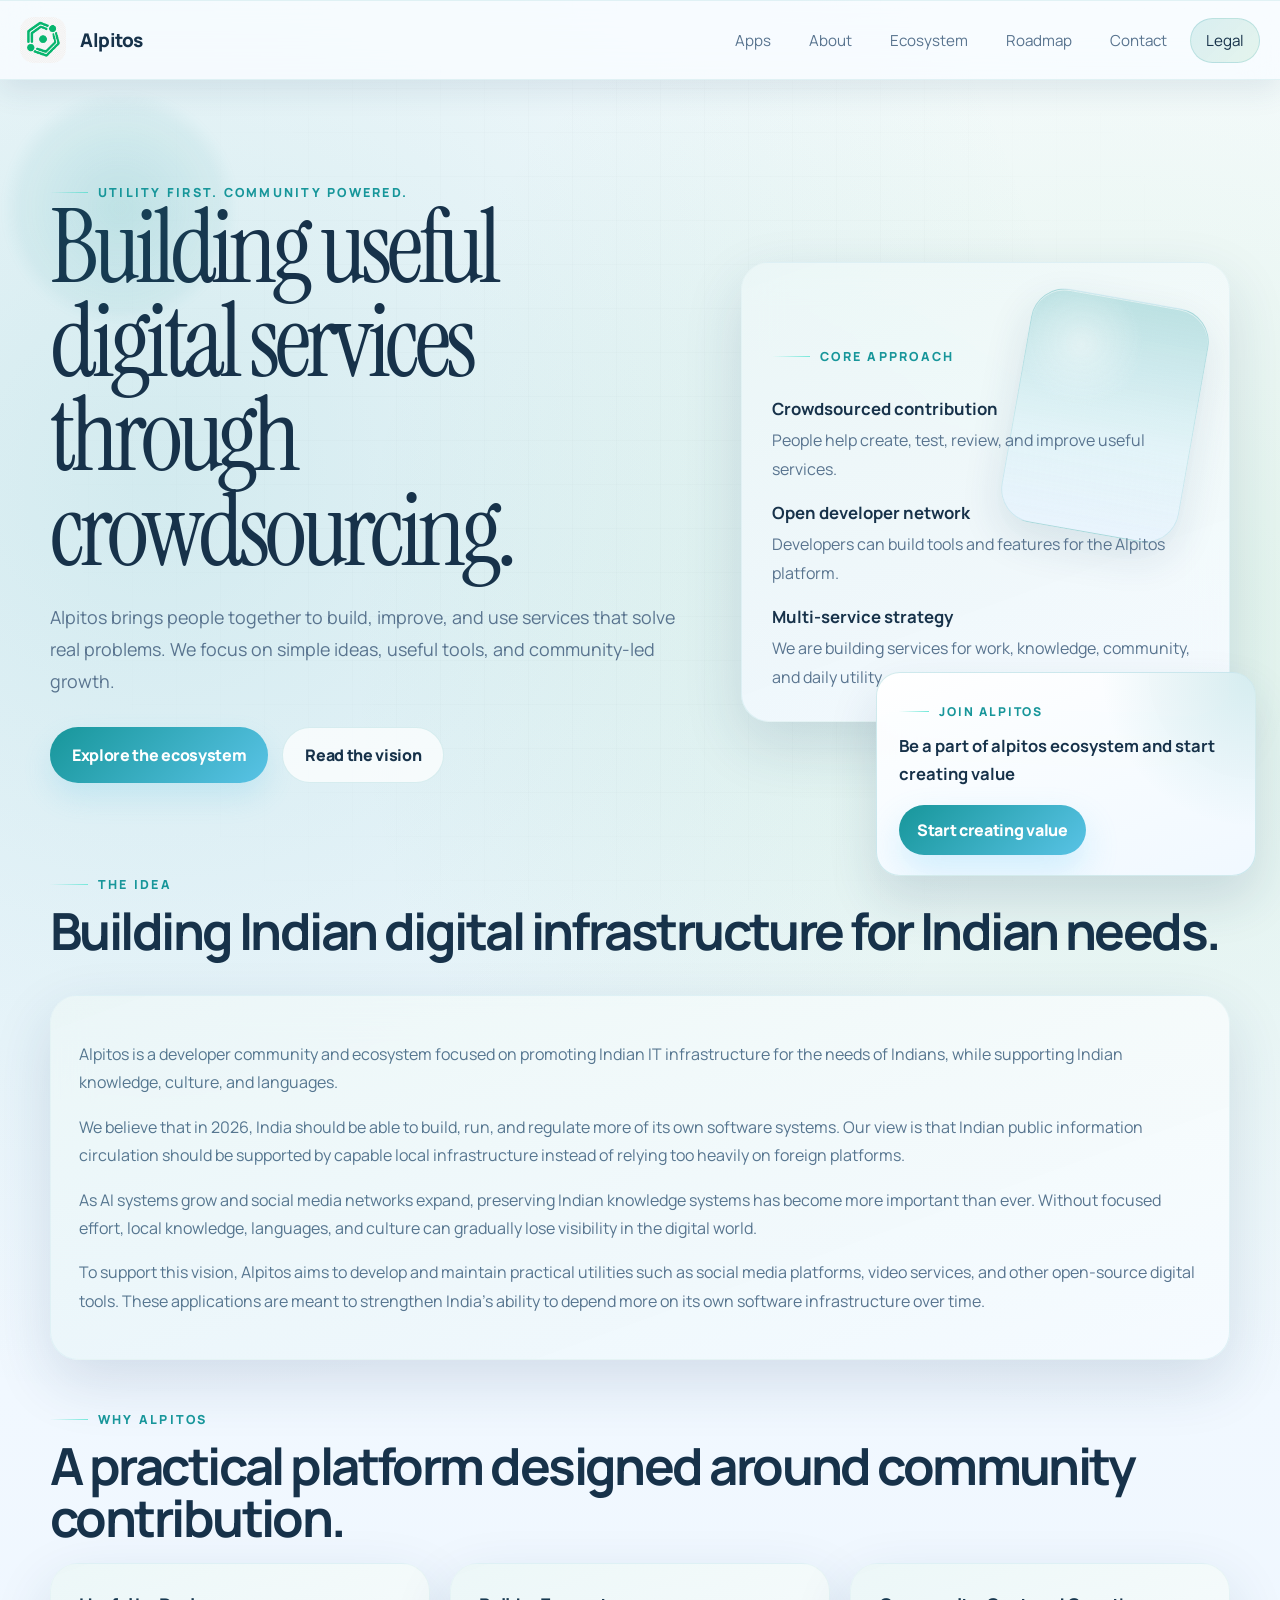
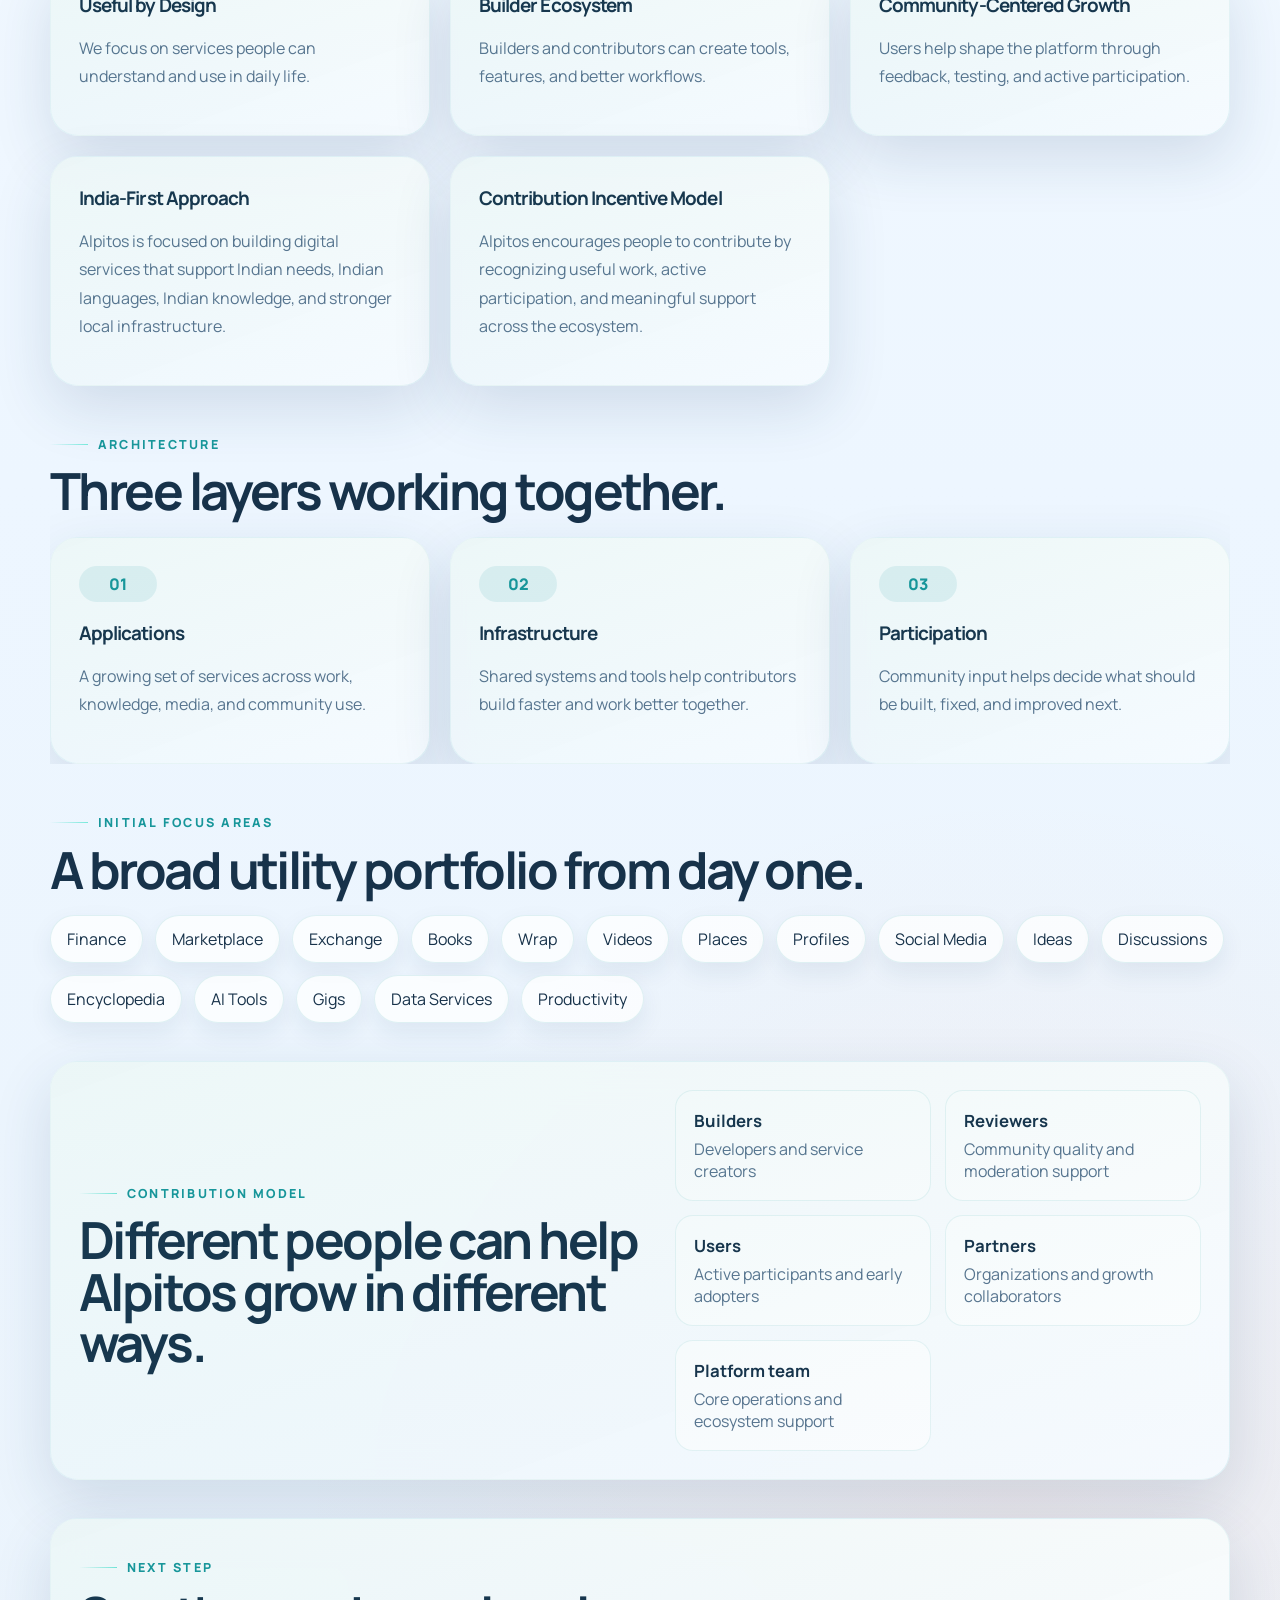
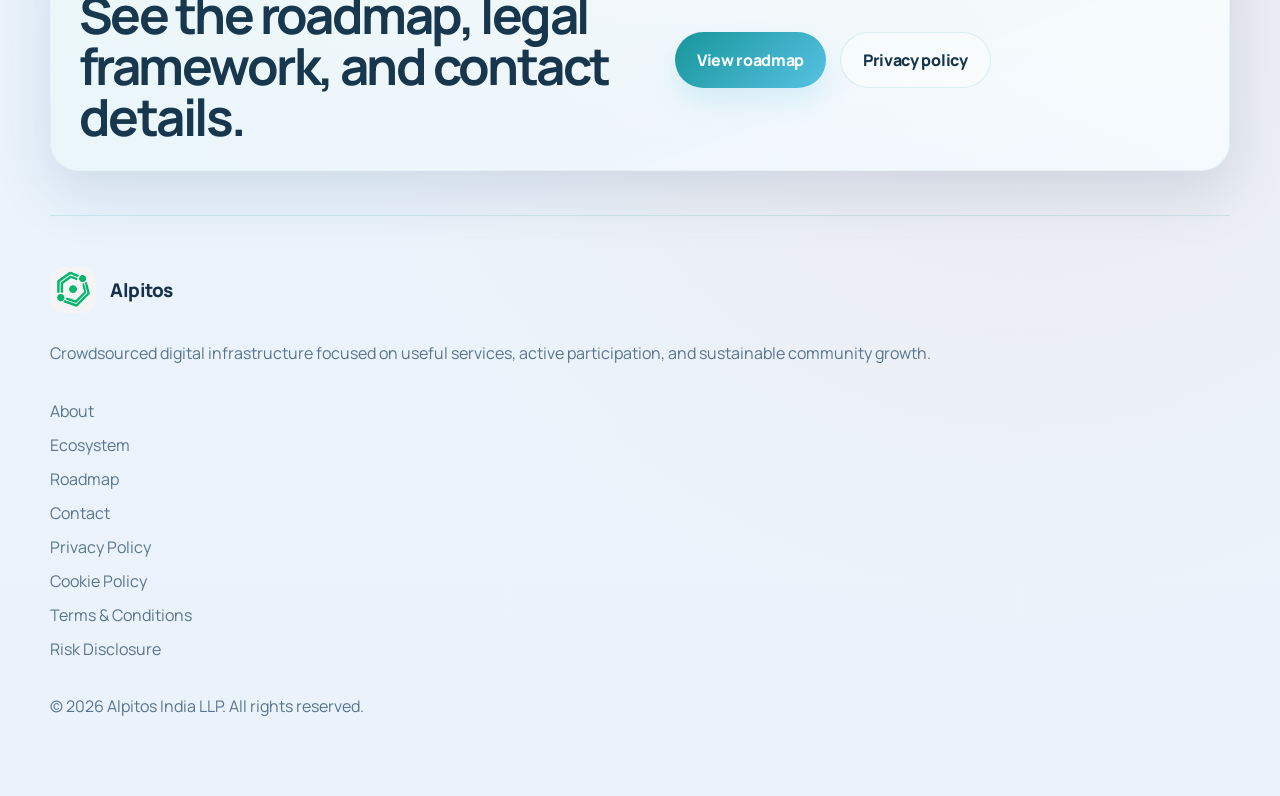
<file: index.html>
<!DOCTYPE html>
<html lang="en">
  <head>
    <meta charset="UTF-8" />
    <meta name="viewport" content="width=device-width, initial-scale=1.0" />
    <title>Alpitos | Crowdsourced Utility Platform</title>
    <meta
      name="description"
      content="Alpitos is building a crowdsourced utility platform where contributors, builders, and users create practical services with measurable community value."
    />
    <link rel="icon" href="favicon.ico" sizes="any" />
    <link rel="icon" type="image/png" sizes="32x32" href="favicon-32x32.png" />
    <link rel="icon" type="image/png" sizes="16x16" href="favicon-16x16.png" />
    <link rel="apple-touch-icon" sizes="180x180" href="apple-touch-icon.png" />
    <link rel="preconnect" href="https://fonts.googleapis.com" />
    <link rel="preconnect" href="https://fonts.gstatic.com" crossorigin />
    <link
      href="https://fonts.googleapis.com/css2?family=Instrument+Serif:ital@0;1&family=Manrope:wght@400;500;600;700;800&display=swap"
      rel="stylesheet"
    />
    <link rel="stylesheet" href="styles.css" />
    <script defer src="script.js"></script>
  </head>
  <body>
    <div class="page-shell">
      <header class="site-header">
        <a class="brand" href="index.html" aria-label="Alpitos home">
          <span class="brand-mark">A</span>
          <span class="brand-text">Alpitos</span>
        </a>
        <button class="nav-toggle" type="button" aria-expanded="false" aria-controls="site-nav">
          Menu
        </button>
        <nav id="site-nav" class="site-nav">
          <a href="https://apps.alpitos.com" target="_blank" rel="noreferrer">Apps</a>
          <a href="about.html">About</a>
          <a href="ecosystem.html">Ecosystem</a>
          <a href="roadmap.html">Roadmap</a>
          <a href="contact.html">Contact</a>
          <a class="nav-cta" href="terms-and-conditions.html">Legal</a>
        </nav>
      </header>

      <main>
        <section class="hero">
          <div class="eyebrow">Utility first. Community powered.</div>
          <div class="hero-grid">
            <div>
              <h1>Building useful digital services through crowdsourcing.</h1>
              <p class="lead">
                Alpitos brings people together to build, improve, and use services that solve
                real problems. We focus on simple ideas, useful tools, and community-led growth.
              </p>
              <div class="hero-actions">
                <a class="button primary" href="ecosystem.html">Explore the ecosystem</a>
                <a class="button secondary" href="about.html">Read the vision</a>
              </div>
            </div>
            <aside class="hero-card">
              <p class="card-label">Core approach</p>
              <ul class="metric-list">
                <li>
                  <strong>Crowdsourced contribution</strong>
                  <span>People help create, test, review, and improve useful services.</span>
                </li>
                <li>
                  <strong>Open developer network</strong>
                  <span>Developers can build tools and features for the Alpitos platform.</span>
                </li>
                <li>
                  <strong>Multi-service strategy</strong>
                  <span>We are building services for work, knowledge, community, and daily utility.</span>
                </li>
              </ul>
            </aside>
          </div>
        </section>

        <section class="section">
          <div class="section-heading">
            <p class="eyebrow">The idea</p>
            <h2>Building Indian digital infrastructure for Indian needs.</h2>
          </div>
          <div class="legal-copy">
            <p>
              Alpitos is a developer community and ecosystem focused on promoting Indian IT
              infrastructure for the needs of Indians, while supporting Indian knowledge, culture,
              and languages.
            </p>
            <p>
              We believe that in 2026, India should be able to build, run, and regulate more of
              its own software systems. Our view is that Indian public information circulation
              should be supported by capable local infrastructure instead of relying too heavily on
              foreign platforms.
            </p>
            <p>
              As AI systems grow and social media networks expand, preserving Indian knowledge
              systems has become more important than ever. Without focused effort, local knowledge,
              languages, and culture can gradually lose visibility in the digital world.
            </p>
            <p>
              To support this vision, Alpitos aims to develop and maintain practical utilities such
              as social media platforms, video services, and other open-source digital tools. These
              applications are meant to strengthen India's ability to depend more on its own
              software infrastructure over time.
            </p>
          </div>
        </section>

        <section class="section">
          <div class="section-heading">
            <p class="eyebrow">Why Alpitos</p>
            <h2>A practical platform designed around community contribution.</h2>
          </div>
          <div class="feature-grid">
            <article class="feature-card">
              <h3>Useful by Design</h3>
              <p>
                We focus on services people can understand and use in daily life.
              </p>
            </article>
            <article class="feature-card">
              <h3>Builder Ecosystem</h3>
              <p>
                Builders and contributors can create tools, features, and better workflows.
              </p>
            </article>
            <article class="feature-card">
              <h3>Community-Centered Growth</h3>
              <p>
                Users help shape the platform through feedback, testing, and active participation.
              </p>
            </article>
            <article class="feature-card">
              <h3>India-First Approach</h3>
              <p>
                Alpitos is focused on building digital services that support Indian needs, Indian
                languages, Indian knowledge, and stronger local infrastructure.
              </p>
            </article>
            <article class="feature-card">
              <h3>Contribution Incentive Model</h3>
              <p>
                Alpitos encourages people to contribute by recognizing useful work, active
                participation, and meaningful support across the ecosystem.
              </p>
            </article>
          </div>
        </section>

        <section class="section spotlight">
          <div class="section-heading">
            <p class="eyebrow">Architecture</p>
            <h2>Three layers working together.</h2>
          </div>
          <div class="pillars">
            <article>
              <span>01</span>
              <h3>Applications</h3>
              <p>
                A growing set of services across work, knowledge, media, and community use.
              </p>
            </article>
            <article>
              <span>02</span>
              <h3>Infrastructure</h3>
              <p>
                Shared systems and tools help contributors build faster and work better together.
              </p>
            </article>
            <article>
              <span>03</span>
              <h3>Participation</h3>
              <p>
                Community input helps decide what should be built, fixed, and improved next.
              </p>
            </article>
          </div>
        </section>

        <section class="section">
          <div class="section-heading">
            <p class="eyebrow">Initial focus areas</p>
            <h2>A broad utility portfolio from day one.</h2>
          </div>
          <div class="tag-cloud">
            <span>Finance</span>
            <span>Marketplace</span>
            <span>Exchange</span>
            <span>Books</span>
            <span>Wrap</span>
            <span>Videos</span>
            <span>Places</span>
            <span>Profiles</span>
            <span>Social Media</span>
            <span>Ideas</span>
            <span>Discussions</span>
            <span>Encyclopedia</span>
            <span>AI Tools</span>
            <span>Gigs</span>
            <span>Data Services</span>
            <span>Productivity</span>
          </div>
        </section>

        <section class="section split-banner">
          <div>
            <p class="eyebrow">Contribution model</p>
            <h2>Different people can help Alpitos grow in different ways.</h2>
          </div>
          <div class="allocation-card">
            <a href="builders.html"><strong>Builders</strong><span>Developers and service creators</span></a>
            <a href="reviewers.html"><strong>Reviewers</strong><span>Community quality and moderation support</span></a>
            <a href="users.html"><strong>Users</strong><span>Active participants and early adopters</span></a>
            <a href="partners.html"><strong>Partners</strong><span>Organizations and growth collaborators</span></a>
            <a href="platform-team.html"><strong>Platform team</strong><span>Core operations and ecosystem support</span></a>
          </div>
        </section>

        <section class="section cta-panel">
          <div>
            <p class="eyebrow">Next step</p>
            <h2>See the roadmap, legal framework, and contact details.</h2>
          </div>
          <div class="hero-actions">
            <a class="button primary" href="roadmap.html">View roadmap</a>
            <a class="button secondary" href="privacy-policy.html">Privacy policy</a>
          </div>
        </section>
      </main>

      <footer class="site-footer">
        <div>
          <a class="brand footer-brand" href="index.html">
            <span class="brand-mark">A</span>
            <span class="brand-text">Alpitos</span>
          </a>
          <p class="footer-copy">
            Crowdsourced digital infrastructure focused on useful services, active participation,
            and sustainable community growth.
          </p>
        </div>
        <div class="footer-links">
          <a href="about.html">About</a>
          <a href="ecosystem.html">Ecosystem</a>
          <a href="roadmap.html">Roadmap</a>
          <a href="contact.html">Contact</a>
          <a href="privacy-policy.html">Privacy Policy</a>
          <a href="cookie-policy.html">Cookie Policy</a>
          <a href="terms-and-conditions.html">Terms & Conditions</a>
          <a href="risk-disclosure.html">Risk Disclosure</a>
        </div>
        <p class="footer-note">
          &copy; <span id="current-year"></span> Alpitos India LLP. All rights reserved.
        </p>
      </footer>
    </div>
  </body>
</html>
</file>
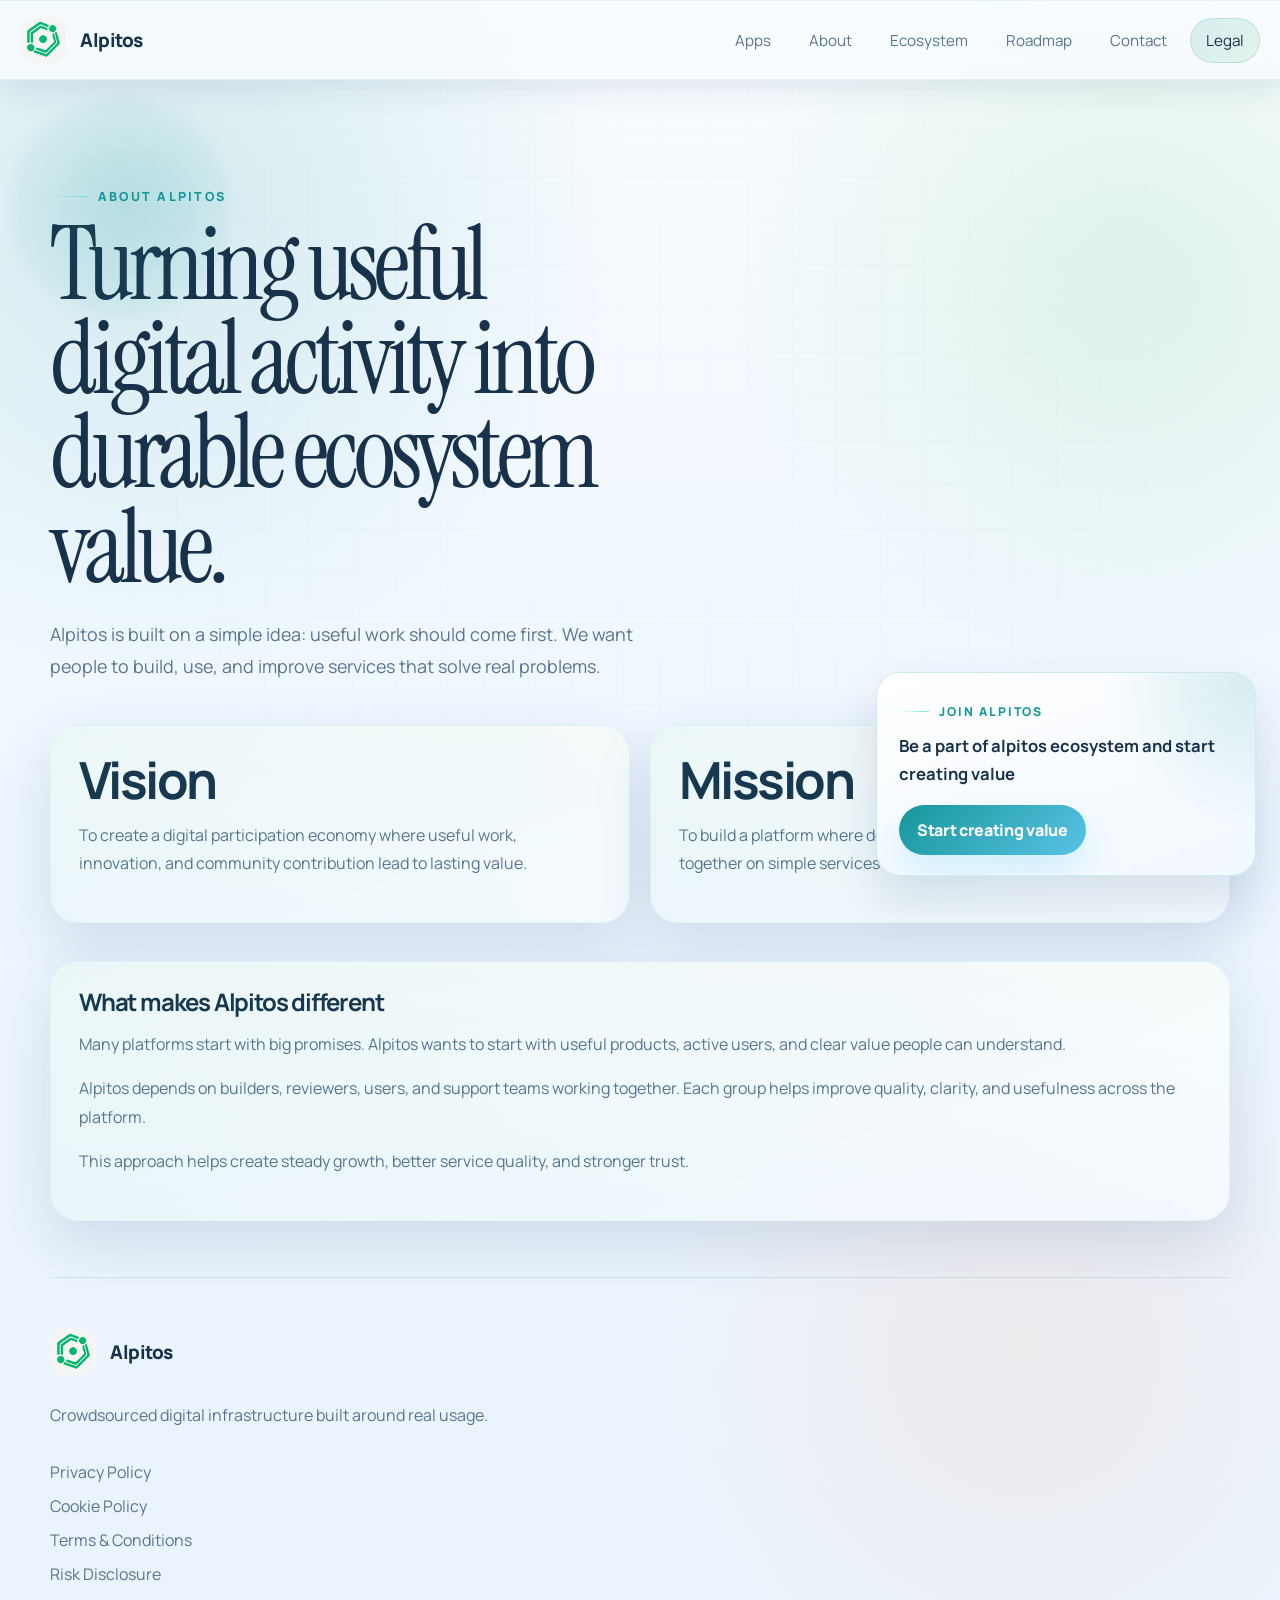
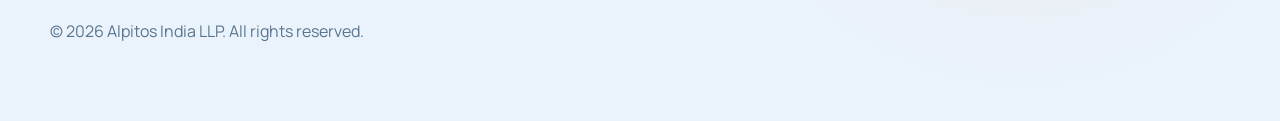
<file: about.html>
<!DOCTYPE html>
<html lang="en">
  <head>
    <meta charset="UTF-8" />
    <meta name="viewport" content="width=device-width, initial-scale=1.0" />
    <title>About Alpitos</title>
    <meta
      name="description"
      content="Learn about Alpitos, its mission, and its vision for a crowdsourced platform built around practical utility and community contribution."
    />
    <link rel="icon" href="favicon.ico" sizes="any" />
    <link rel="icon" type="image/png" sizes="32x32" href="favicon-32x32.png" />
    <link rel="icon" type="image/png" sizes="16x16" href="favicon-16x16.png" />
    <link rel="apple-touch-icon" sizes="180x180" href="apple-touch-icon.png" />
    <link rel="preconnect" href="https://fonts.googleapis.com" />
    <link rel="preconnect" href="https://fonts.gstatic.com" crossorigin />
    <link
      href="https://fonts.googleapis.com/css2?family=Instrument+Serif:ital@0;1&family=Manrope:wght@400;500;600;700;800&display=swap"
      rel="stylesheet"
    />
    <link rel="stylesheet" href="styles.css" />
    <script defer src="script.js"></script>
  </head>
  <body>
    <div class="page-shell">
      <header class="site-header">
        <a class="brand" href="index.html" aria-label="Alpitos home">
          <span class="brand-mark">A</span>
          <span class="brand-text">Alpitos</span>
        </a>
        <button class="nav-toggle" type="button" aria-expanded="false" aria-controls="site-nav">
          Menu
        </button>
        <nav id="site-nav" class="site-nav">
          <a href="https://apps.alpitos.com" target="_blank" rel="noreferrer">Apps</a>
          <a href="about.html">About</a>
          <a href="ecosystem.html">Ecosystem</a>
          <a href="roadmap.html">Roadmap</a>
          <a href="contact.html">Contact</a>
          <a class="nav-cta" href="terms-and-conditions.html">Legal</a>
        </nav>
      </header>

      <main class="page-main">
        <section class="page-hero">
          <p class="eyebrow">About Alpitos</p>
          <h1>Turning useful digital activity into durable ecosystem value.</h1>
          <p class="lead">
            Alpitos is built on a simple idea: useful work should come first. We want people to
            build, use, and improve services that solve real problems.
          </p>
        </section>

        <section class="content-grid">
          <article class="content-card">
            <h2>Vision</h2>
            <p>
              To create a digital participation economy where useful work, innovation, and
              community contribution lead to lasting value.
            </p>
          </article>
          <article class="content-card">
            <h2>Mission</h2>
            <p>
              To build a platform where developers, users, and organizations work together on
              simple services that solve real problems.
            </p>
          </article>
        </section>

        <section class="legal-copy">
          <h2>What makes Alpitos different</h2>
          <p>
            Many platforms start with big promises. Alpitos wants to start with useful products,
            active users, and clear value people can understand.
          </p>
          <p>
            Alpitos depends on builders, reviewers, users, and support teams working together.
            Each group helps improve quality, clarity, and usefulness across the platform.
          </p>
          <p>
            This approach helps create steady growth, better service quality, and stronger trust.
          </p>
        </section>
      </main>

      <footer class="site-footer">
        <div>
          <a class="brand footer-brand" href="index.html">
            <span class="brand-mark">A</span>
            <span class="brand-text">Alpitos</span>
          </a>
          <p class="footer-copy">Crowdsourced digital infrastructure built around real usage.</p>
        </div>
        <div class="footer-links">
          <a href="privacy-policy.html">Privacy Policy</a>
          <a href="cookie-policy.html">Cookie Policy</a>
          <a href="terms-and-conditions.html">Terms & Conditions</a>
          <a href="risk-disclosure.html">Risk Disclosure</a>
        </div>
        <p class="footer-note">&copy; <span id="current-year"></span> Alpitos India LLP. All rights reserved.</p>
      </footer>
    </div>
  </body>
</html>
</file>
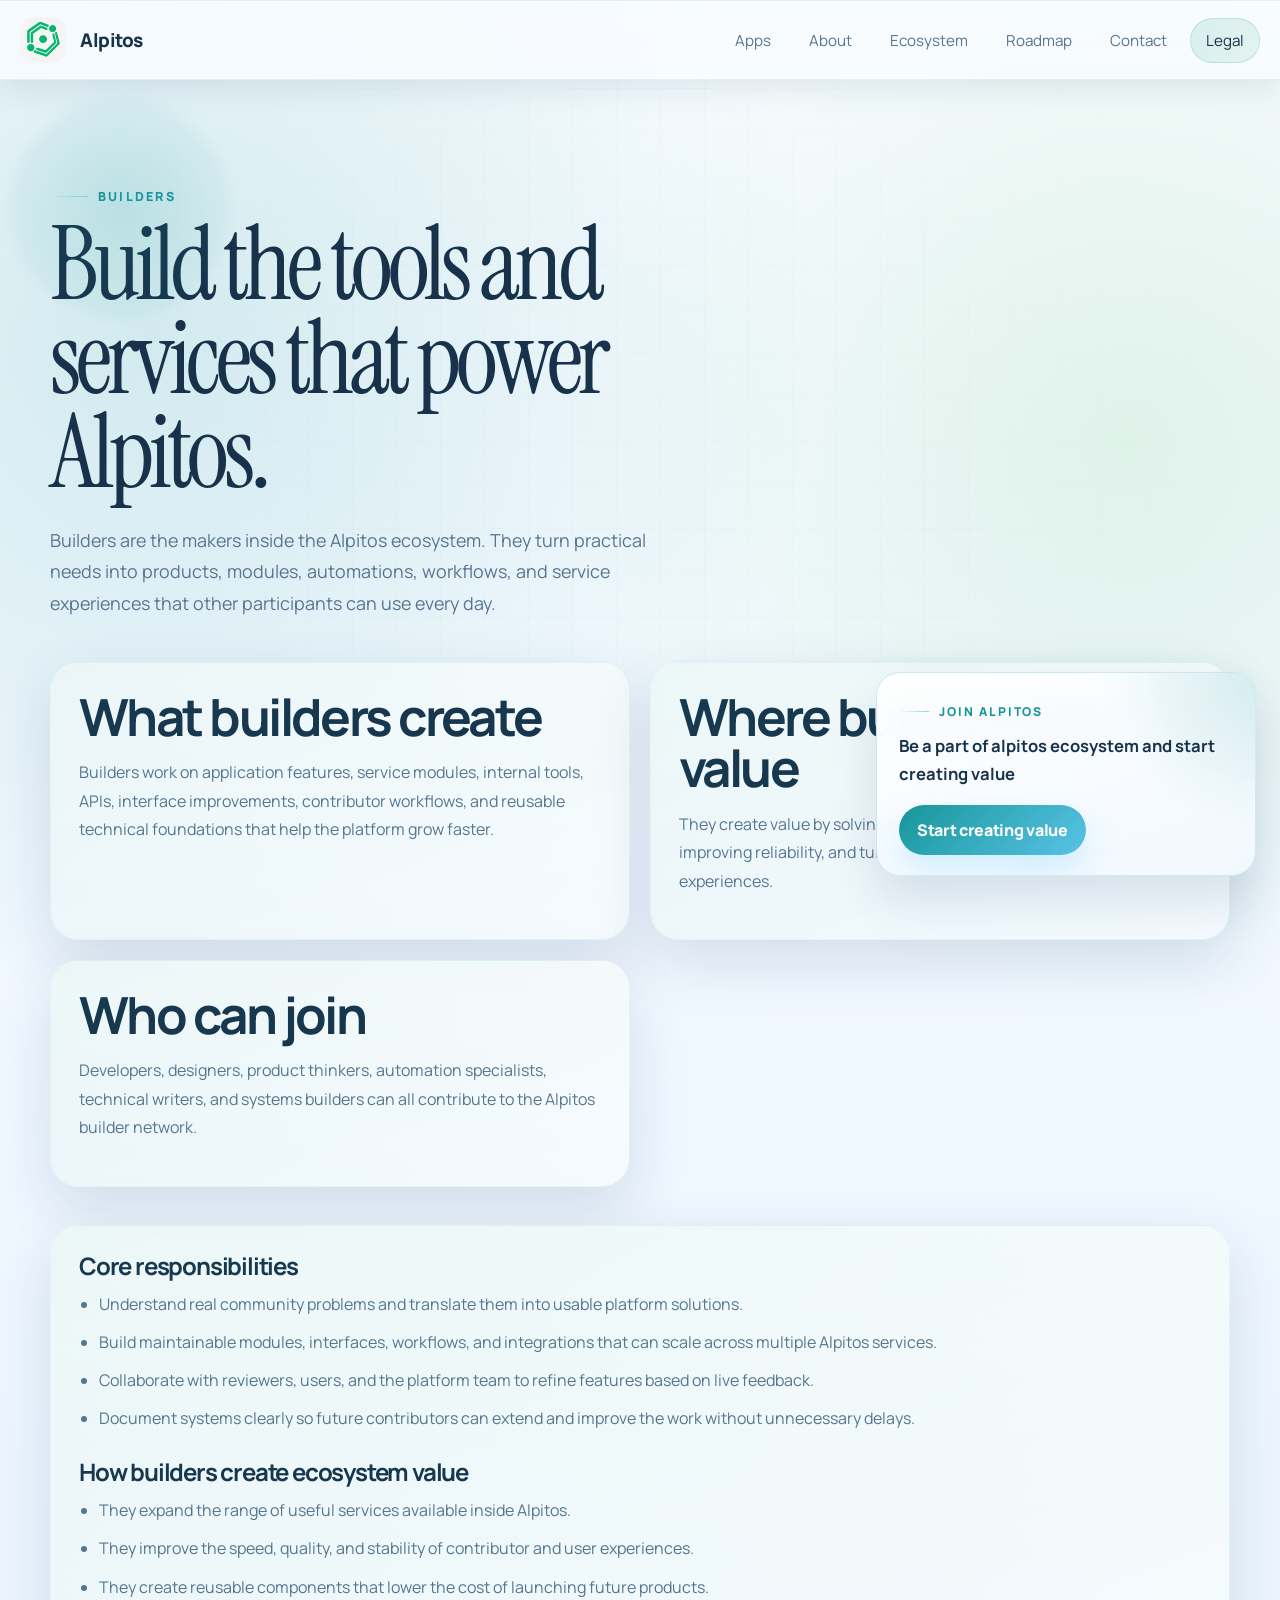
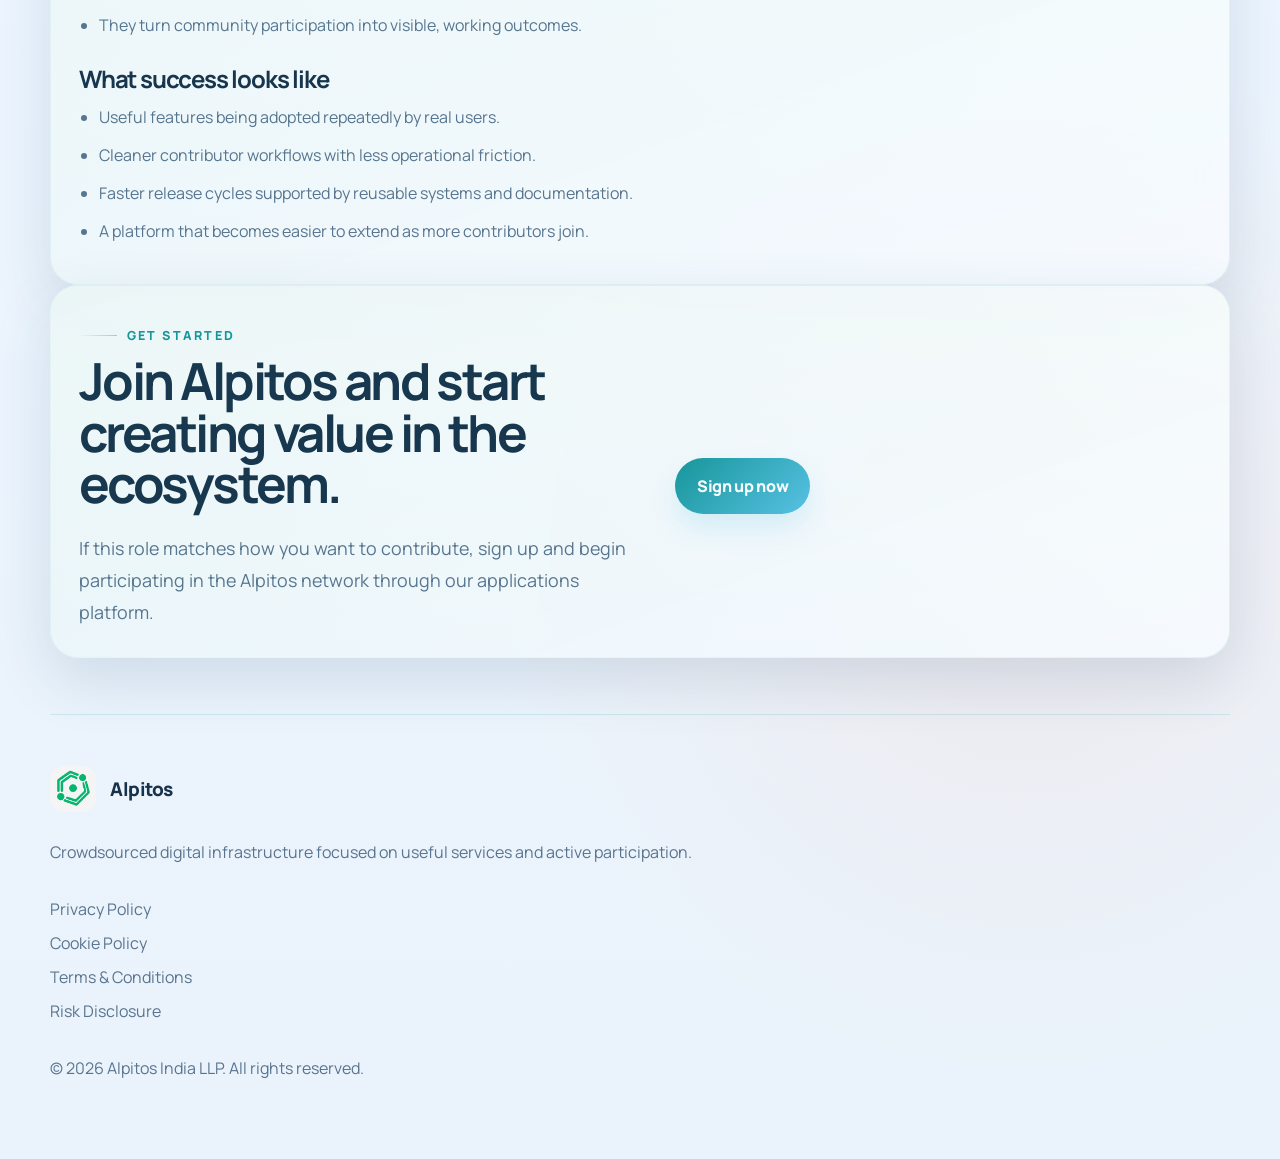
<file: builders.html>
<!DOCTYPE html>
<html lang="en">
  <head>
    <meta charset="UTF-8" />
    <meta name="viewport" content="width=device-width, initial-scale=1.0" />
    <title>Builders at Alpitos</title>
    <meta
      name="description"
      content="Learn how builders create value inside the Alpitos ecosystem and how to join the community."
    />
    <link rel="icon" href="favicon.ico" sizes="any" />
    <link rel="icon" type="image/png" sizes="32x32" href="favicon-32x32.png" />
    <link rel="icon" type="image/png" sizes="16x16" href="favicon-16x16.png" />
    <link rel="apple-touch-icon" sizes="180x180" href="apple-touch-icon.png" />
    <link rel="preconnect" href="https://fonts.googleapis.com" />
    <link rel="preconnect" href="https://fonts.gstatic.com" crossorigin />
    <link
      href="https://fonts.googleapis.com/css2?family=Instrument+Serif:ital@0;1&family=Manrope:wght@400;500;600;700;800&display=swap"
      rel="stylesheet"
    />
    <link rel="stylesheet" href="styles.css" />
    <script defer src="script.js"></script>
  </head>
  <body>
    <div class="page-shell">
      <header class="site-header">
        <a class="brand" href="index.html" aria-label="Alpitos home">
          <span class="brand-mark">A</span>
          <span class="brand-text">Alpitos</span>
        </a>
        <button class="nav-toggle" type="button" aria-expanded="false" aria-controls="site-nav">
          Menu
        </button>
        <nav id="site-nav" class="site-nav">
          <a href="https://apps.alpitos.com" target="_blank" rel="noreferrer">Apps</a>
          <a href="about.html">About</a>
          <a href="ecosystem.html">Ecosystem</a>
          <a href="roadmap.html">Roadmap</a>
          <a href="contact.html">Contact</a>
          <a class="nav-cta" href="terms-and-conditions.html">Legal</a>
        </nav>
      </header>

      <main class="page-main">
        <section class="page-hero">
          <p class="eyebrow">Builders</p>
          <h1>Build the tools and services that power Alpitos.</h1>
          <p class="lead">
            Builders are the makers inside the Alpitos ecosystem. They turn practical needs into products, modules, automations, workflows, and service experiences that other participants can use every day.
          </p>
        </section>

        <section class="content-grid">
          <article class="content-card">
            <h2>What builders create</h2>
            <p>Builders work on application features, service modules, internal tools, APIs, interface improvements, contributor workflows, and reusable technical foundations that help the platform grow faster.</p>
          </article>
          <article class="content-card">
            <h2>Where builders add value</h2>
            <p>They create value by solving real user problems, reducing friction, improving reliability, and turning community needs into useful digital experiences.</p>
          </article>
          <article class="content-card">
            <h2>Who can join</h2>
            <p>Developers, designers, product thinkers, automation specialists, technical writers, and systems builders can all contribute to the Alpitos builder network.</p>
          </article>
        </section>

        <section class="legal-copy">
          <h2>Core responsibilities</h2>
          <ul>
<li>Understand real community problems and translate them into usable platform solutions.</li>
            <li>Build maintainable modules, interfaces, workflows, and integrations that can scale across multiple Alpitos services.</li>
            <li>Collaborate with reviewers, users, and the platform team to refine features based on live feedback.</li>
            <li>Document systems clearly so future contributors can extend and improve the work without unnecessary delays.</li>
          </ul>
          <h2>How builders create ecosystem value</h2>
          <ul>
<li>They expand the range of useful services available inside Alpitos.</li>
            <li>They improve the speed, quality, and stability of contributor and user experiences.</li>
            <li>They create reusable components that lower the cost of launching future products.</li>
            <li>They turn community participation into visible, working outcomes.</li>
          </ul>
          <h2>What success looks like</h2>
          <ul>
<li>Useful features being adopted repeatedly by real users.</li>
            <li>Cleaner contributor workflows with less operational friction.</li>
            <li>Faster release cycles supported by reusable systems and documentation.</li>
            <li>A platform that becomes easier to extend as more contributors join.</li>
          </ul>
        </section>

        <section class="cta-panel">
          <div>
            <p class="eyebrow">Get started</p>
            <h2>Join Alpitos and start creating value in the ecosystem.</h2>
            <p class="lead">
              If this role matches how you want to contribute, sign up and begin participating in the
              Alpitos network through our applications platform.
            </p>
          </div>
          <div class="hero-actions">
            <a class="button primary" href="https://apps.alpitos.com/signup" target="_blank" rel="noreferrer">Sign up now</a>
          </div>
        </section>
      </main>

      <footer class="site-footer">
        <div>
          <a class="brand footer-brand" href="index.html">
            <span class="brand-mark">A</span>
            <span class="brand-text">Alpitos</span>
          </a>
          <p class="footer-copy">Crowdsourced digital infrastructure focused on useful services and active participation.</p>
        </div>
        <div class="footer-links">
          <a href="privacy-policy.html">Privacy Policy</a>
          <a href="cookie-policy.html">Cookie Policy</a>
          <a href="terms-and-conditions.html">Terms & Conditions</a>
          <a href="risk-disclosure.html">Risk Disclosure</a>
        </div>
        <p class="footer-note">&copy; <span id="current-year"></span> Alpitos India LLP. All rights reserved.</p>
      </footer>
    </div>
  </body>
</html>
</file>
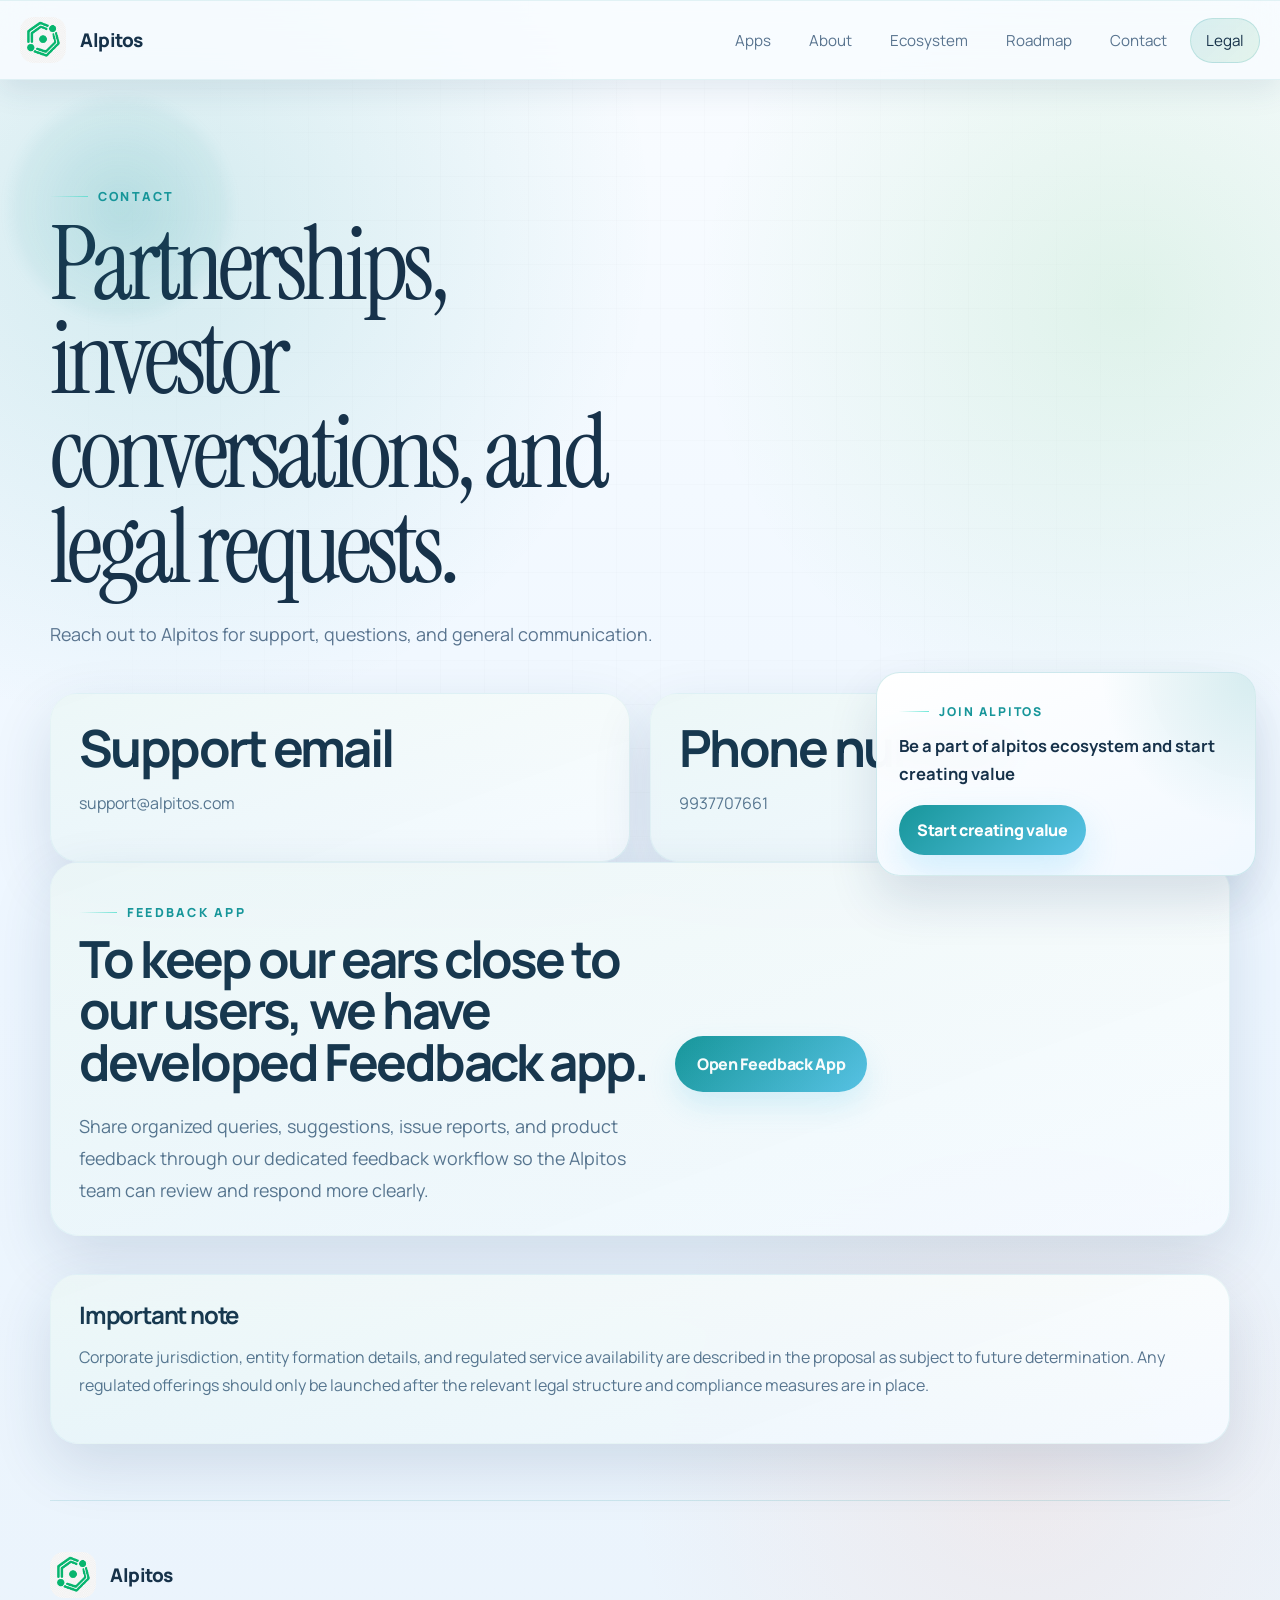
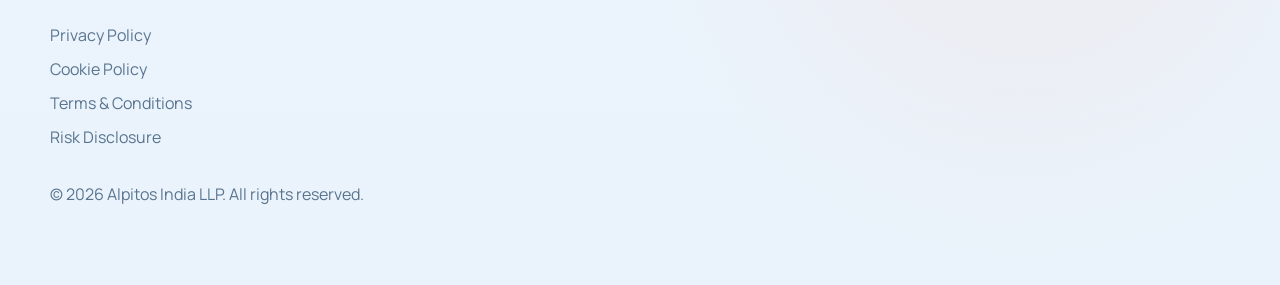
<file: contact.html>
<!DOCTYPE html>
<html lang="en">
  <head>
    <meta charset="UTF-8" />
    <meta name="viewport" content="width=device-width, initial-scale=1.0" />
    <title>Contact Alpitos</title>
    <meta
      name="description"
      content="Contact Alpitos for partnerships, legal queries, investor discussions, and ecosystem collaboration."
    />
    <link rel="icon" href="favicon.ico" sizes="any" />
    <link rel="icon" type="image/png" sizes="32x32" href="favicon-32x32.png" />
    <link rel="icon" type="image/png" sizes="16x16" href="favicon-16x16.png" />
    <link rel="apple-touch-icon" sizes="180x180" href="apple-touch-icon.png" />
    <link rel="preconnect" href="https://fonts.googleapis.com" />
    <link rel="preconnect" href="https://fonts.gstatic.com" crossorigin />
    <link
      href="https://fonts.googleapis.com/css2?family=Instrument+Serif:ital@0;1&family=Manrope:wght@400;500;600;700;800&display=swap"
      rel="stylesheet"
    />
    <link rel="stylesheet" href="styles.css" />
    <script defer src="script.js"></script>
  </head>
  <body>
    <div class="page-shell">
      <header class="site-header">
        <a class="brand" href="index.html" aria-label="Alpitos home">
          <span class="brand-mark">A</span>
          <span class="brand-text">Alpitos</span>
        </a>
        <button class="nav-toggle" type="button" aria-expanded="false" aria-controls="site-nav">
          Menu
        </button>
        <nav id="site-nav" class="site-nav">
          <a href="https://apps.alpitos.com" target="_blank" rel="noreferrer">Apps</a>
          <a href="about.html">About</a>
          <a href="ecosystem.html">Ecosystem</a>
          <a href="roadmap.html">Roadmap</a>
          <a href="contact.html">Contact</a>
          <a class="nav-cta" href="terms-and-conditions.html">Legal</a>
        </nav>
      </header>

      <main class="page-main">
        <section class="page-hero">
          <p class="eyebrow">Contact</p>
          <h1>Partnerships, investor conversations, and legal requests.</h1>
          <p class="lead">
            Reach out to Alpitos for support, questions, and general communication.
          </p>
        </section>

        <section class="content-grid">
          <article class="content-card">
            <h2>Support email</h2>
            <p><a href="mailto:support@alpitos.com">support@alpitos.com</a></p>
          </article>
          <article class="content-card">
            <h2>Phone number</h2>
            <p><a href="tel:9937707661">9937707661</a></p>
          </article>
        </section>

        <section class="cta-panel">
          <div>
            <p class="eyebrow">Feedback App</p>
            <h2>To keep our ears close to our users, we have developed Feedback app.</h2>
            <p class="lead">
              Share organized queries, suggestions, issue reports, and product feedback through our
              dedicated feedback workflow so the Alpitos team can review and respond more clearly.
            </p>
          </div>
          <div class="hero-actions">
            <a class="button primary" href="https://apps.alpitos.com/login?redirectTo=%2Fapplications%2Ffeedback" target="_blank" rel="noreferrer">Open Feedback App</a>
          </div>
        </section>

        <section class="legal-copy">
          <h2>Important note</h2>
          <p>
            Corporate jurisdiction, entity formation details, and regulated service availability
            are described in the proposal as subject to future determination. Any regulated
            offerings should only be launched after the relevant legal structure and compliance
            measures are in place.
          </p>
        </section>
      </main>

      <footer class="site-footer">
        <div>
          <a class="brand footer-brand" href="index.html">
            <span class="brand-mark">A</span>
            <span class="brand-text">Alpitos</span>
          </a>
        </div>
        <div class="footer-links">
          <a href="privacy-policy.html">Privacy Policy</a>
          <a href="cookie-policy.html">Cookie Policy</a>
          <a href="terms-and-conditions.html">Terms & Conditions</a>
          <a href="risk-disclosure.html">Risk Disclosure</a>
        </div>
        <p class="footer-note">&copy; <span id="current-year"></span> Alpitos India LLP. All rights reserved.</p>
      </footer>
    </div>
  </body>
</html>
</file>
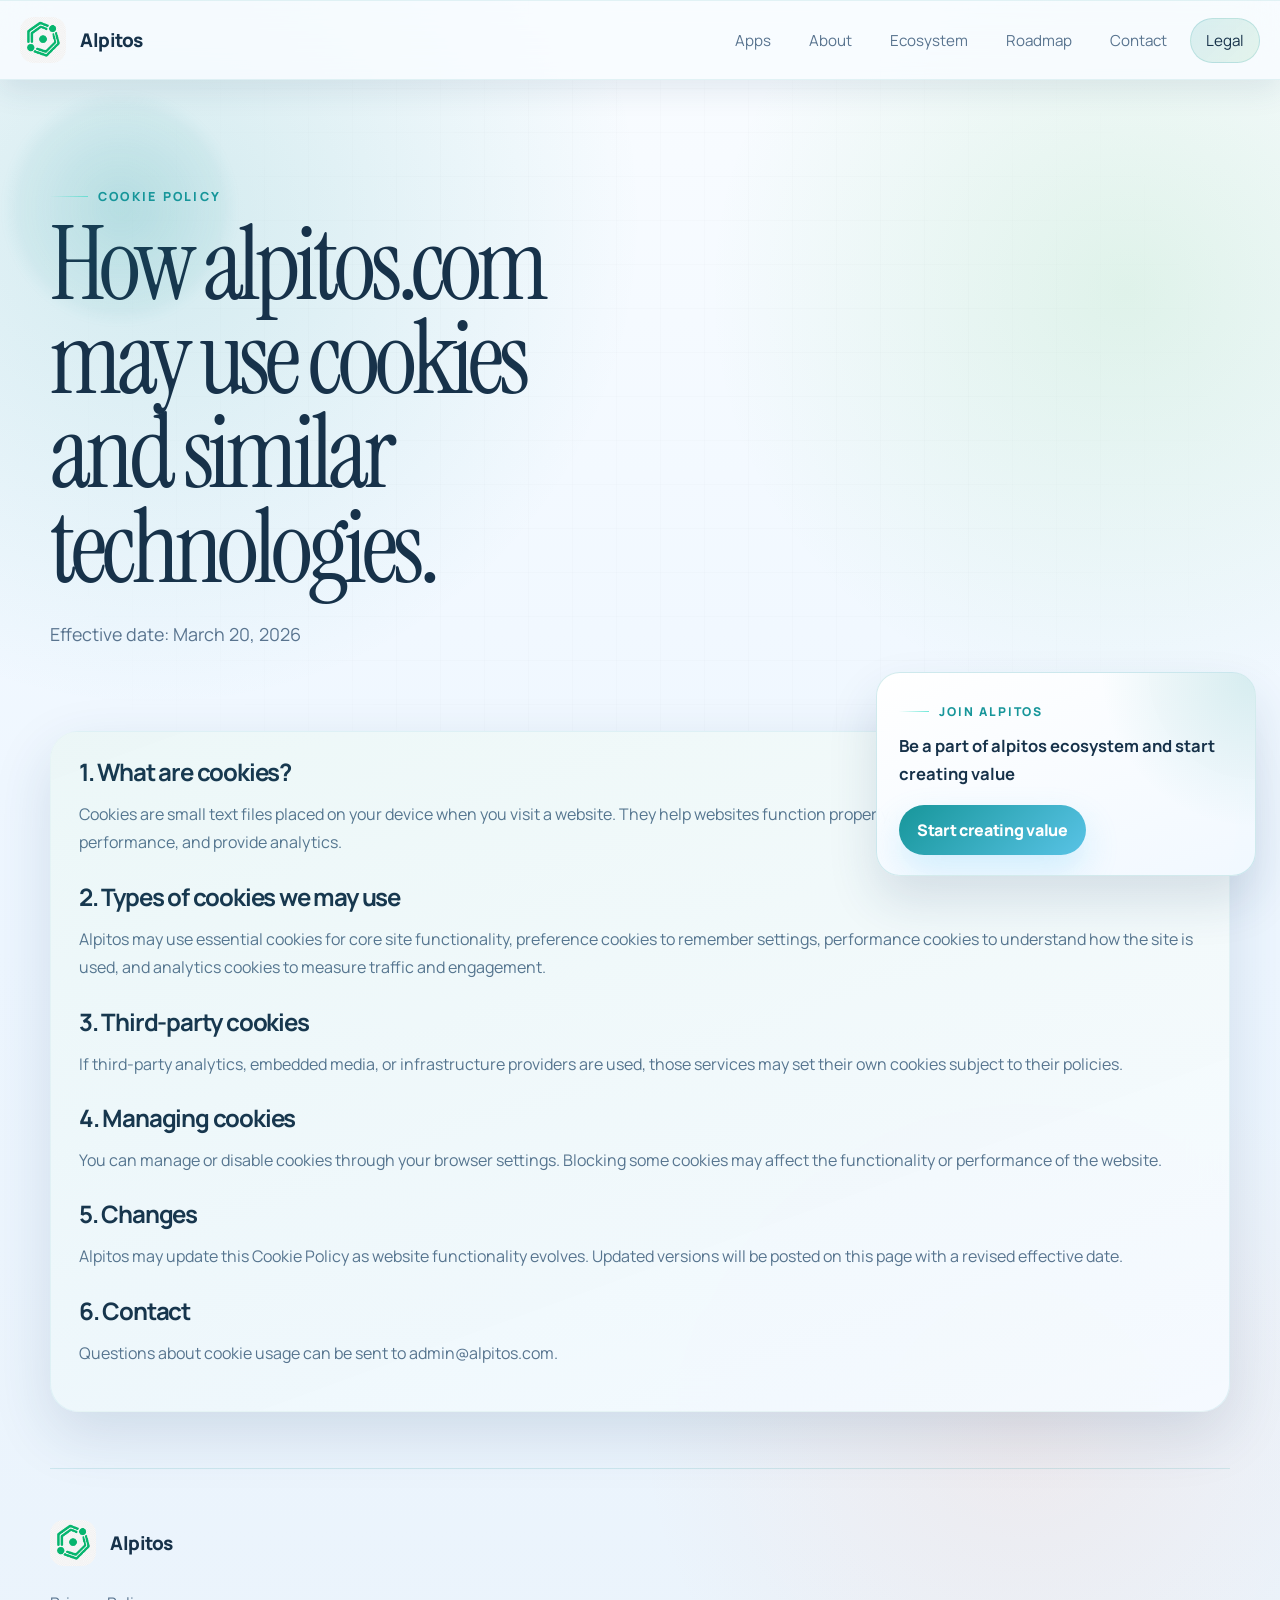
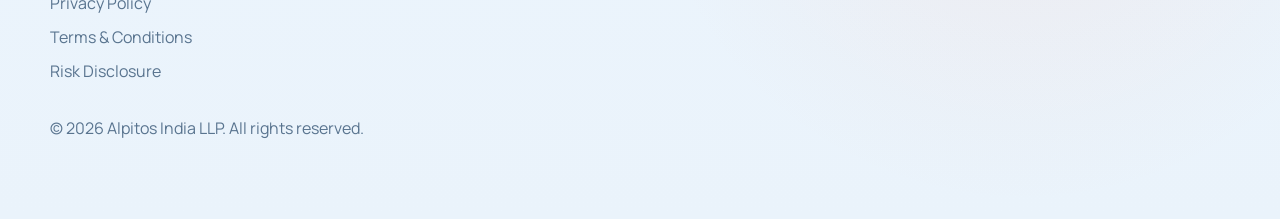
<file: cookie-policy.html>
<!DOCTYPE html>
<html lang="en">
  <head>
    <meta charset="UTF-8" />
    <meta name="viewport" content="width=device-width, initial-scale=1.0" />
    <title>Cookie Policy | Alpitos</title>
    <meta
      name="description"
      content="Read the Alpitos cookie policy covering essential, analytics, performance, and preference cookies used on alpitos.com."
    />
    <link rel="icon" href="favicon.ico" sizes="any" />
    <link rel="icon" type="image/png" sizes="32x32" href="favicon-32x32.png" />
    <link rel="icon" type="image/png" sizes="16x16" href="favicon-16x16.png" />
    <link rel="apple-touch-icon" sizes="180x180" href="apple-touch-icon.png" />
    <link rel="preconnect" href="https://fonts.googleapis.com" />
    <link rel="preconnect" href="https://fonts.gstatic.com" crossorigin />
    <link
      href="https://fonts.googleapis.com/css2?family=Instrument+Serif:ital@0;1&family=Manrope:wght@400;500;600;700;800&display=swap"
      rel="stylesheet"
    />
    <link rel="stylesheet" href="styles.css" />
    <script defer src="script.js"></script>
  </head>
  <body>
    <div class="page-shell">
      <header class="site-header">
        <a class="brand" href="index.html" aria-label="Alpitos home">
          <span class="brand-mark">A</span>
          <span class="brand-text">Alpitos</span>
        </a>
        <button class="nav-toggle" type="button" aria-expanded="false" aria-controls="site-nav">
          Menu
        </button>
        <nav id="site-nav" class="site-nav">
          <a href="https://apps.alpitos.com" target="_blank" rel="noreferrer">Apps</a>
          <a href="about.html">About</a>
          <a href="ecosystem.html">Ecosystem</a>
          <a href="roadmap.html">Roadmap</a>
          <a href="contact.html">Contact</a>
          <a class="nav-cta" href="terms-and-conditions.html">Legal</a>
        </nav>
      </header>

      <main class="page-main">
        <section class="page-hero">
          <p class="eyebrow">Cookie Policy</p>
          <h1>How alpitos.com may use cookies and similar technologies.</h1>
          <p class="lead">Effective date: March 20, 2026</p>
        </section>

        <section class="legal-copy">
          <h2>1. What are cookies?</h2>
          <p>
            Cookies are small text files placed on your device when you visit a website. They help
            websites function properly, remember preferences, improve performance, and provide
            analytics.
          </p>

          <h2>2. Types of cookies we may use</h2>
          <p>
            Alpitos may use essential cookies for core site functionality, preference cookies to
            remember settings, performance cookies to understand how the site is used, and analytics
            cookies to measure traffic and engagement.
          </p>

          <h2>3. Third-party cookies</h2>
          <p>
            If third-party analytics, embedded media, or infrastructure providers are used, those
            services may set their own cookies subject to their policies.
          </p>

          <h2>4. Managing cookies</h2>
          <p>
            You can manage or disable cookies through your browser settings. Blocking some cookies
            may affect the functionality or performance of the website.
          </p>

          <h2>5. Changes</h2>
          <p>
            Alpitos may update this Cookie Policy as website functionality evolves. Updated versions
            will be posted on this page with a revised effective date.
          </p>

          <h2>6. Contact</h2>
          <p>
            Questions about cookie usage can be sent to
            <a href="mailto:admin@alpitos.com">admin@alpitos.com</a>.
          </p>
        </section>
      </main>

      <footer class="site-footer">
        <div>
          <a class="brand footer-brand" href="index.html">
            <span class="brand-mark">A</span>
            <span class="brand-text">Alpitos</span>
          </a>
        </div>
        <div class="footer-links">
          <a href="privacy-policy.html">Privacy Policy</a>
          <a href="terms-and-conditions.html">Terms & Conditions</a>
          <a href="risk-disclosure.html">Risk Disclosure</a>
        </div>
        <p class="footer-note">&copy; <span id="current-year"></span> Alpitos India LLP. All rights reserved.</p>
      </footer>
    </div>
  </body>
</html>
</file>
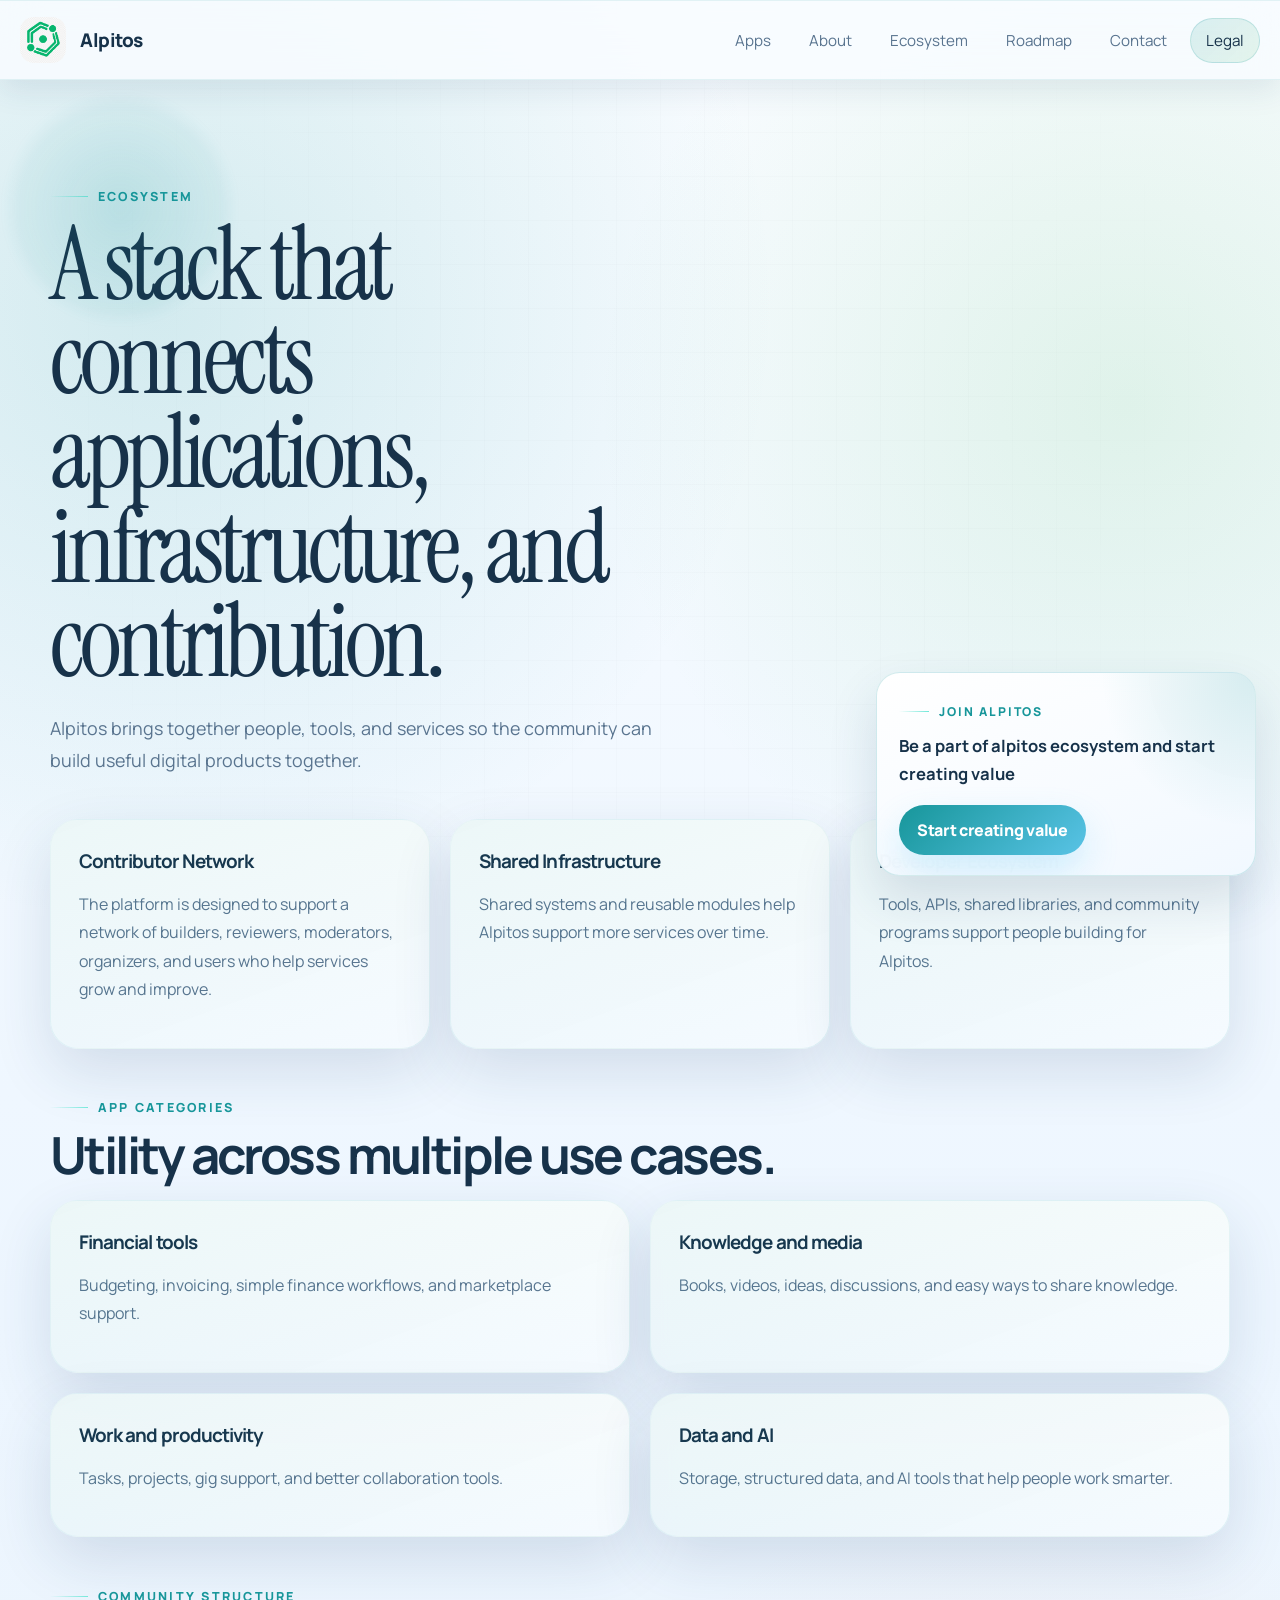
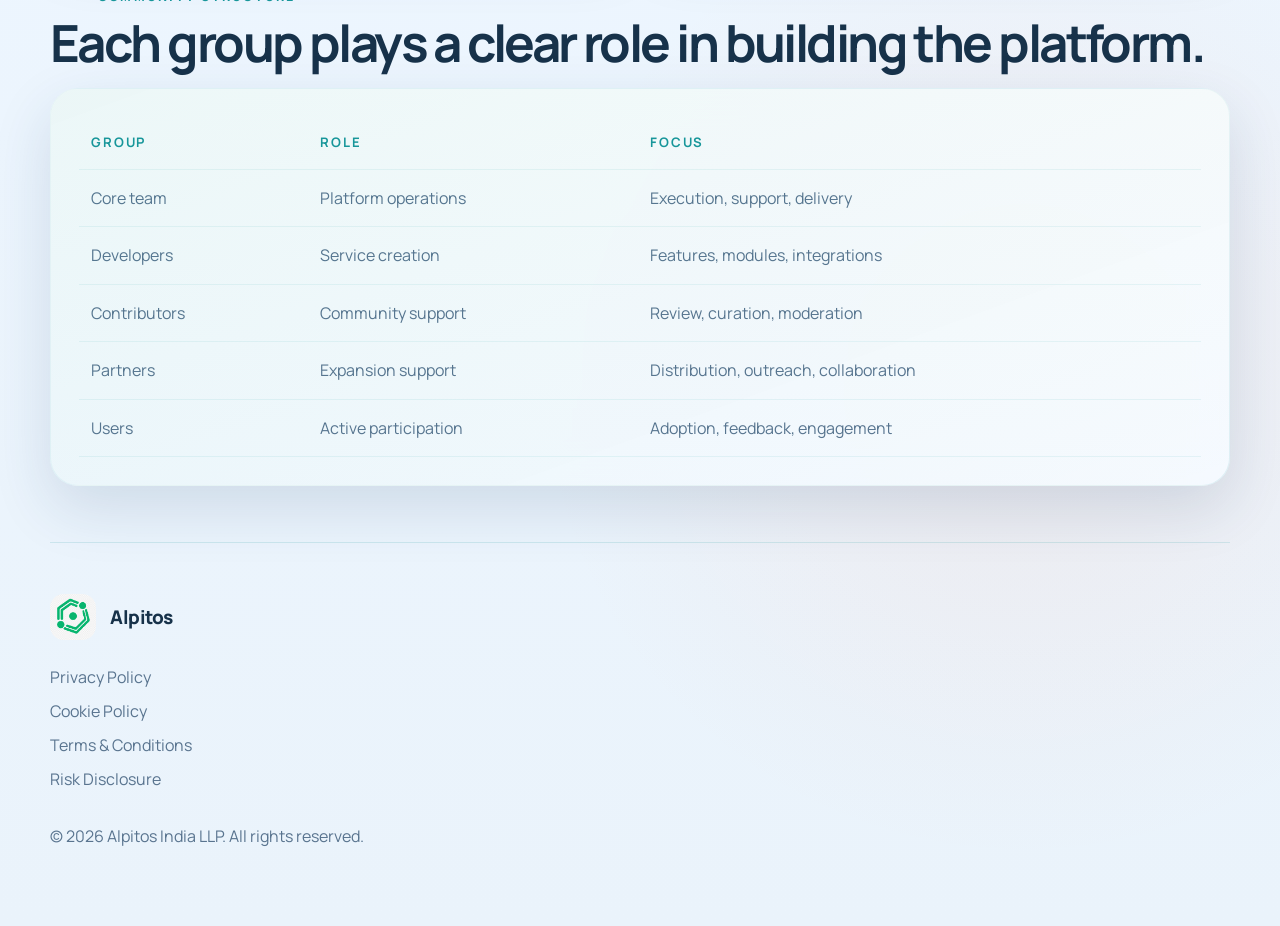
<file: ecosystem.html>
<!DOCTYPE html>
<html lang="en">
  <head>
    <meta charset="UTF-8" />
    <meta name="viewport" content="width=device-width, initial-scale=1.0" />
    <title>Alpitos Ecosystem</title>
    <meta
      name="description"
      content="Explore the Alpitos platform, including contributor workflows, developer tooling, application categories, and its community-driven operating model."
    />
    <link rel="icon" href="favicon.ico" sizes="any" />
    <link rel="icon" type="image/png" sizes="32x32" href="favicon-32x32.png" />
    <link rel="icon" type="image/png" sizes="16x16" href="favicon-16x16.png" />
    <link rel="apple-touch-icon" sizes="180x180" href="apple-touch-icon.png" />
    <link rel="preconnect" href="https://fonts.googleapis.com" />
    <link rel="preconnect" href="https://fonts.gstatic.com" crossorigin />
    <link
      href="https://fonts.googleapis.com/css2?family=Instrument+Serif:ital@0;1&family=Manrope:wght@400;500;600;700;800&display=swap"
      rel="stylesheet"
    />
    <link rel="stylesheet" href="styles.css" />
    <script defer src="script.js"></script>
  </head>
  <body>
    <div class="page-shell">
      <header class="site-header">
        <a class="brand" href="index.html" aria-label="Alpitos home">
          <span class="brand-mark">A</span>
          <span class="brand-text">Alpitos</span>
        </a>
        <button class="nav-toggle" type="button" aria-expanded="false" aria-controls="site-nav">
          Menu
        </button>
        <nav id="site-nav" class="site-nav">
          <a href="https://apps.alpitos.com" target="_blank" rel="noreferrer">Apps</a>
          <a href="about.html">About</a>
          <a href="ecosystem.html">Ecosystem</a>
          <a href="roadmap.html">Roadmap</a>
          <a href="contact.html">Contact</a>
          <a class="nav-cta" href="terms-and-conditions.html">Legal</a>
        </nav>
      </header>

      <main class="page-main">
        <section class="page-hero">
          <p class="eyebrow">Ecosystem</p>
          <h1>A stack that connects applications, infrastructure, and contribution.</h1>
          <p class="lead">
            Alpitos brings together people, tools, and services so the community can build useful
            digital products together.
          </p>
        </section>

        <section class="feature-grid">
          <article class="feature-card">
            <h3>Contributor Network</h3>
            <p>
              The platform is designed to support a network of builders, reviewers, moderators,
              organizers, and users who help services grow and improve.
            </p>
          </article>
          <article class="feature-card">
            <h3>Shared Infrastructure</h3>
            <p>
              Shared systems and reusable modules help Alpitos support more services over time.
            </p>
          </article>
          <article class="feature-card">
            <h3>Developer Ecosystem</h3>
            <p>
              Tools, APIs, shared libraries, and community programs support people building for Alpitos.
            </p>
          </article>
        </section>

        <section class="section">
          <div class="section-heading">
            <p class="eyebrow">App categories</p>
            <h2>Utility across multiple use cases.</h2>
          </div>
          <div class="content-grid">
            <article class="content-card">
              <h3>Financial tools</h3>
              <p>Budgeting, invoicing, simple finance workflows, and marketplace support.</p>
            </article>
            <article class="content-card">
              <h3>Knowledge and media</h3>
              <p>Books, videos, ideas, discussions, and easy ways to share knowledge.</p>
            </article>
            <article class="content-card">
              <h3>Work and productivity</h3>
              <p>Tasks, projects, gig support, and better collaboration tools.</p>
            </article>
            <article class="content-card">
              <h3>Data and AI</h3>
              <p>Storage, structured data, and AI tools that help people work smarter.</p>
            </article>
          </div>
        </section>

        <section class="section">
          <div class="section-heading">
            <p class="eyebrow">Community structure</p>
            <h2>Each group plays a clear role in building the platform.</h2>
          </div>
          <div class="table-card">
            <table>
              <thead>
                <tr>
                  <th>Group</th>
                  <th>Role</th>
                  <th>Focus</th>
                </tr>
              </thead>
              <tbody>
                <tr>
                  <td>Core team</td>
                  <td>Platform operations</td>
                  <td>Execution, support, delivery</td>
                </tr>
                <tr>
                  <td>Developers</td>
                  <td>Service creation</td>
                  <td>Features, modules, integrations</td>
                </tr>
                <tr>
                  <td>Contributors</td>
                  <td>Community support</td>
                  <td>Review, curation, moderation</td>
                </tr>
                <tr>
                  <td>Partners</td>
                  <td>Expansion support</td>
                  <td>Distribution, outreach, collaboration</td>
                </tr>
                <tr>
                  <td>Users</td>
                  <td>Active participation</td>
                  <td>Adoption, feedback, engagement</td>
                </tr>
              </tbody>
            </table>
          </div>
        </section>
      </main>

      <footer class="site-footer">
        <div>
          <a class="brand footer-brand" href="index.html">
            <span class="brand-mark">A</span>
            <span class="brand-text">Alpitos</span>
          </a>
        </div>
        <div class="footer-links">
          <a href="privacy-policy.html">Privacy Policy</a>
          <a href="cookie-policy.html">Cookie Policy</a>
          <a href="terms-and-conditions.html">Terms & Conditions</a>
          <a href="risk-disclosure.html">Risk Disclosure</a>
        </div>
        <p class="footer-note">&copy; <span id="current-year"></span> Alpitos India LLP. All rights reserved.</p>
      </footer>
    </div>
  </body>
</html>
</file>
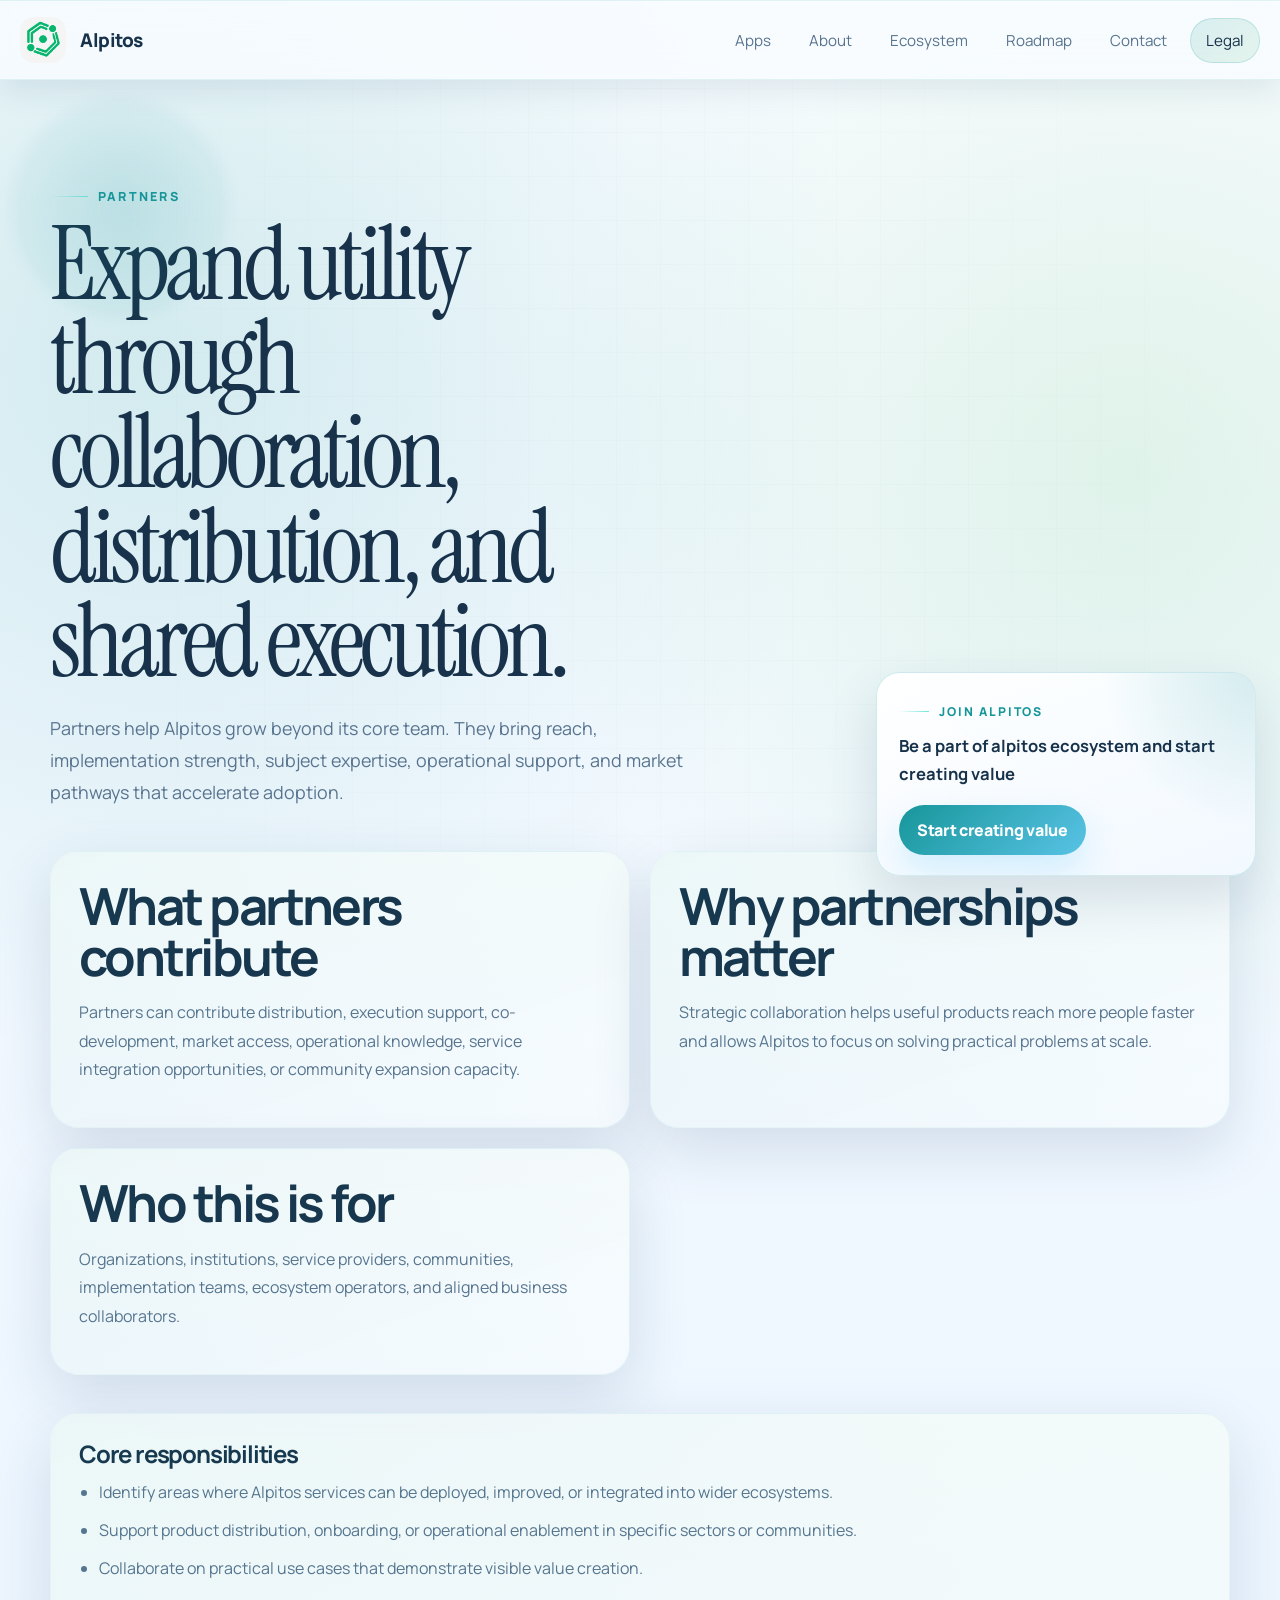
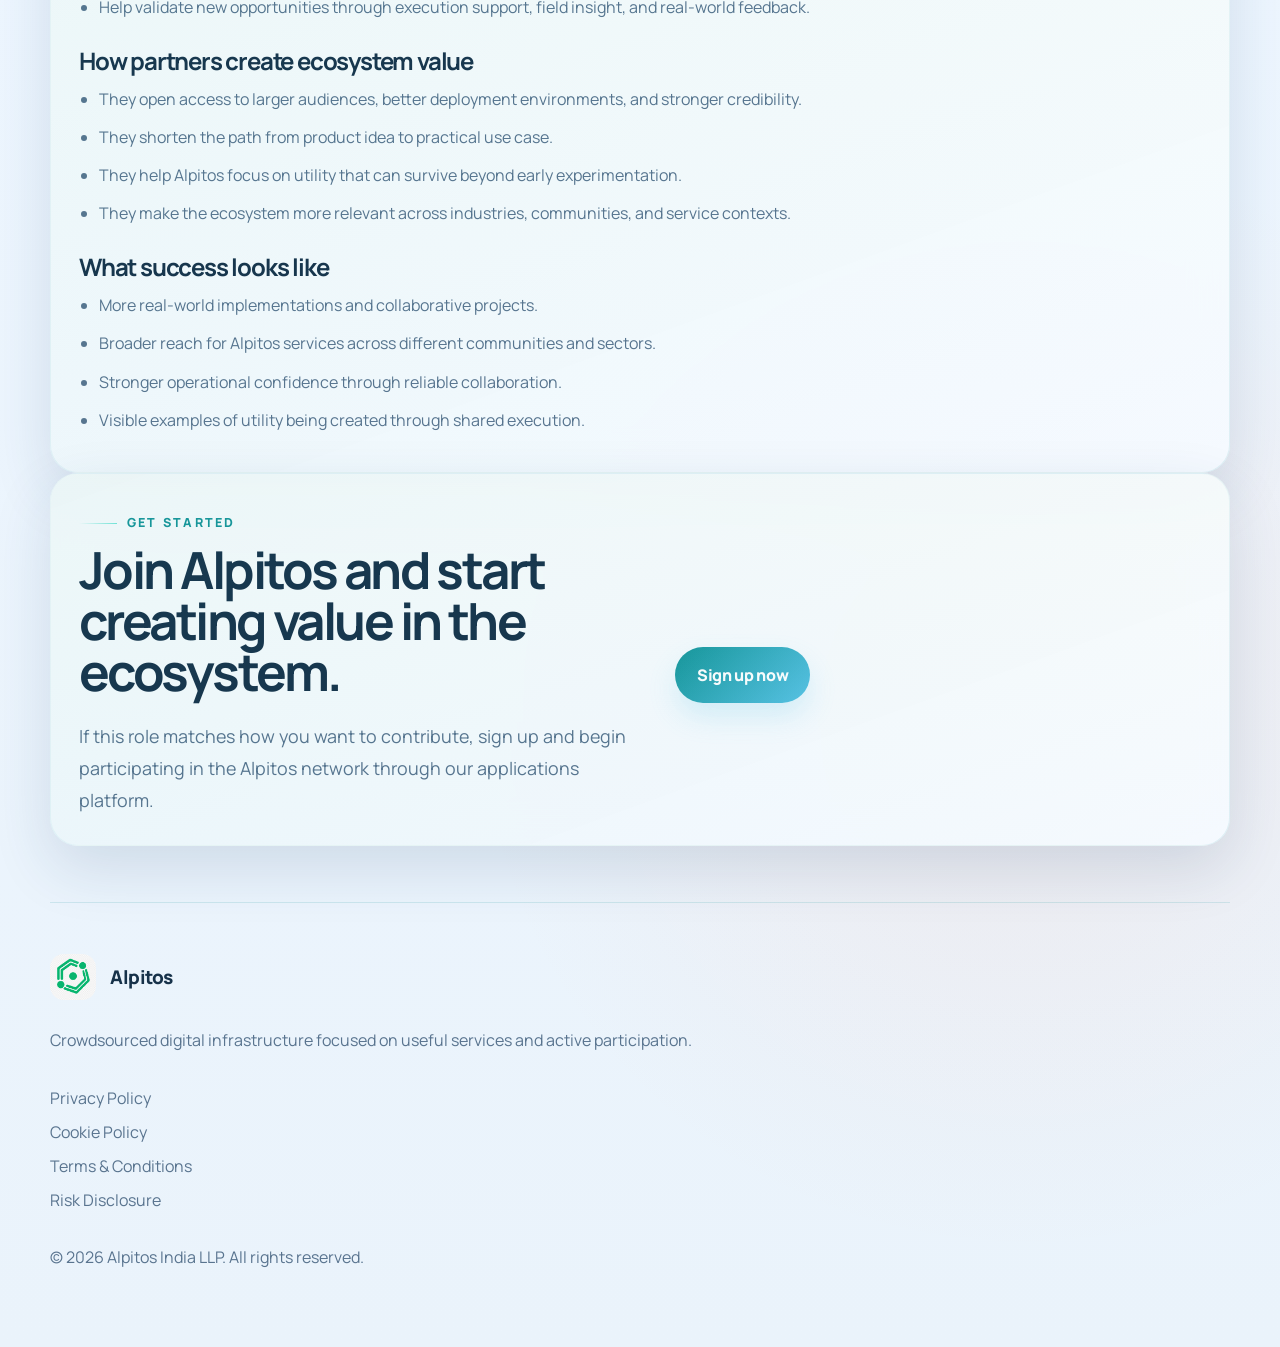
<file: partners.html>
<!DOCTYPE html>
<html lang="en">
  <head>
    <meta charset="UTF-8" />
    <meta name="viewport" content="width=device-width, initial-scale=1.0" />
    <title>Partners at Alpitos</title>
    <meta
      name="description"
      content="Learn how partners create value inside the Alpitos ecosystem and how to join the community."
    />
    <link rel="icon" href="favicon.ico" sizes="any" />
    <link rel="icon" type="image/png" sizes="32x32" href="favicon-32x32.png" />
    <link rel="icon" type="image/png" sizes="16x16" href="favicon-16x16.png" />
    <link rel="apple-touch-icon" sizes="180x180" href="apple-touch-icon.png" />
    <link rel="preconnect" href="https://fonts.googleapis.com" />
    <link rel="preconnect" href="https://fonts.gstatic.com" crossorigin />
    <link
      href="https://fonts.googleapis.com/css2?family=Instrument+Serif:ital@0;1&family=Manrope:wght@400;500;600;700;800&display=swap"
      rel="stylesheet"
    />
    <link rel="stylesheet" href="styles.css" />
    <script defer src="script.js"></script>
  </head>
  <body>
    <div class="page-shell">
      <header class="site-header">
        <a class="brand" href="index.html" aria-label="Alpitos home">
          <span class="brand-mark">A</span>
          <span class="brand-text">Alpitos</span>
        </a>
        <button class="nav-toggle" type="button" aria-expanded="false" aria-controls="site-nav">
          Menu
        </button>
        <nav id="site-nav" class="site-nav">
          <a href="https://apps.alpitos.com" target="_blank" rel="noreferrer">Apps</a>
          <a href="about.html">About</a>
          <a href="ecosystem.html">Ecosystem</a>
          <a href="roadmap.html">Roadmap</a>
          <a href="contact.html">Contact</a>
          <a class="nav-cta" href="terms-and-conditions.html">Legal</a>
        </nav>
      </header>

      <main class="page-main">
        <section class="page-hero">
          <p class="eyebrow">Partners</p>
          <h1>Expand utility through collaboration, distribution, and shared execution.</h1>
          <p class="lead">
            Partners help Alpitos grow beyond its core team. They bring reach, implementation strength, subject expertise, operational support, and market pathways that accelerate adoption.
          </p>
        </section>

        <section class="content-grid">
          <article class="content-card">
            <h2>What partners contribute</h2>
            <p>Partners can contribute distribution, execution support, co-development, market access, operational knowledge, service integration opportunities, or community expansion capacity.</p>
          </article>
          <article class="content-card">
            <h2>Why partnerships matter</h2>
            <p>Strategic collaboration helps useful products reach more people faster and allows Alpitos to focus on solving practical problems at scale.</p>
          </article>
          <article class="content-card">
            <h2>Who this is for</h2>
            <p>Organizations, institutions, service providers, communities, implementation teams, ecosystem operators, and aligned business collaborators.</p>
          </article>
        </section>

        <section class="legal-copy">
          <h2>Core responsibilities</h2>
          <ul>
<li>Identify areas where Alpitos services can be deployed, improved, or integrated into wider ecosystems.</li>
            <li>Support product distribution, onboarding, or operational enablement in specific sectors or communities.</li>
            <li>Collaborate on practical use cases that demonstrate visible value creation.</li>
            <li>Help validate new opportunities through execution support, field insight, and real-world feedback.</li>
          </ul>
          <h2>How partners create ecosystem value</h2>
          <ul>
<li>They open access to larger audiences, better deployment environments, and stronger credibility.</li>
            <li>They shorten the path from product idea to practical use case.</li>
            <li>They help Alpitos focus on utility that can survive beyond early experimentation.</li>
            <li>They make the ecosystem more relevant across industries, communities, and service contexts.</li>
          </ul>
          <h2>What success looks like</h2>
          <ul>
<li>More real-world implementations and collaborative projects.</li>
            <li>Broader reach for Alpitos services across different communities and sectors.</li>
            <li>Stronger operational confidence through reliable collaboration.</li>
            <li>Visible examples of utility being created through shared execution.</li>
          </ul>
        </section>

        <section class="cta-panel">
          <div>
            <p class="eyebrow">Get started</p>
            <h2>Join Alpitos and start creating value in the ecosystem.</h2>
            <p class="lead">
              If this role matches how you want to contribute, sign up and begin participating in the
              Alpitos network through our applications platform.
            </p>
          </div>
          <div class="hero-actions">
            <a class="button primary" href="https://apps.alpitos.com/signup" target="_blank" rel="noreferrer">Sign up now</a>
          </div>
        </section>
      </main>

      <footer class="site-footer">
        <div>
          <a class="brand footer-brand" href="index.html">
            <span class="brand-mark">A</span>
            <span class="brand-text">Alpitos</span>
          </a>
          <p class="footer-copy">Crowdsourced digital infrastructure focused on useful services and active participation.</p>
        </div>
        <div class="footer-links">
          <a href="privacy-policy.html">Privacy Policy</a>
          <a href="cookie-policy.html">Cookie Policy</a>
          <a href="terms-and-conditions.html">Terms & Conditions</a>
          <a href="risk-disclosure.html">Risk Disclosure</a>
        </div>
        <p class="footer-note">&copy; <span id="current-year"></span> Alpitos India LLP. All rights reserved.</p>
      </footer>
    </div>
  </body>
</html>
</file>
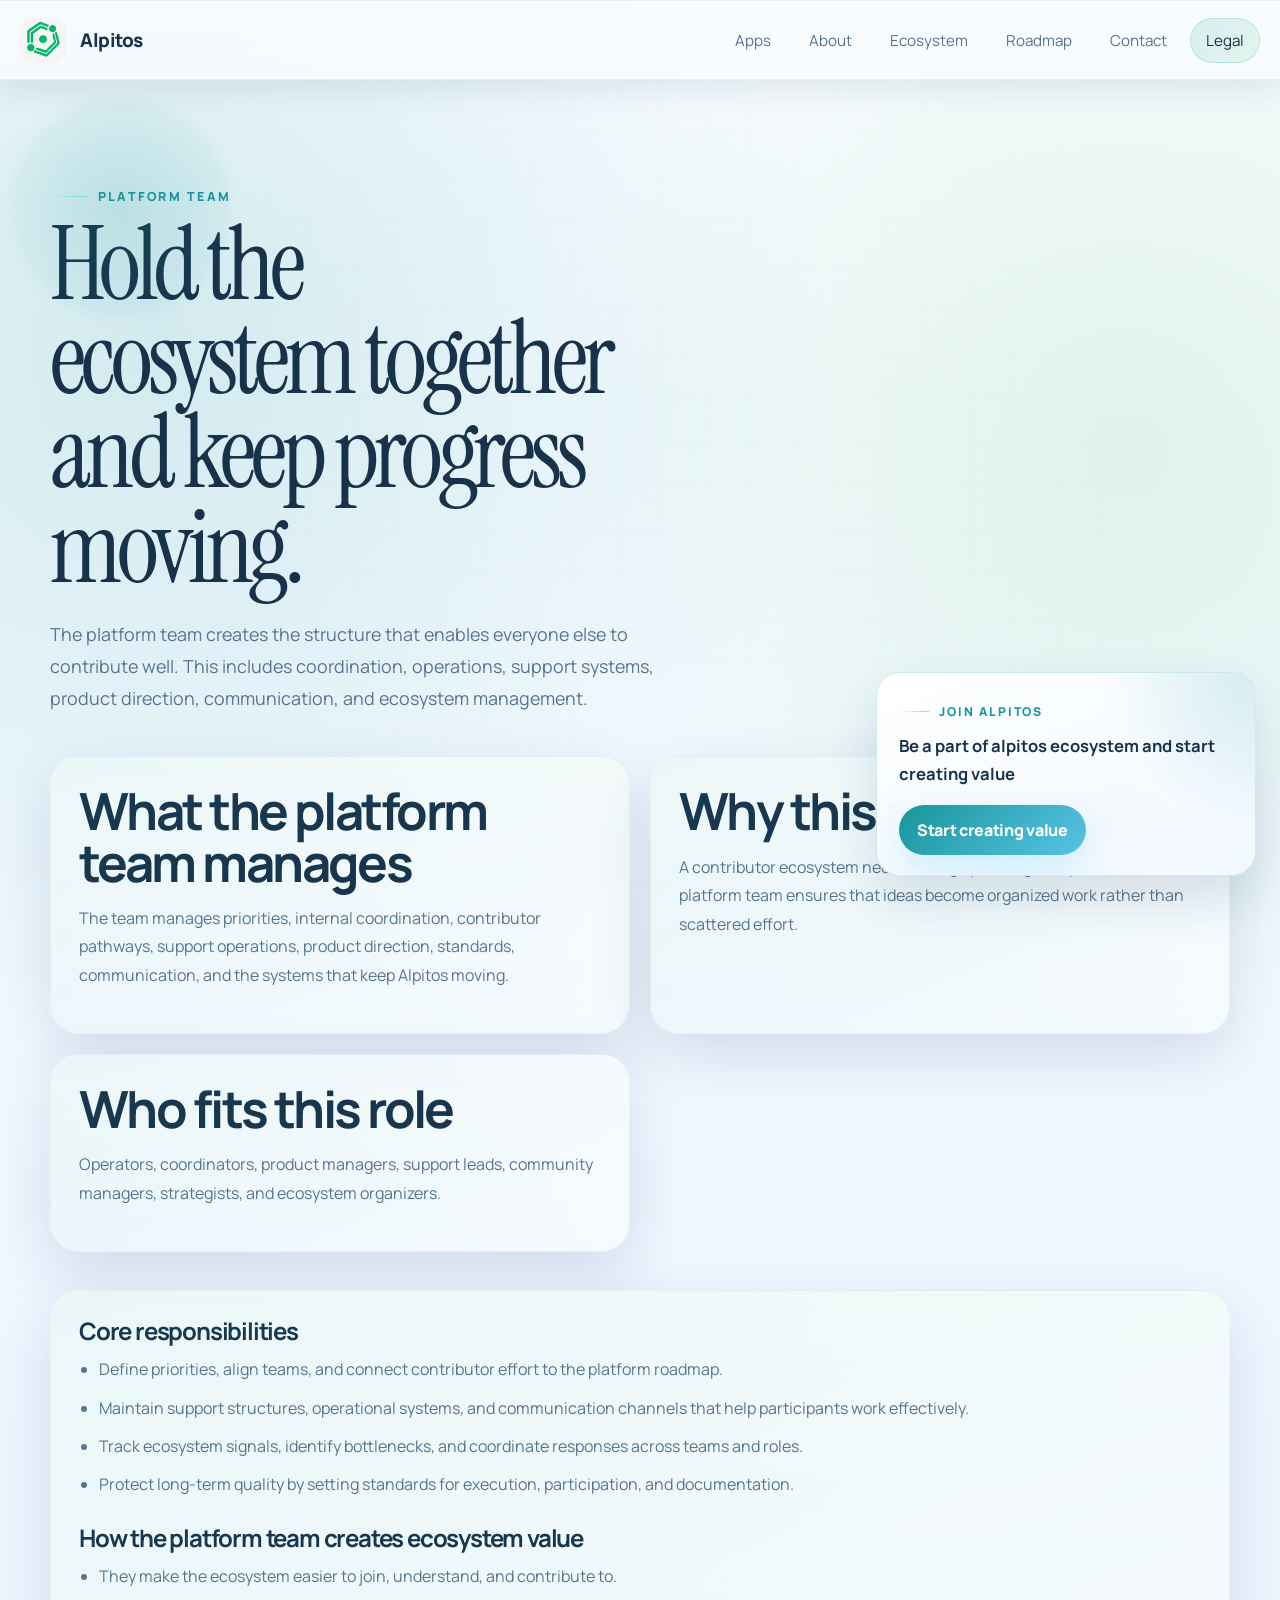
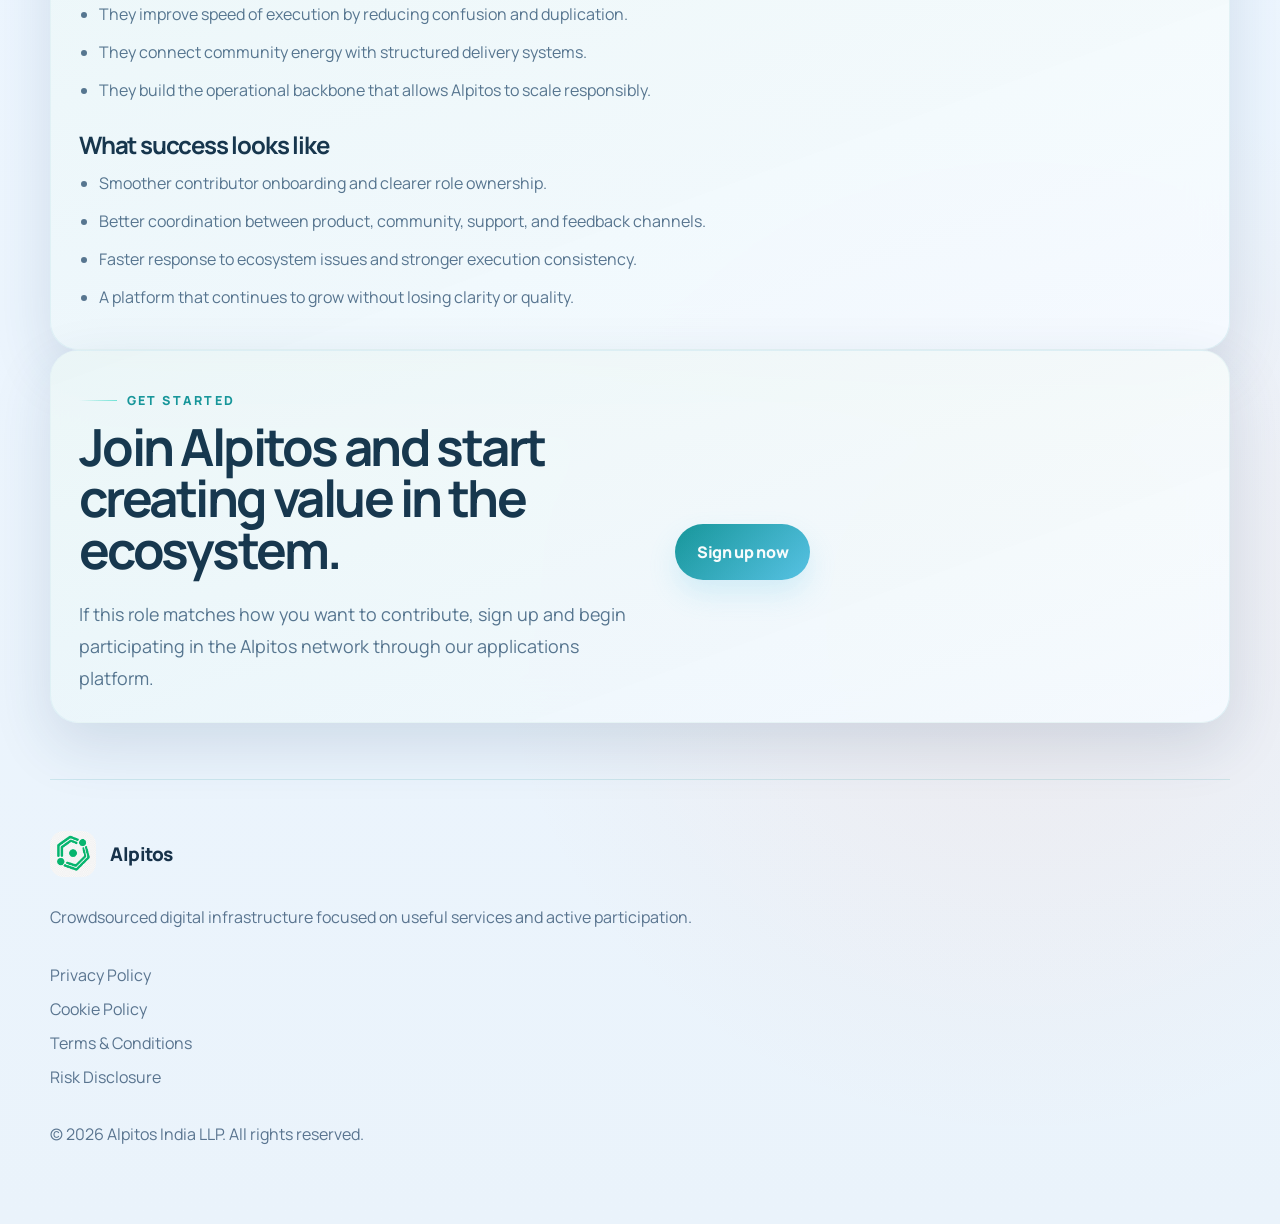
<file: platform-team.html>
<!DOCTYPE html>
<html lang="en">
  <head>
    <meta charset="UTF-8" />
    <meta name="viewport" content="width=device-width, initial-scale=1.0" />
    <title>Platform Team at Alpitos</title>
    <meta
      name="description"
      content="Learn how platform team create value inside the Alpitos ecosystem and how to join the community."
    />
    <link rel="icon" href="favicon.ico" sizes="any" />
    <link rel="icon" type="image/png" sizes="32x32" href="favicon-32x32.png" />
    <link rel="icon" type="image/png" sizes="16x16" href="favicon-16x16.png" />
    <link rel="apple-touch-icon" sizes="180x180" href="apple-touch-icon.png" />
    <link rel="preconnect" href="https://fonts.googleapis.com" />
    <link rel="preconnect" href="https://fonts.gstatic.com" crossorigin />
    <link
      href="https://fonts.googleapis.com/css2?family=Instrument+Serif:ital@0;1&family=Manrope:wght@400;500;600;700;800&display=swap"
      rel="stylesheet"
    />
    <link rel="stylesheet" href="styles.css" />
    <script defer src="script.js"></script>
  </head>
  <body>
    <div class="page-shell">
      <header class="site-header">
        <a class="brand" href="index.html" aria-label="Alpitos home">
          <span class="brand-mark">A</span>
          <span class="brand-text">Alpitos</span>
        </a>
        <button class="nav-toggle" type="button" aria-expanded="false" aria-controls="site-nav">
          Menu
        </button>
        <nav id="site-nav" class="site-nav">
          <a href="https://apps.alpitos.com" target="_blank" rel="noreferrer">Apps</a>
          <a href="about.html">About</a>
          <a href="ecosystem.html">Ecosystem</a>
          <a href="roadmap.html">Roadmap</a>
          <a href="contact.html">Contact</a>
          <a class="nav-cta" href="terms-and-conditions.html">Legal</a>
        </nav>
      </header>

      <main class="page-main">
        <section class="page-hero">
          <p class="eyebrow">Platform Team</p>
          <h1>Hold the ecosystem together and keep progress moving.</h1>
          <p class="lead">
            The platform team creates the structure that enables everyone else to contribute well. This includes coordination, operations, support systems, product direction, communication, and ecosystem management.
          </p>
        </section>

        <section class="content-grid">
          <article class="content-card">
            <h2>What the platform team manages</h2>
            <p>The team manages priorities, internal coordination, contributor pathways, support operations, product direction, standards, communication, and the systems that keep Alpitos moving.</p>
          </article>
          <article class="content-card">
            <h2>Why this role matters</h2>
            <p>A contributor ecosystem needs strong operating discipline. The platform team ensures that ideas become organized work rather than scattered effort.</p>
          </article>
          <article class="content-card">
            <h2>Who fits this role</h2>
            <p>Operators, coordinators, product managers, support leads, community managers, strategists, and ecosystem organizers.</p>
          </article>
        </section>

        <section class="legal-copy">
          <h2>Core responsibilities</h2>
          <ul>
<li>Define priorities, align teams, and connect contributor effort to the platform roadmap.</li>
            <li>Maintain support structures, operational systems, and communication channels that help participants work effectively.</li>
            <li>Track ecosystem signals, identify bottlenecks, and coordinate responses across teams and roles.</li>
            <li>Protect long-term quality by setting standards for execution, participation, and documentation.</li>
          </ul>
          <h2>How the platform team creates ecosystem value</h2>
          <ul>
<li>They make the ecosystem easier to join, understand, and contribute to.</li>
            <li>They improve speed of execution by reducing confusion and duplication.</li>
            <li>They connect community energy with structured delivery systems.</li>
            <li>They build the operational backbone that allows Alpitos to scale responsibly.</li>
          </ul>
          <h2>What success looks like</h2>
          <ul>
<li>Smoother contributor onboarding and clearer role ownership.</li>
            <li>Better coordination between product, community, support, and feedback channels.</li>
            <li>Faster response to ecosystem issues and stronger execution consistency.</li>
            <li>A platform that continues to grow without losing clarity or quality.</li>
          </ul>
        </section>

        <section class="cta-panel">
          <div>
            <p class="eyebrow">Get started</p>
            <h2>Join Alpitos and start creating value in the ecosystem.</h2>
            <p class="lead">
              If this role matches how you want to contribute, sign up and begin participating in the
              Alpitos network through our applications platform.
            </p>
          </div>
          <div class="hero-actions">
            <a class="button primary" href="https://apps.alpitos.com/signup" target="_blank" rel="noreferrer">Sign up now</a>
          </div>
        </section>
      </main>

      <footer class="site-footer">
        <div>
          <a class="brand footer-brand" href="index.html">
            <span class="brand-mark">A</span>
            <span class="brand-text">Alpitos</span>
          </a>
          <p class="footer-copy">Crowdsourced digital infrastructure focused on useful services and active participation.</p>
        </div>
        <div class="footer-links">
          <a href="privacy-policy.html">Privacy Policy</a>
          <a href="cookie-policy.html">Cookie Policy</a>
          <a href="terms-and-conditions.html">Terms & Conditions</a>
          <a href="risk-disclosure.html">Risk Disclosure</a>
        </div>
        <p class="footer-note">&copy; <span id="current-year"></span> Alpitos India LLP. All rights reserved.</p>
      </footer>
    </div>
  </body>
</html>
</file>
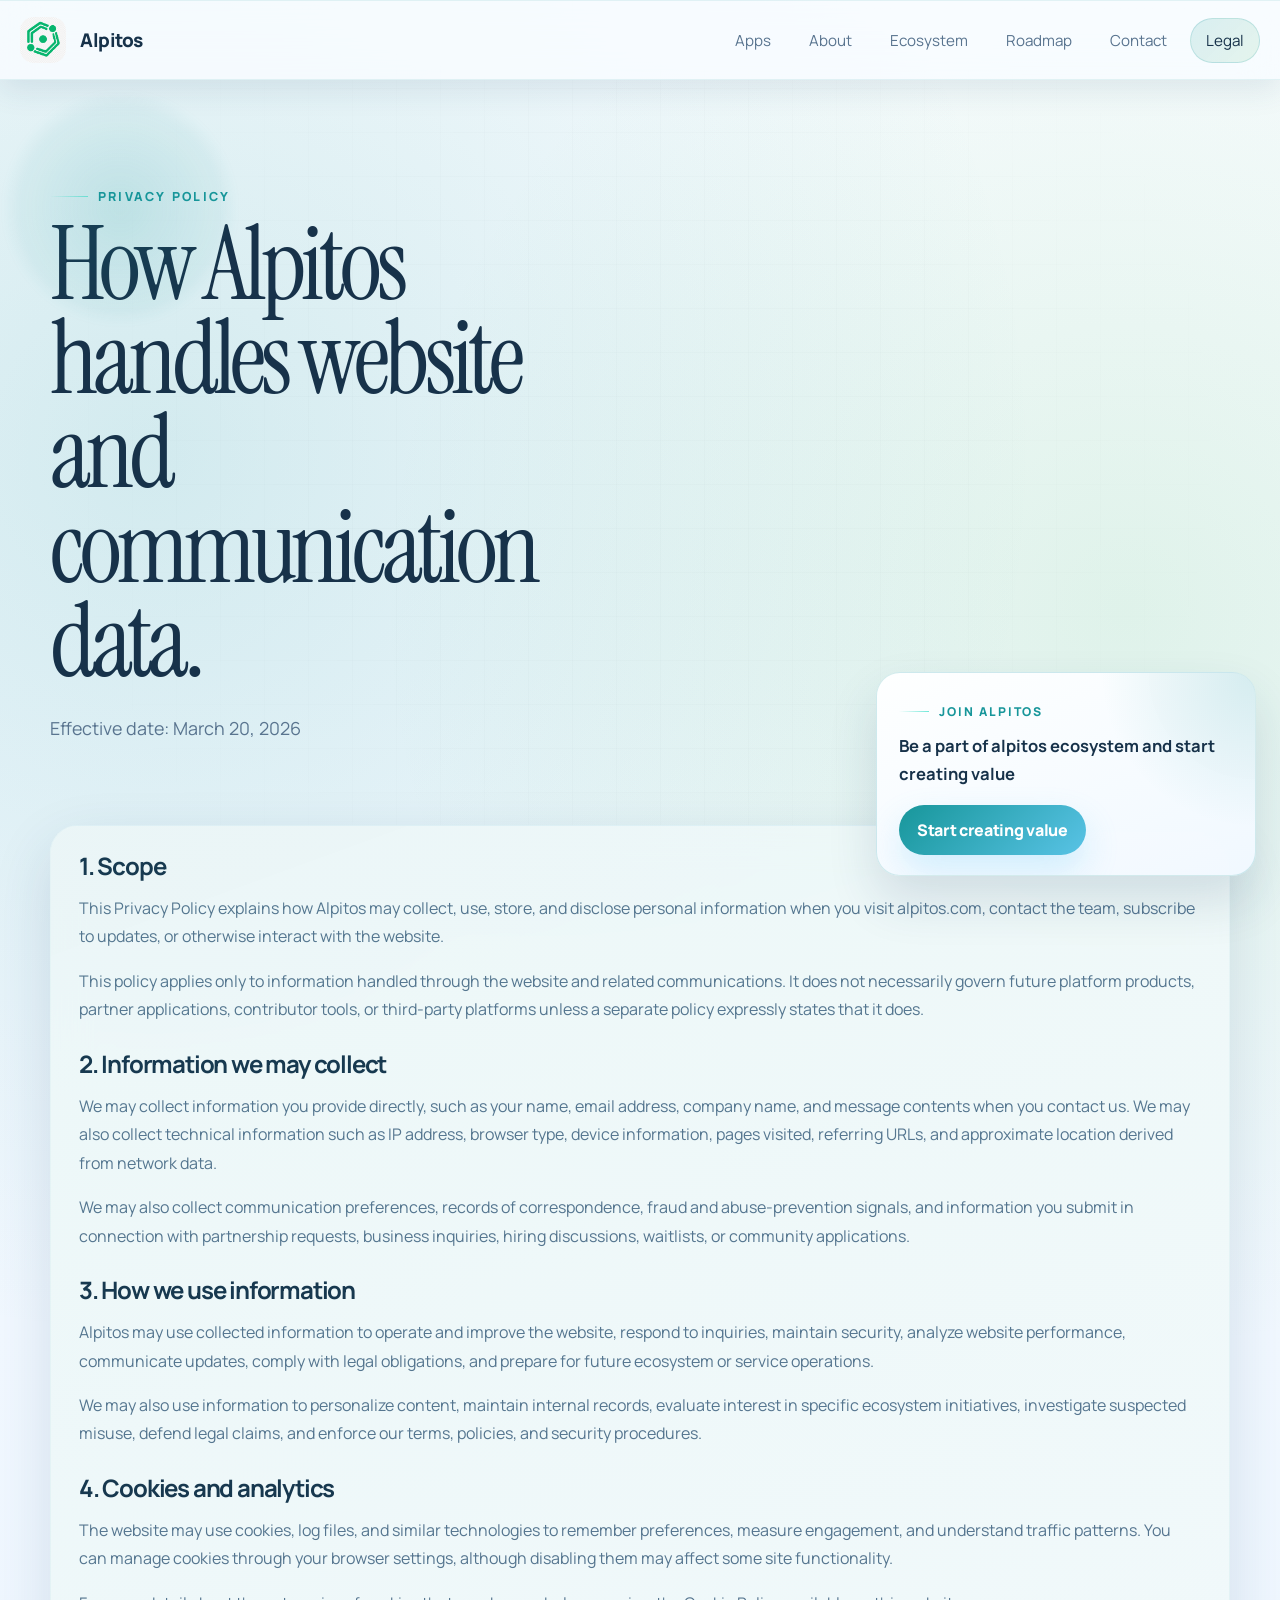
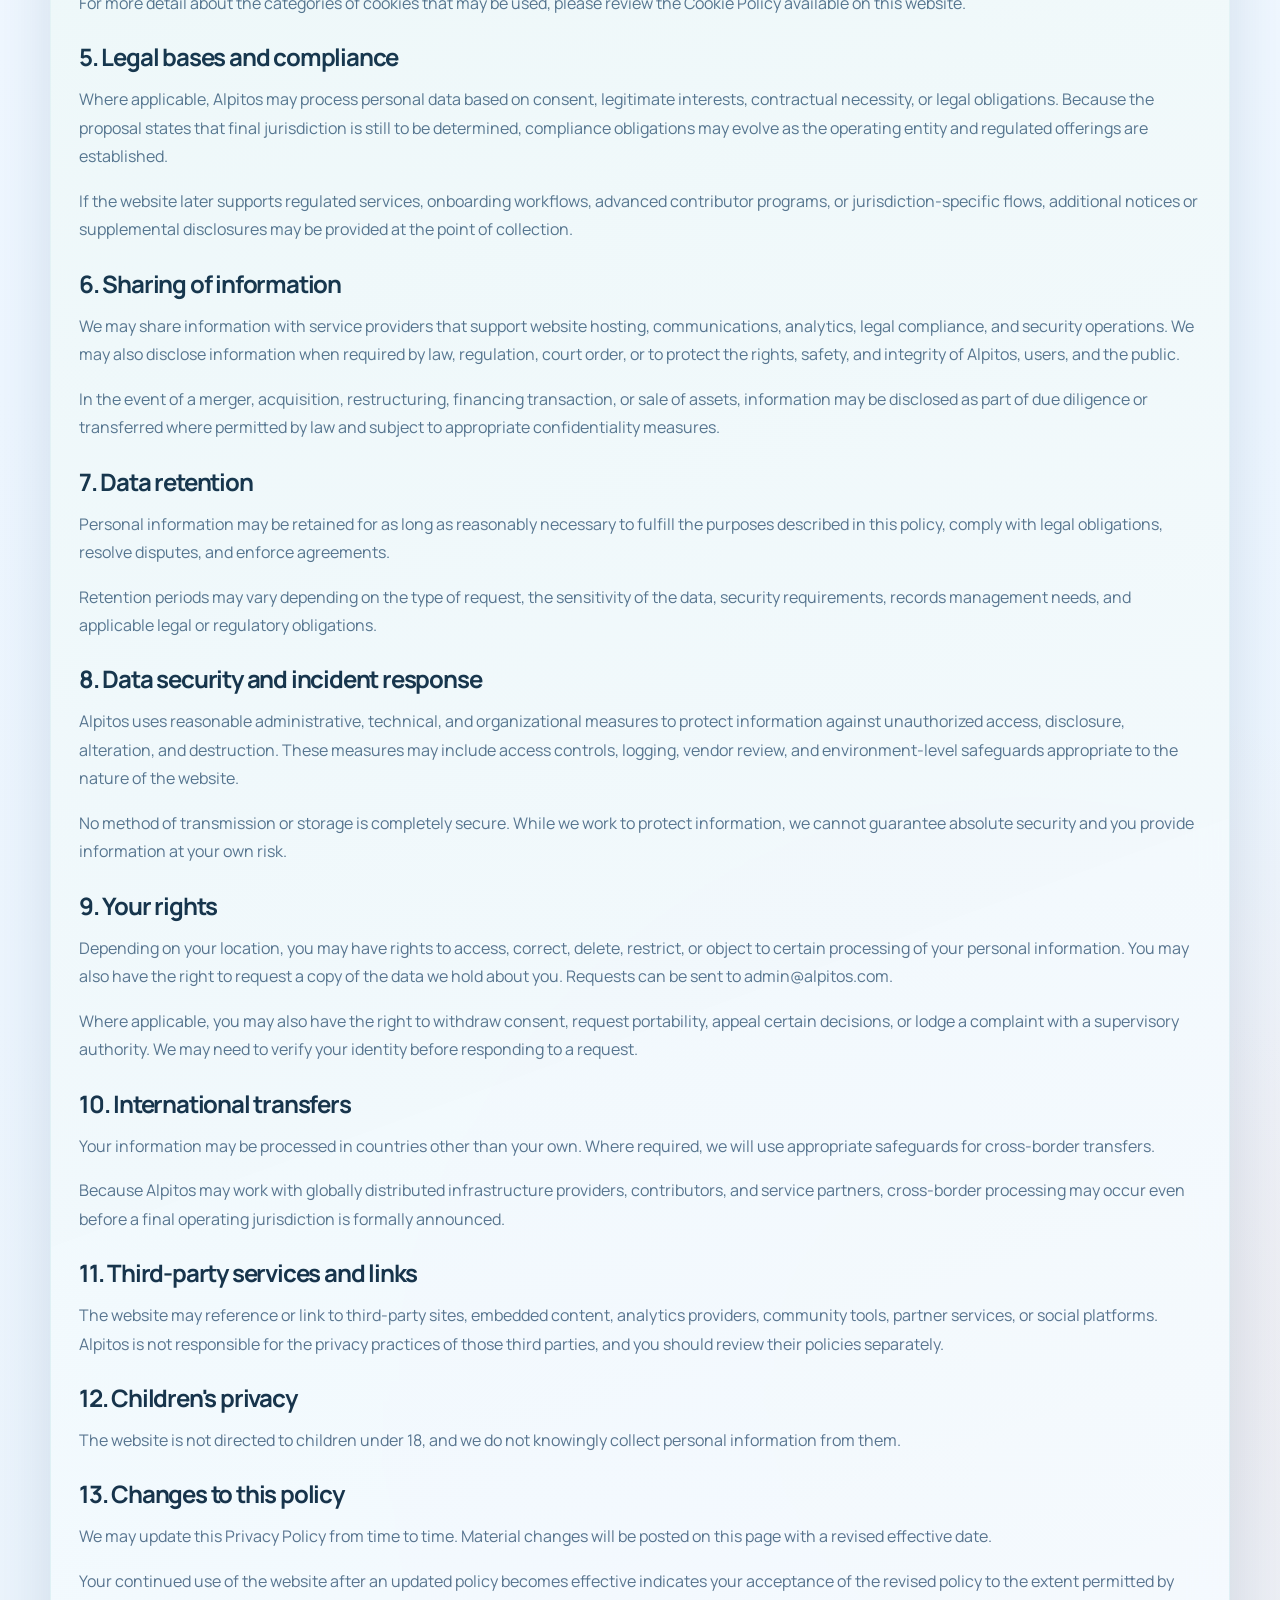
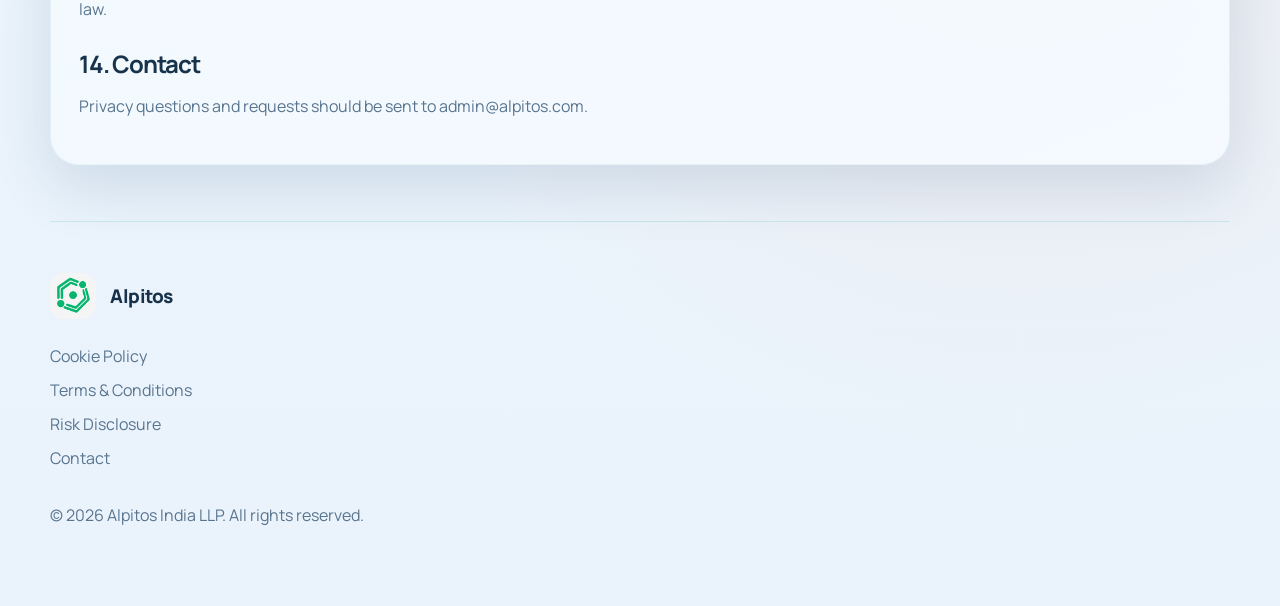
<file: privacy-policy.html>
<!DOCTYPE html>
<html lang="en">
  <head>
    <meta charset="UTF-8" />
    <meta name="viewport" content="width=device-width, initial-scale=1.0" />
    <title>Privacy Policy | Alpitos</title>
    <meta
      name="description"
      content="Read the Alpitos privacy policy covering information collection, website analytics, communication requests, cookies, and user rights."
    />
    <link rel="icon" href="favicon.ico" sizes="any" />
    <link rel="icon" type="image/png" sizes="32x32" href="favicon-32x32.png" />
    <link rel="icon" type="image/png" sizes="16x16" href="favicon-16x16.png" />
    <link rel="apple-touch-icon" sizes="180x180" href="apple-touch-icon.png" />
    <link rel="preconnect" href="https://fonts.googleapis.com" />
    <link rel="preconnect" href="https://fonts.gstatic.com" crossorigin />
    <link
      href="https://fonts.googleapis.com/css2?family=Instrument+Serif:ital@0;1&family=Manrope:wght@400;500;600;700;800&display=swap"
      rel="stylesheet"
    />
    <link rel="stylesheet" href="styles.css" />
    <script defer src="script.js"></script>
  </head>
  <body>
    <div class="page-shell">
      <header class="site-header">
        <a class="brand" href="index.html" aria-label="Alpitos home">
          <span class="brand-mark">A</span>
          <span class="brand-text">Alpitos</span>
        </a>
        <button class="nav-toggle" type="button" aria-expanded="false" aria-controls="site-nav">
          Menu
        </button>
        <nav id="site-nav" class="site-nav">
          <a href="https://apps.alpitos.com" target="_blank" rel="noreferrer">Apps</a>
          <a href="about.html">About</a>
          <a href="ecosystem.html">Ecosystem</a>
          <a href="roadmap.html">Roadmap</a>
          <a href="contact.html">Contact</a>
          <a class="nav-cta" href="terms-and-conditions.html">Legal</a>
        </nav>
      </header>

      <main class="page-main">
        <section class="page-hero">
          <p class="eyebrow">Privacy Policy</p>
          <h1>How Alpitos handles website and communication data.</h1>
          <p class="lead">Effective date: March 20, 2026</p>
        </section>

        <section class="legal-copy">
          <h2>1. Scope</h2>
          <p>
            This Privacy Policy explains how Alpitos may collect, use, store, and disclose
            personal information when you visit alpitos.com, contact the team, subscribe to
            updates, or otherwise interact with the website.
          </p>
          <p>
            This policy applies only to information handled through the website and related
            communications. It does not necessarily govern future platform products, partner
            applications, contributor tools, or third-party platforms unless a separate policy
            expressly states that it does.
          </p>

          <h2>2. Information we may collect</h2>
          <p>
            We may collect information you provide directly, such as your name, email address,
            company name, and message contents when you contact us. We may also collect technical
            information such as IP address, browser type, device information, pages visited,
            referring URLs, and approximate location derived from network data.
          </p>
          <p>
            We may also collect communication preferences, records of correspondence, fraud and
            abuse-prevention signals, and information you submit in connection with partnership
            requests, business inquiries, hiring discussions, waitlists, or community applications.
          </p>

          <h2>3. How we use information</h2>
          <p>
            Alpitos may use collected information to operate and improve the website, respond to
            inquiries, maintain security, analyze website performance, communicate updates, comply
            with legal obligations, and prepare for future ecosystem or service operations.
          </p>
          <p>
            We may also use information to personalize content, maintain internal records, evaluate
            interest in specific ecosystem initiatives, investigate suspected misuse, defend legal
            claims, and enforce our terms, policies, and security procedures.
          </p>

          <h2>4. Cookies and analytics</h2>
          <p>
            The website may use cookies, log files, and similar technologies to remember
            preferences, measure engagement, and understand traffic patterns. You can manage
            cookies through your browser settings, although disabling them may affect some site
            functionality.
          </p>
          <p>
            For more detail about the categories of cookies that may be used, please review the
            Cookie Policy available on this website.
          </p>

          <h2>5. Legal bases and compliance</h2>
          <p>
            Where applicable, Alpitos may process personal data based on consent, legitimate
            interests, contractual necessity, or legal obligations. Because the proposal states
            that final jurisdiction is still to be determined, compliance obligations may evolve as
            the operating entity and regulated offerings are established.
          </p>
          <p>
            If the website later supports regulated services, onboarding workflows, advanced
            contributor programs, or jurisdiction-specific flows, additional notices or supplemental disclosures may be
            provided at the point of collection.
          </p>

          <h2>6. Sharing of information</h2>
          <p>
            We may share information with service providers that support website hosting,
            communications, analytics, legal compliance, and security operations. We may also
            disclose information when required by law, regulation, court order, or to protect the
            rights, safety, and integrity of Alpitos, users, and the public.
          </p>
          <p>
            In the event of a merger, acquisition, restructuring, financing transaction, or sale
            of assets, information may be disclosed as part of due diligence or transferred where
            permitted by law and subject to appropriate confidentiality measures.
          </p>

          <h2>7. Data retention</h2>
          <p>
            Personal information may be retained for as long as reasonably necessary to fulfill the
            purposes described in this policy, comply with legal obligations, resolve disputes, and
            enforce agreements.
          </p>
          <p>
            Retention periods may vary depending on the type of request, the sensitivity of the
            data, security requirements, records management needs, and applicable legal or
            regulatory obligations.
          </p>

          <h2>8. Data security and incident response</h2>
          <p>
            Alpitos uses reasonable administrative, technical, and organizational measures to
            protect information against unauthorized access, disclosure, alteration, and
            destruction. These measures may include access controls, logging, vendor review, and
            environment-level safeguards appropriate to the nature of the website.
          </p>
          <p>
            No method of transmission or storage is completely secure. While we work to protect
            information, we cannot guarantee absolute security and you provide information at your
            own risk.
          </p>

          <h2>9. Your rights</h2>
          <p>
            Depending on your location, you may have rights to access, correct, delete, restrict,
            or object to certain processing of your personal information. You may also have the
            right to request a copy of the data we hold about you. Requests can be sent to
            <a href="mailto:admin@alpitos.com">admin@alpitos.com</a>.
          </p>
          <p>
            Where applicable, you may also have the right to withdraw consent, request portability,
            appeal certain decisions, or lodge a complaint with a supervisory authority. We may
            need to verify your identity before responding to a request.
          </p>

          <h2>10. International transfers</h2>
          <p>
            Your information may be processed in countries other than your own. Where required, we
            will use appropriate safeguards for cross-border transfers.
          </p>
          <p>
            Because Alpitos may work with globally distributed infrastructure providers,
            contributors, and service partners, cross-border processing may occur even before a
            final operating jurisdiction is formally announced.
          </p>

          <h2>11. Third-party services and links</h2>
          <p>
            The website may reference or link to third-party sites, embedded content, analytics
            providers, community tools, partner services, or social platforms. Alpitos is not responsible
            for the privacy practices of those third parties, and you should review their policies
            separately.
          </p>

          <h2>12. Children's privacy</h2>
          <p>
            The website is not directed to children under 18, and we do not knowingly collect
            personal information from them.
          </p>

          <h2>13. Changes to this policy</h2>
          <p>
            We may update this Privacy Policy from time to time. Material changes will be posted on
            this page with a revised effective date.
          </p>
          <p>
            Your continued use of the website after an updated policy becomes effective indicates
            your acceptance of the revised policy to the extent permitted by law.
          </p>

          <h2>14. Contact</h2>
          <p>
            Privacy questions and requests should be sent to
            <a href="mailto:admin@alpitos.com">admin@alpitos.com</a>.
          </p>
        </section>
      </main>

      <footer class="site-footer">
        <div>
          <a class="brand footer-brand" href="index.html">
            <span class="brand-mark">A</span>
            <span class="brand-text">Alpitos</span>
          </a>
        </div>
        <div class="footer-links">
          <a href="cookie-policy.html">Cookie Policy</a>
          <a href="terms-and-conditions.html">Terms & Conditions</a>
          <a href="risk-disclosure.html">Risk Disclosure</a>
          <a href="contact.html">Contact</a>
        </div>
        <p class="footer-note">&copy; <span id="current-year"></span> Alpitos India LLP. All rights reserved.</p>
      </footer>
    </div>
  </body>
</html>
</file>
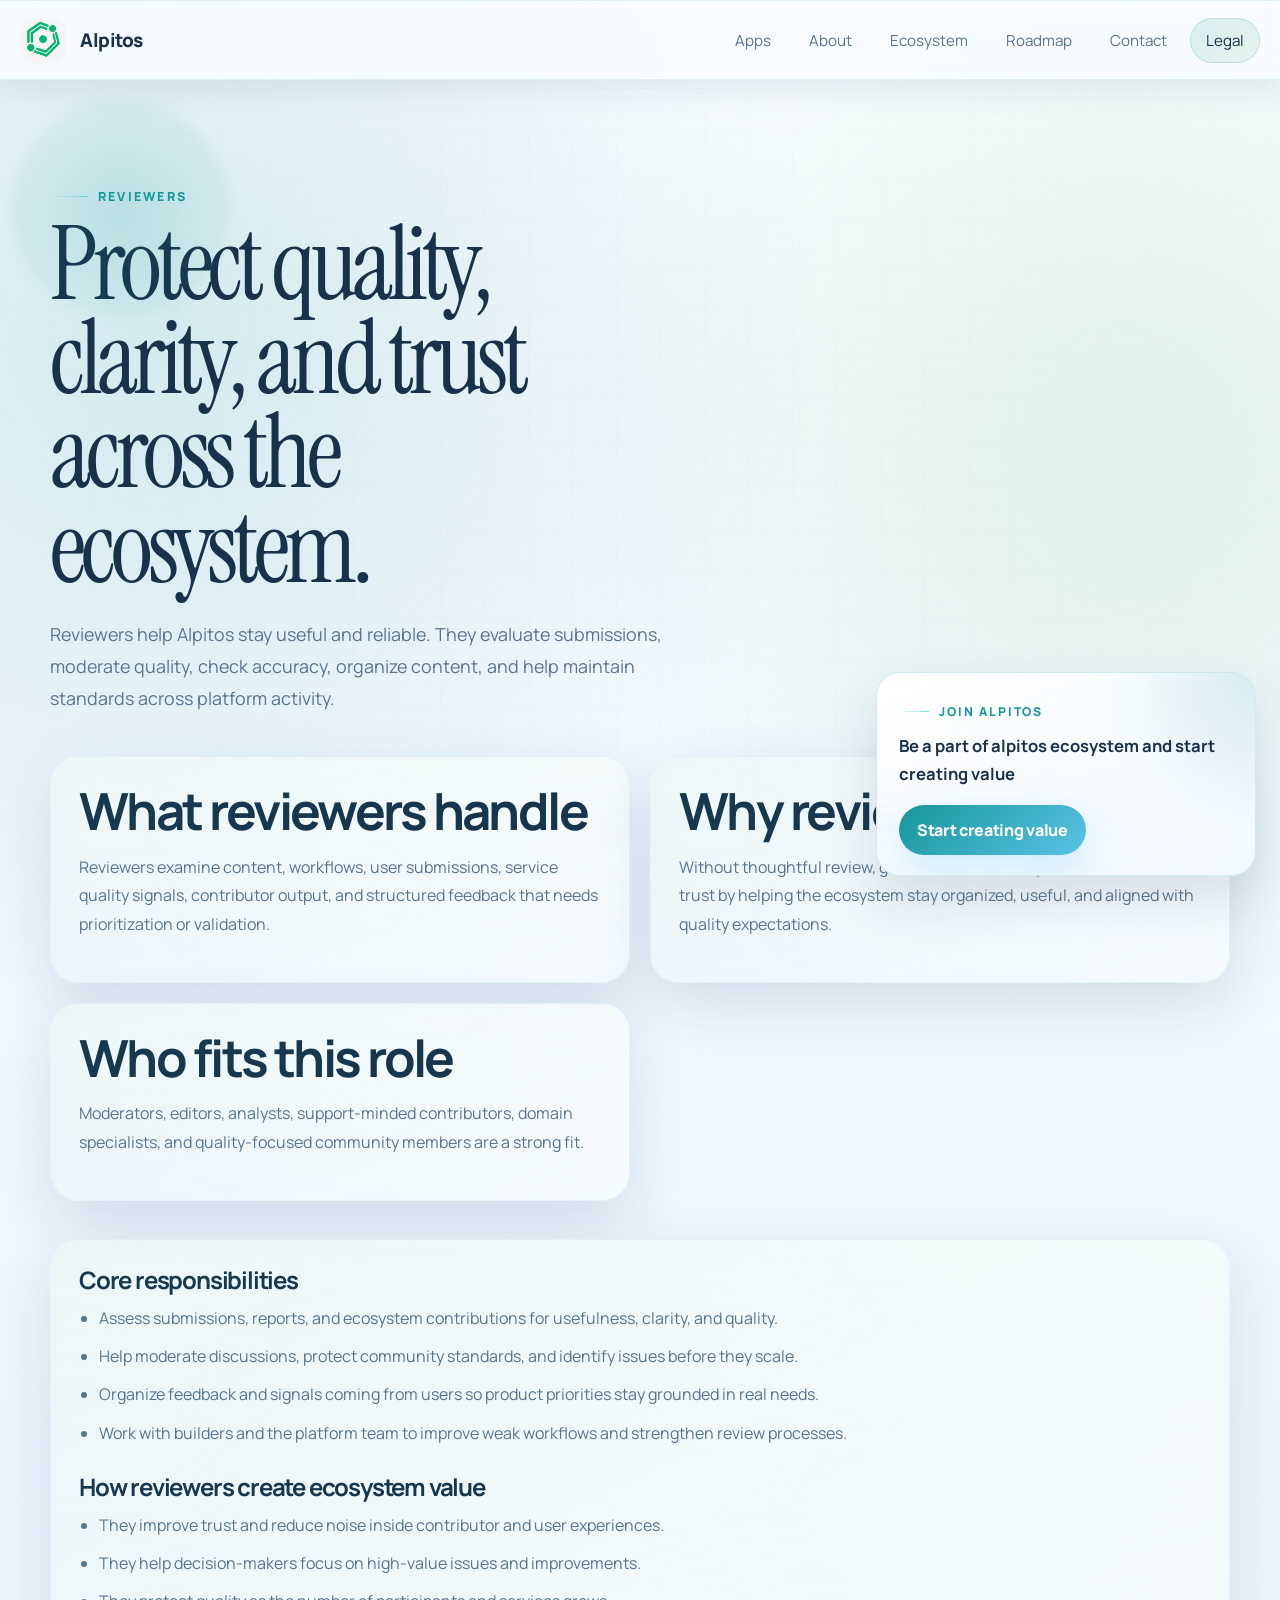
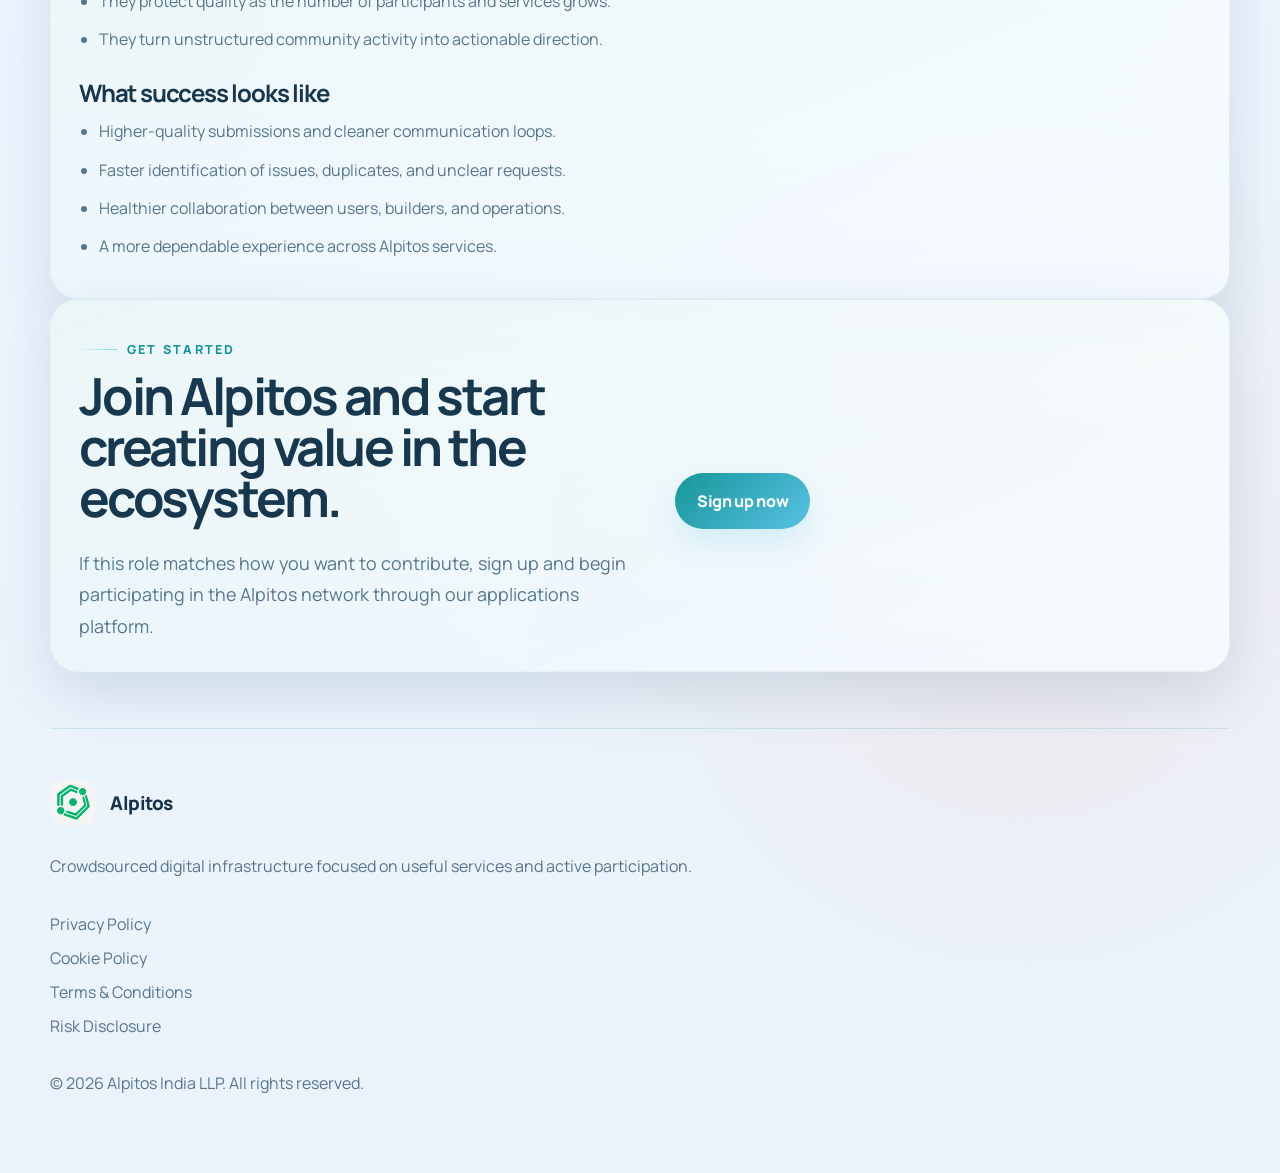
<file: reviewers.html>
<!DOCTYPE html>
<html lang="en">
  <head>
    <meta charset="UTF-8" />
    <meta name="viewport" content="width=device-width, initial-scale=1.0" />
    <title>Reviewers at Alpitos</title>
    <meta
      name="description"
      content="Learn how reviewers create value inside the Alpitos ecosystem and how to join the community."
    />
    <link rel="icon" href="favicon.ico" sizes="any" />
    <link rel="icon" type="image/png" sizes="32x32" href="favicon-32x32.png" />
    <link rel="icon" type="image/png" sizes="16x16" href="favicon-16x16.png" />
    <link rel="apple-touch-icon" sizes="180x180" href="apple-touch-icon.png" />
    <link rel="preconnect" href="https://fonts.googleapis.com" />
    <link rel="preconnect" href="https://fonts.gstatic.com" crossorigin />
    <link
      href="https://fonts.googleapis.com/css2?family=Instrument+Serif:ital@0;1&family=Manrope:wght@400;500;600;700;800&display=swap"
      rel="stylesheet"
    />
    <link rel="stylesheet" href="styles.css" />
    <script defer src="script.js"></script>
  </head>
  <body>
    <div class="page-shell">
      <header class="site-header">
        <a class="brand" href="index.html" aria-label="Alpitos home">
          <span class="brand-mark">A</span>
          <span class="brand-text">Alpitos</span>
        </a>
        <button class="nav-toggle" type="button" aria-expanded="false" aria-controls="site-nav">
          Menu
        </button>
        <nav id="site-nav" class="site-nav">
          <a href="https://apps.alpitos.com" target="_blank" rel="noreferrer">Apps</a>
          <a href="about.html">About</a>
          <a href="ecosystem.html">Ecosystem</a>
          <a href="roadmap.html">Roadmap</a>
          <a href="contact.html">Contact</a>
          <a class="nav-cta" href="terms-and-conditions.html">Legal</a>
        </nav>
      </header>

      <main class="page-main">
        <section class="page-hero">
          <p class="eyebrow">Reviewers</p>
          <h1>Protect quality, clarity, and trust across the ecosystem.</h1>
          <p class="lead">
            Reviewers help Alpitos stay useful and reliable. They evaluate submissions, moderate quality, check accuracy, organize content, and help maintain standards across platform activity.
          </p>
        </section>

        <section class="content-grid">
          <article class="content-card">
            <h2>What reviewers handle</h2>
            <p>Reviewers examine content, workflows, user submissions, service quality signals, contributor output, and structured feedback that needs prioritization or validation.</p>
          </article>
          <article class="content-card">
            <h2>Why review matters</h2>
            <p>Without thoughtful review, growth becomes noisy. Reviewers create trust by helping the ecosystem stay organized, useful, and aligned with quality expectations.</p>
          </article>
          <article class="content-card">
            <h2>Who fits this role</h2>
            <p>Moderators, editors, analysts, support-minded contributors, domain specialists, and quality-focused community members are a strong fit.</p>
          </article>
        </section>

        <section class="legal-copy">
          <h2>Core responsibilities</h2>
          <ul>
<li>Assess submissions, reports, and ecosystem contributions for usefulness, clarity, and quality.</li>
            <li>Help moderate discussions, protect community standards, and identify issues before they scale.</li>
            <li>Organize feedback and signals coming from users so product priorities stay grounded in real needs.</li>
            <li>Work with builders and the platform team to improve weak workflows and strengthen review processes.</li>
          </ul>
          <h2>How reviewers create ecosystem value</h2>
          <ul>
<li>They improve trust and reduce noise inside contributor and user experiences.</li>
            <li>They help decision-makers focus on high-value issues and improvements.</li>
            <li>They protect quality as the number of participants and services grows.</li>
            <li>They turn unstructured community activity into actionable direction.</li>
          </ul>
          <h2>What success looks like</h2>
          <ul>
<li>Higher-quality submissions and cleaner communication loops.</li>
            <li>Faster identification of issues, duplicates, and unclear requests.</li>
            <li>Healthier collaboration between users, builders, and operations.</li>
            <li>A more dependable experience across Alpitos services.</li>
          </ul>
        </section>

        <section class="cta-panel">
          <div>
            <p class="eyebrow">Get started</p>
            <h2>Join Alpitos and start creating value in the ecosystem.</h2>
            <p class="lead">
              If this role matches how you want to contribute, sign up and begin participating in the
              Alpitos network through our applications platform.
            </p>
          </div>
          <div class="hero-actions">
            <a class="button primary" href="https://apps.alpitos.com/signup" target="_blank" rel="noreferrer">Sign up now</a>
          </div>
        </section>
      </main>

      <footer class="site-footer">
        <div>
          <a class="brand footer-brand" href="index.html">
            <span class="brand-mark">A</span>
            <span class="brand-text">Alpitos</span>
          </a>
          <p class="footer-copy">Crowdsourced digital infrastructure focused on useful services and active participation.</p>
        </div>
        <div class="footer-links">
          <a href="privacy-policy.html">Privacy Policy</a>
          <a href="cookie-policy.html">Cookie Policy</a>
          <a href="terms-and-conditions.html">Terms & Conditions</a>
          <a href="risk-disclosure.html">Risk Disclosure</a>
        </div>
        <p class="footer-note">&copy; <span id="current-year"></span> Alpitos India LLP. All rights reserved.</p>
      </footer>
    </div>
  </body>
</html>
</file>
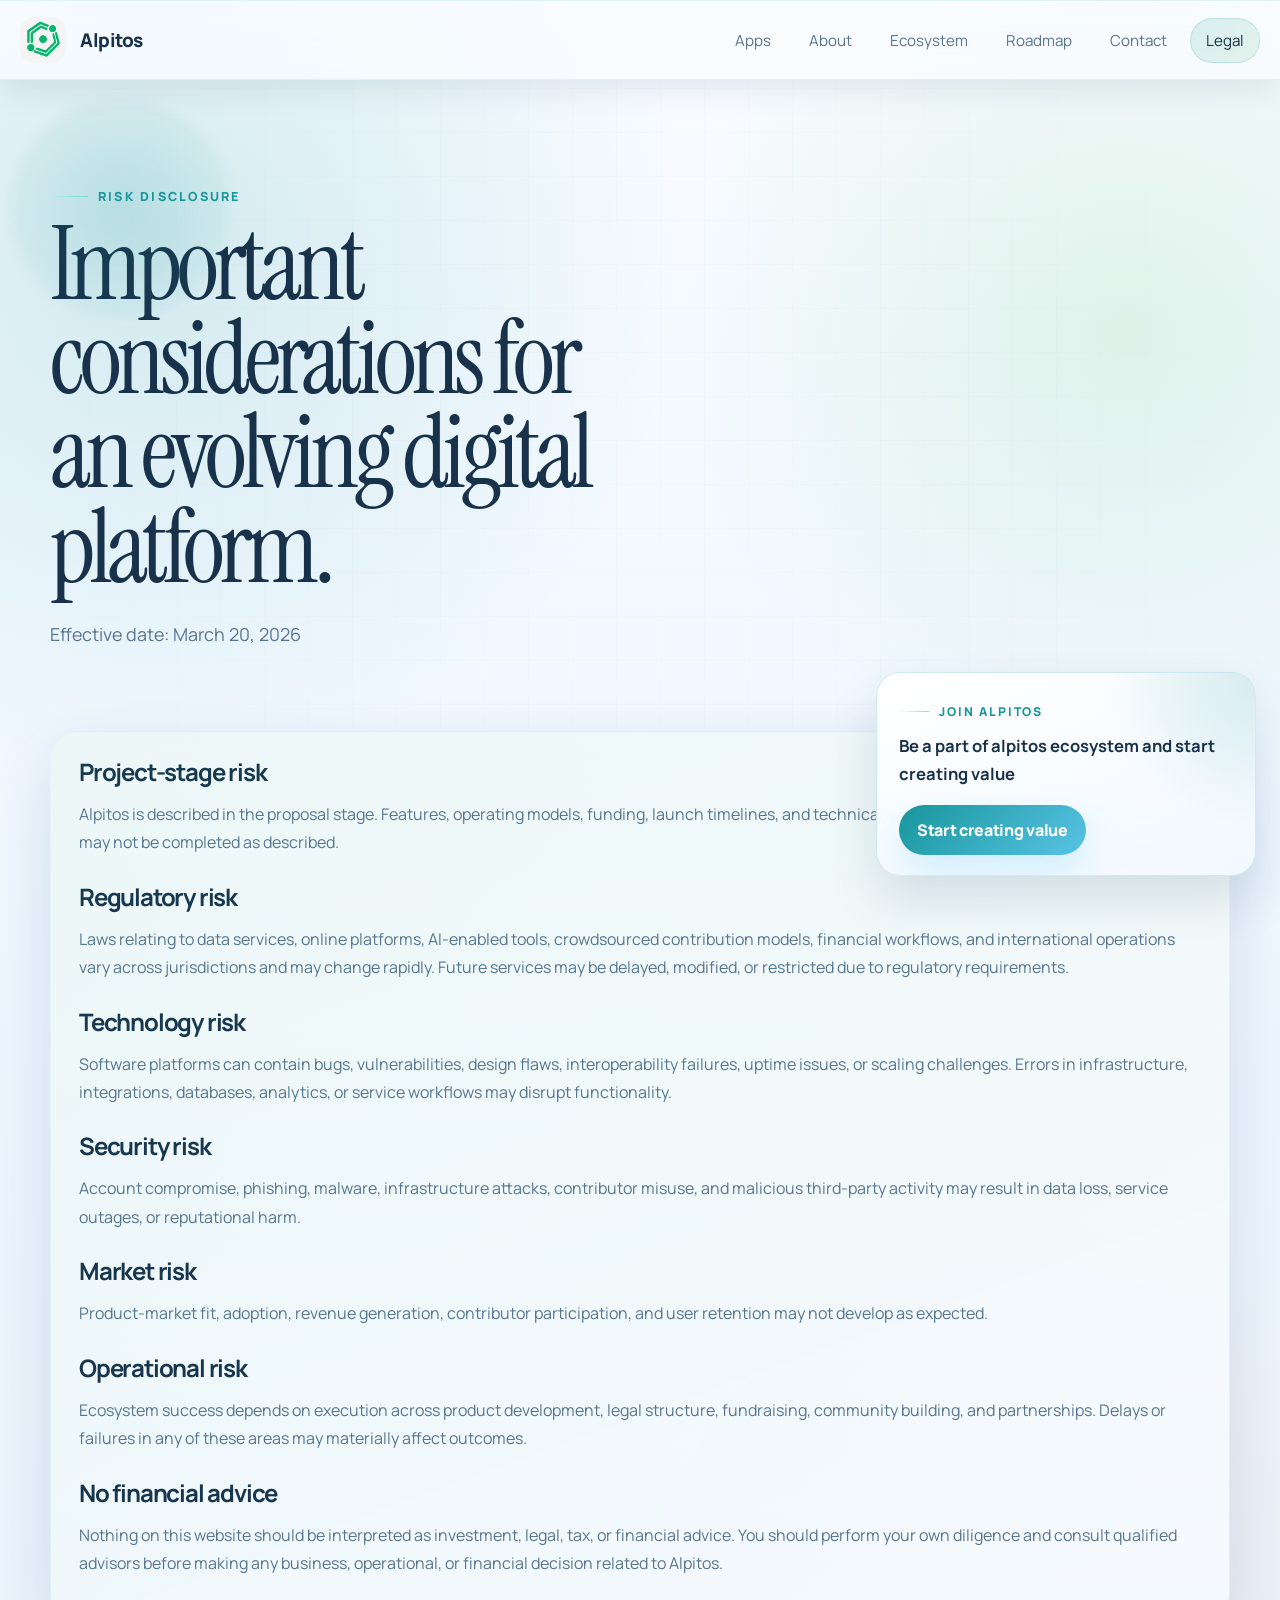
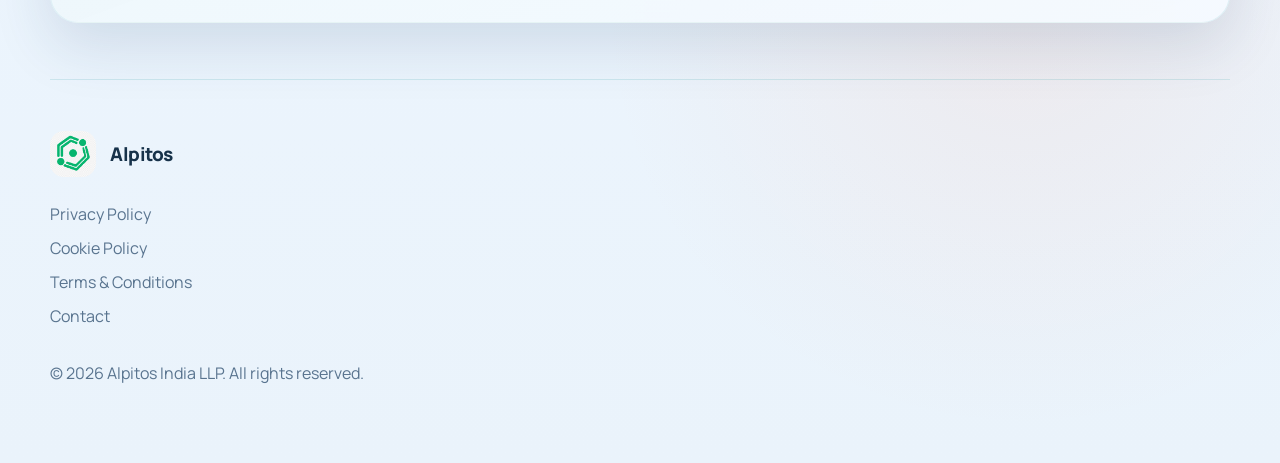
<file: risk-disclosure.html>
<!DOCTYPE html>
<html lang="en">
  <head>
    <meta charset="UTF-8" />
    <meta name="viewport" content="width=device-width, initial-scale=1.0" />
    <title>Risk Disclosure | Alpitos</title>
    <meta
      name="description"
      content="Review the Alpitos risk disclosure, including platform, operational, regulatory, security, and forward-looking statement risks."
    />
    <link rel="icon" href="favicon.ico" sizes="any" />
    <link rel="icon" type="image/png" sizes="32x32" href="favicon-32x32.png" />
    <link rel="icon" type="image/png" sizes="16x16" href="favicon-16x16.png" />
    <link rel="apple-touch-icon" sizes="180x180" href="apple-touch-icon.png" />
    <link rel="preconnect" href="https://fonts.googleapis.com" />
    <link rel="preconnect" href="https://fonts.gstatic.com" crossorigin />
    <link
      href="https://fonts.googleapis.com/css2?family=Instrument+Serif:ital@0;1&family=Manrope:wght@400;500;600;700;800&display=swap"
      rel="stylesheet"
    />
    <link rel="stylesheet" href="styles.css" />
    <script defer src="script.js"></script>
  </head>
  <body>
    <div class="page-shell">
      <header class="site-header">
        <a class="brand" href="index.html" aria-label="Alpitos home">
          <span class="brand-mark">A</span>
          <span class="brand-text">Alpitos</span>
        </a>
        <button class="nav-toggle" type="button" aria-expanded="false" aria-controls="site-nav">
          Menu
        </button>
        <nav id="site-nav" class="site-nav">
          <a href="https://apps.alpitos.com" target="_blank" rel="noreferrer">Apps</a>
          <a href="about.html">About</a>
          <a href="ecosystem.html">Ecosystem</a>
          <a href="roadmap.html">Roadmap</a>
          <a href="contact.html">Contact</a>
          <a class="nav-cta" href="terms-and-conditions.html">Legal</a>
        </nav>
      </header>

      <main class="page-main">
        <section class="page-hero">
          <p class="eyebrow">Risk Disclosure</p>
          <h1>Important considerations for an evolving digital platform.</h1>
          <p class="lead">Effective date: March 20, 2026</p>
        </section>

        <section class="legal-copy">
          <h2>Project-stage risk</h2>
          <p>
            Alpitos is described in the proposal stage. Features, operating models, funding,
            launch timelines, and technical architecture may change significantly
            or may not be completed as described.
          </p>

          <h2>Regulatory risk</h2>
          <p>
            Laws relating to data services, online platforms, AI-enabled tools, crowdsourced
            contribution models, financial workflows, and international operations vary across
            jurisdictions and may change rapidly. Future services may be delayed, modified, or
            restricted due to regulatory requirements.
          </p>

          <h2>Technology risk</h2>
          <p>
            Software platforms can contain bugs, vulnerabilities, design flaws, interoperability
            failures, uptime issues, or scaling challenges. Errors in infrastructure, integrations,
            databases, analytics, or service workflows may disrupt functionality.
          </p>

          <h2>Security risk</h2>
          <p>
            Account compromise, phishing, malware, infrastructure attacks, contributor misuse, and
            malicious third-party activity may result in data loss, service outages, or reputational
            harm.
          </p>

          <h2>Market risk</h2>
          <p>
            Product-market fit, adoption, revenue generation, contributor participation, and user
            retention may not develop as expected.
          </p>

          <h2>Operational risk</h2>
          <p>
            Ecosystem success depends on execution across product development, legal structure,
            fundraising, community building, and partnerships. Delays or failures in any of these
            areas may materially affect outcomes.
          </p>

          <h2>No financial advice</h2>
          <p>
            Nothing on this website should be interpreted as investment, legal, tax, or financial
            advice. You should perform your own diligence and consult qualified advisors before
            making any business, operational, or financial decision related to Alpitos.
          </p>
        </section>
      </main>

      <footer class="site-footer">
        <div>
          <a class="brand footer-brand" href="index.html">
            <span class="brand-mark">A</span>
            <span class="brand-text">Alpitos</span>
          </a>
        </div>
        <div class="footer-links">
          <a href="privacy-policy.html">Privacy Policy</a>
          <a href="cookie-policy.html">Cookie Policy</a>
          <a href="terms-and-conditions.html">Terms & Conditions</a>
          <a href="contact.html">Contact</a>
        </div>
        <p class="footer-note">&copy; <span id="current-year"></span> Alpitos India LLP. All rights reserved.</p>
      </footer>
    </div>
  </body>
</html>
</file>
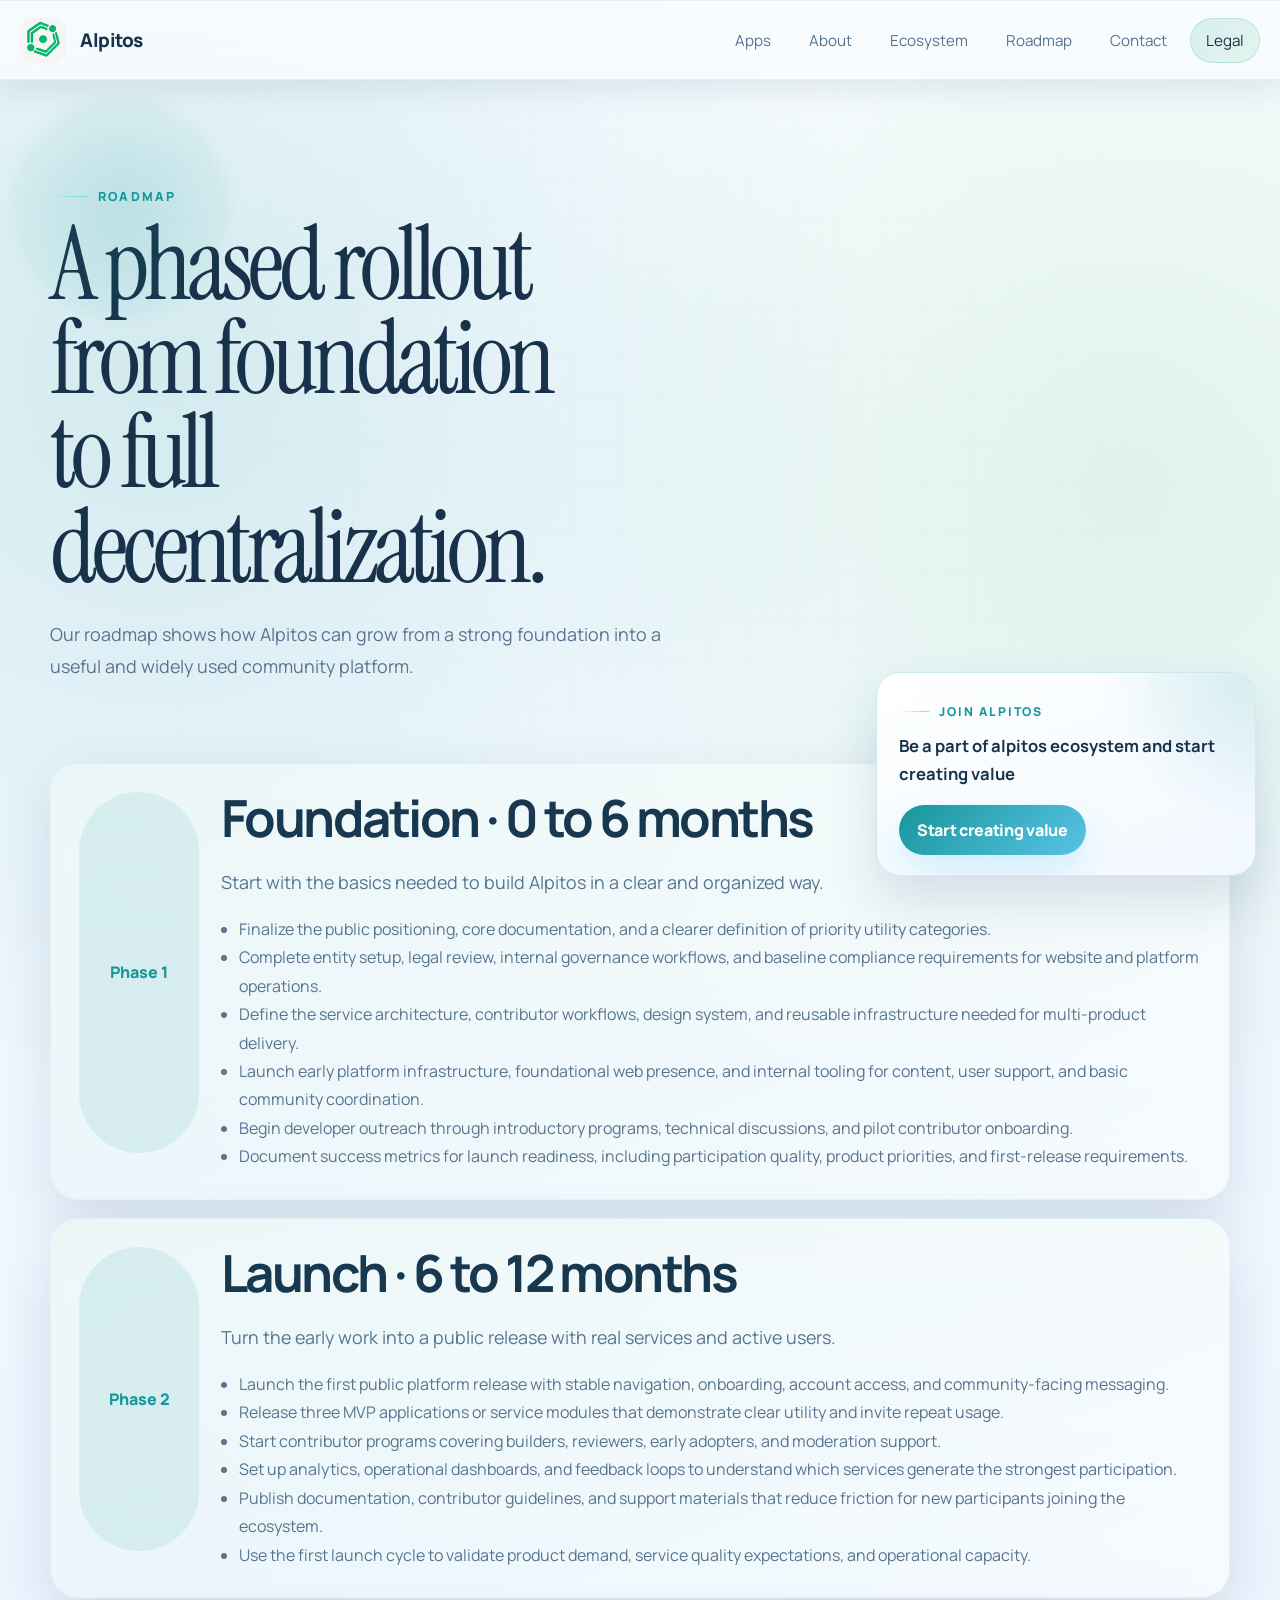
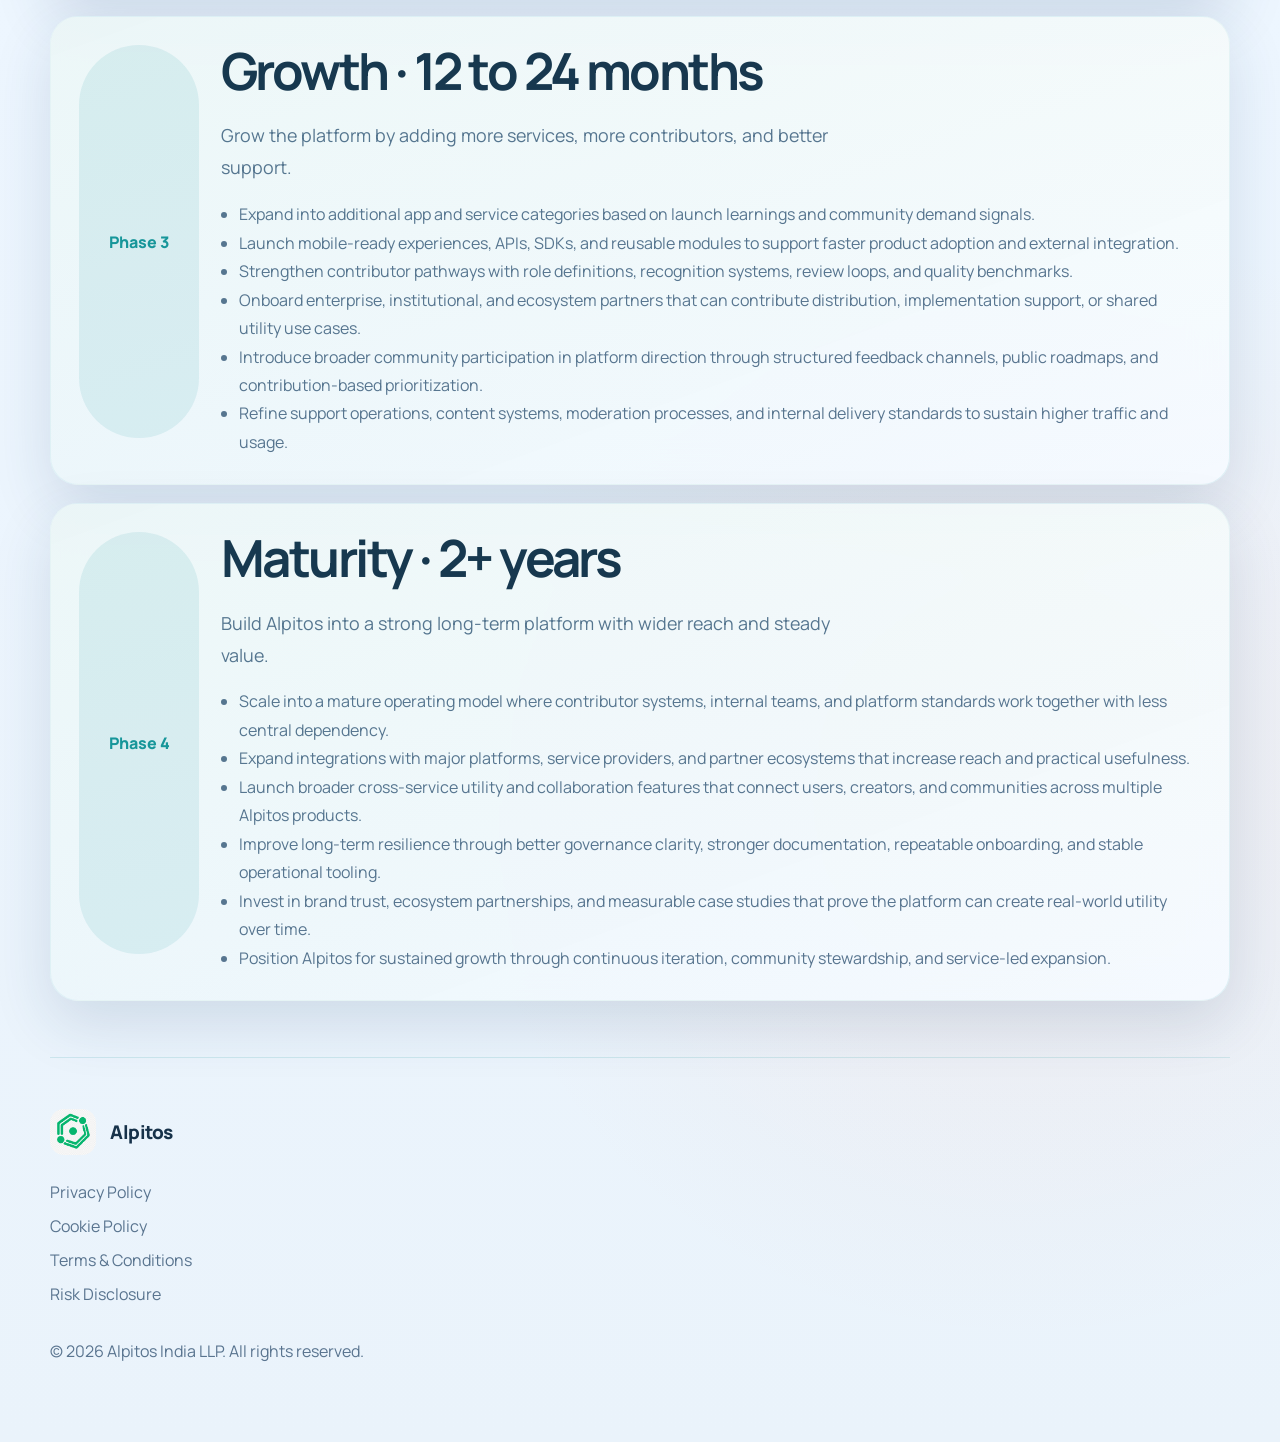
<file: roadmap.html>
<!DOCTYPE html>
<html lang="en">
  <head>
    <meta charset="UTF-8" />
    <meta name="viewport" content="width=device-width, initial-scale=1.0" />
    <title>Alpitos Roadmap</title>
    <meta
      name="description"
      content="Review the proposed Alpitos roadmap from foundation and launch through growth and long-term decentralization."
    />
    <link rel="icon" href="favicon.ico" sizes="any" />
    <link rel="icon" type="image/png" sizes="32x32" href="favicon-32x32.png" />
    <link rel="icon" type="image/png" sizes="16x16" href="favicon-16x16.png" />
    <link rel="apple-touch-icon" sizes="180x180" href="apple-touch-icon.png" />
    <link rel="preconnect" href="https://fonts.googleapis.com" />
    <link rel="preconnect" href="https://fonts.gstatic.com" crossorigin />
    <link
      href="https://fonts.googleapis.com/css2?family=Instrument+Serif:ital@0;1&family=Manrope:wght@400;500;600;700;800&display=swap"
      rel="stylesheet"
    />
    <link rel="stylesheet" href="styles.css" />
    <script defer src="script.js"></script>
  </head>
  <body>
    <div class="page-shell">
      <header class="site-header">
        <a class="brand" href="index.html" aria-label="Alpitos home">
          <span class="brand-mark">A</span>
          <span class="brand-text">Alpitos</span>
        </a>
        <button class="nav-toggle" type="button" aria-expanded="false" aria-controls="site-nav">
          Menu
        </button>
        <nav id="site-nav" class="site-nav">
          <a href="https://apps.alpitos.com" target="_blank" rel="noreferrer">Apps</a>
          <a href="about.html">About</a>
          <a href="ecosystem.html">Ecosystem</a>
          <a href="roadmap.html">Roadmap</a>
          <a href="contact.html">Contact</a>
          <a class="nav-cta" href="terms-and-conditions.html">Legal</a>
        </nav>
      </header>

      <main class="page-main">
        <section class="page-hero">
          <p class="eyebrow">Roadmap</p>
          <h1>A phased rollout from foundation to full decentralization.</h1>
          <p class="lead">
            Our roadmap shows how Alpitos can grow from a strong foundation into a useful and
            widely used community platform.
          </p>
        </section>

        <section class="timeline">
          <article class="timeline-item">
            <div class="timeline-badge">Phase 1</div>
            <div>
              <h2>Foundation · 0 to 6 months</h2>
              <p class="lead">
                Start with the basics needed to build Alpitos in a clear and organized way.
              </p>
              <ul>
                <li>Finalize the public positioning, core documentation, and a clearer definition of priority utility categories.</li>
                <li>Complete entity setup, legal review, internal governance workflows, and baseline compliance requirements for website and platform operations.</li>
                <li>Define the service architecture, contributor workflows, design system, and reusable infrastructure needed for multi-product delivery.</li>
                <li>Launch early platform infrastructure, foundational web presence, and internal tooling for content, user support, and basic community coordination.</li>
                <li>Begin developer outreach through introductory programs, technical discussions, and pilot contributor onboarding.</li>
                <li>Document success metrics for launch readiness, including participation quality, product priorities, and first-release requirements.</li>
              </ul>
            </div>
          </article>
          <article class="timeline-item">
            <div class="timeline-badge">Phase 2</div>
            <div>
              <h2>Launch · 6 to 12 months</h2>
              <p class="lead">
                Turn the early work into a public release with real services and active users.
              </p>
              <ul>
                <li>Launch the first public platform release with stable navigation, onboarding, account access, and community-facing messaging.</li>
                <li>Release three MVP applications or service modules that demonstrate clear utility and invite repeat usage.</li>
                <li>Start contributor programs covering builders, reviewers, early adopters, and moderation support.</li>
                <li>Set up analytics, operational dashboards, and feedback loops to understand which services generate the strongest participation.</li>
                <li>Publish documentation, contributor guidelines, and support materials that reduce friction for new participants joining the ecosystem.</li>
                <li>Use the first launch cycle to validate product demand, service quality expectations, and operational capacity.</li>
              </ul>
            </div>
          </article>
          <article class="timeline-item">
            <div class="timeline-badge">Phase 3</div>
            <div>
              <h2>Growth · 12 to 24 months</h2>
              <p class="lead">
                Grow the platform by adding more services, more contributors, and better support.
              </p>
              <ul>
                <li>Expand into additional app and service categories based on launch learnings and community demand signals.</li>
                <li>Launch mobile-ready experiences, APIs, SDKs, and reusable modules to support faster product adoption and external integration.</li>
                <li>Strengthen contributor pathways with role definitions, recognition systems, review loops, and quality benchmarks.</li>
                <li>Onboard enterprise, institutional, and ecosystem partners that can contribute distribution, implementation support, or shared utility use cases.</li>
                <li>Introduce broader community participation in platform direction through structured feedback channels, public roadmaps, and contribution-based prioritization.</li>
                <li>Refine support operations, content systems, moderation processes, and internal delivery standards to sustain higher traffic and usage.</li>
              </ul>
            </div>
          </article>
          <article class="timeline-item">
            <div class="timeline-badge">Phase 4</div>
            <div>
              <h2>Maturity · 2+ years</h2>
              <p class="lead">
                Build Alpitos into a strong long-term platform with wider reach and steady value.
              </p>
              <ul>
                <li>Scale into a mature operating model where contributor systems, internal teams, and platform standards work together with less central dependency.</li>
                <li>Expand integrations with major platforms, service providers, and partner ecosystems that increase reach and practical usefulness.</li>
                <li>Launch broader cross-service utility and collaboration features that connect users, creators, and communities across multiple Alpitos products.</li>
                <li>Improve long-term resilience through better governance clarity, stronger documentation, repeatable onboarding, and stable operational tooling.</li>
                <li>Invest in brand trust, ecosystem partnerships, and measurable case studies that prove the platform can create real-world utility over time.</li>
                <li>Position Alpitos for sustained growth through continuous iteration, community stewardship, and service-led expansion.</li>
              </ul>
            </div>
          </article>
        </section>

      </main>

      <footer class="site-footer">
        <div>
          <a class="brand footer-brand" href="index.html">
            <span class="brand-mark">A</span>
            <span class="brand-text">Alpitos</span>
          </a>
        </div>
        <div class="footer-links">
          <a href="privacy-policy.html">Privacy Policy</a>
          <a href="cookie-policy.html">Cookie Policy</a>
          <a href="terms-and-conditions.html">Terms & Conditions</a>
          <a href="risk-disclosure.html">Risk Disclosure</a>
        </div>
        <p class="footer-note">&copy; <span id="current-year"></span> Alpitos India LLP. All rights reserved.</p>
      </footer>
    </div>
  </body>
</html>
</file>
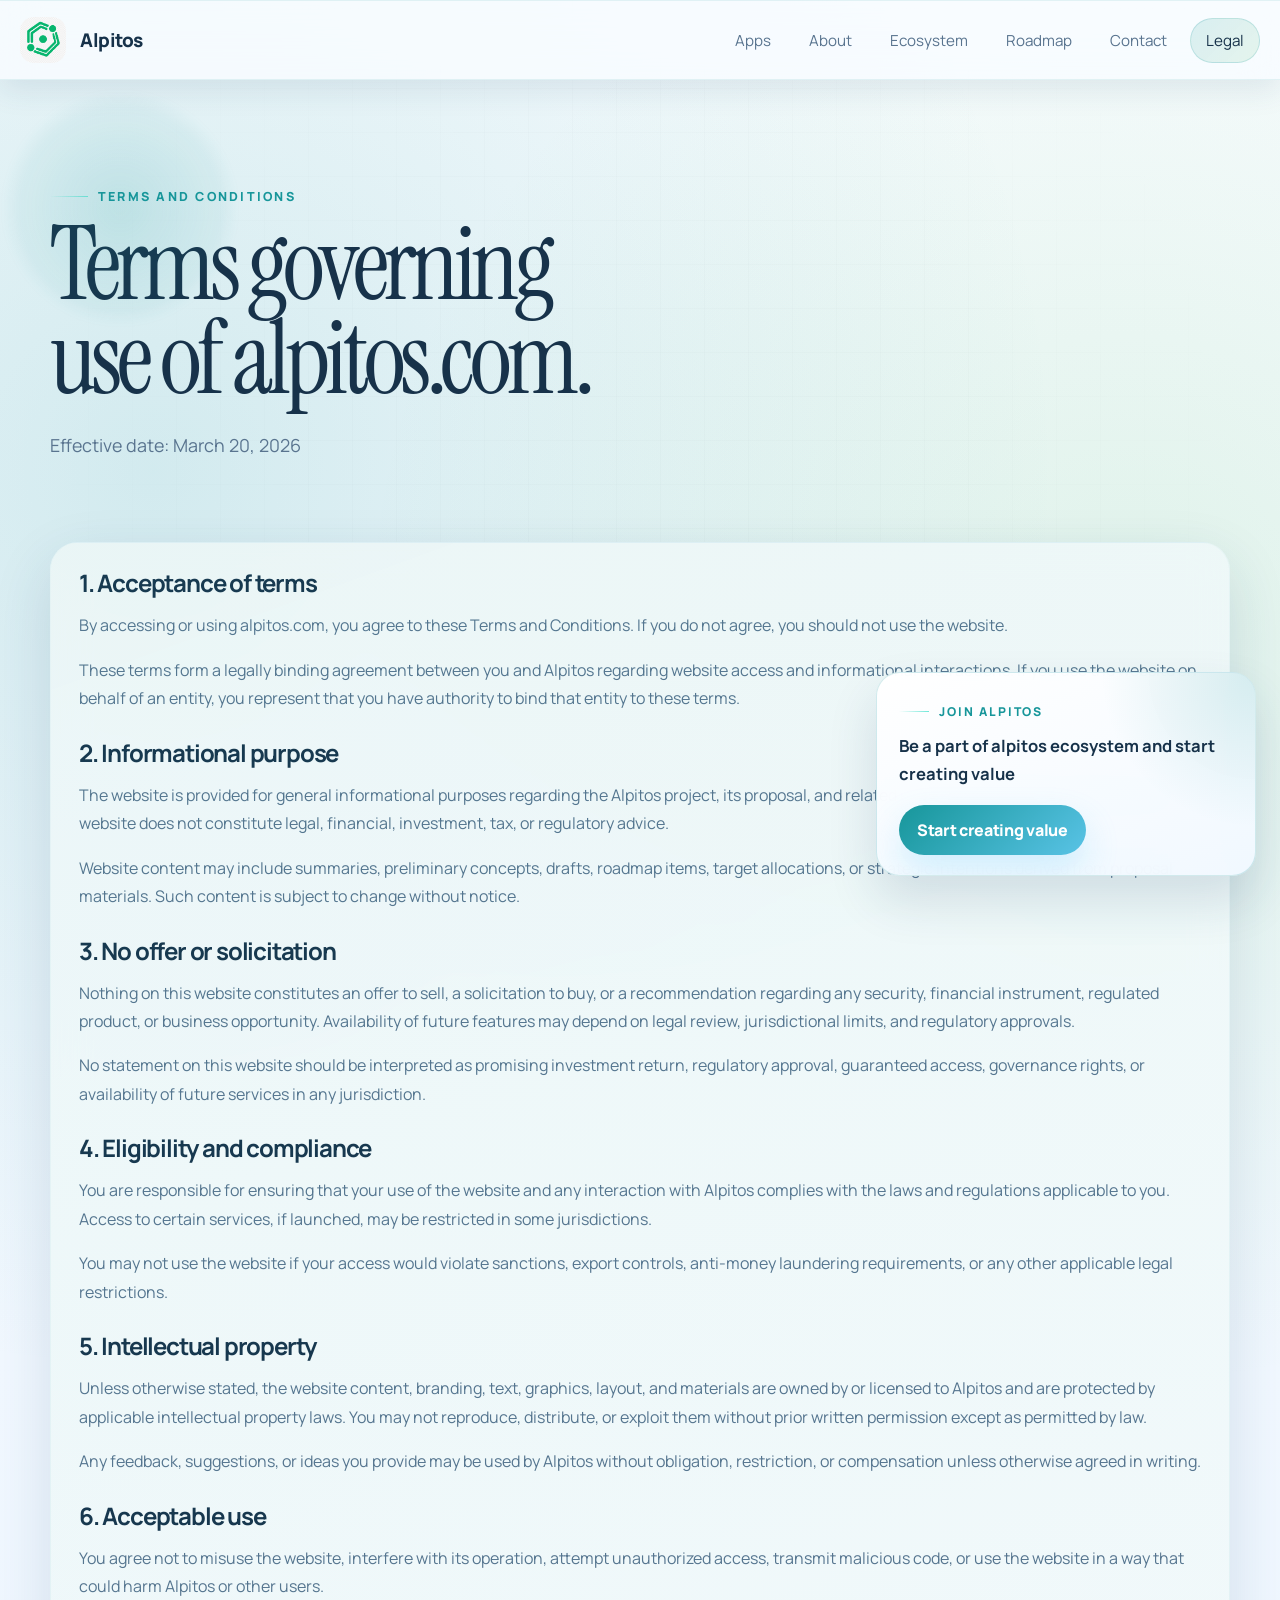
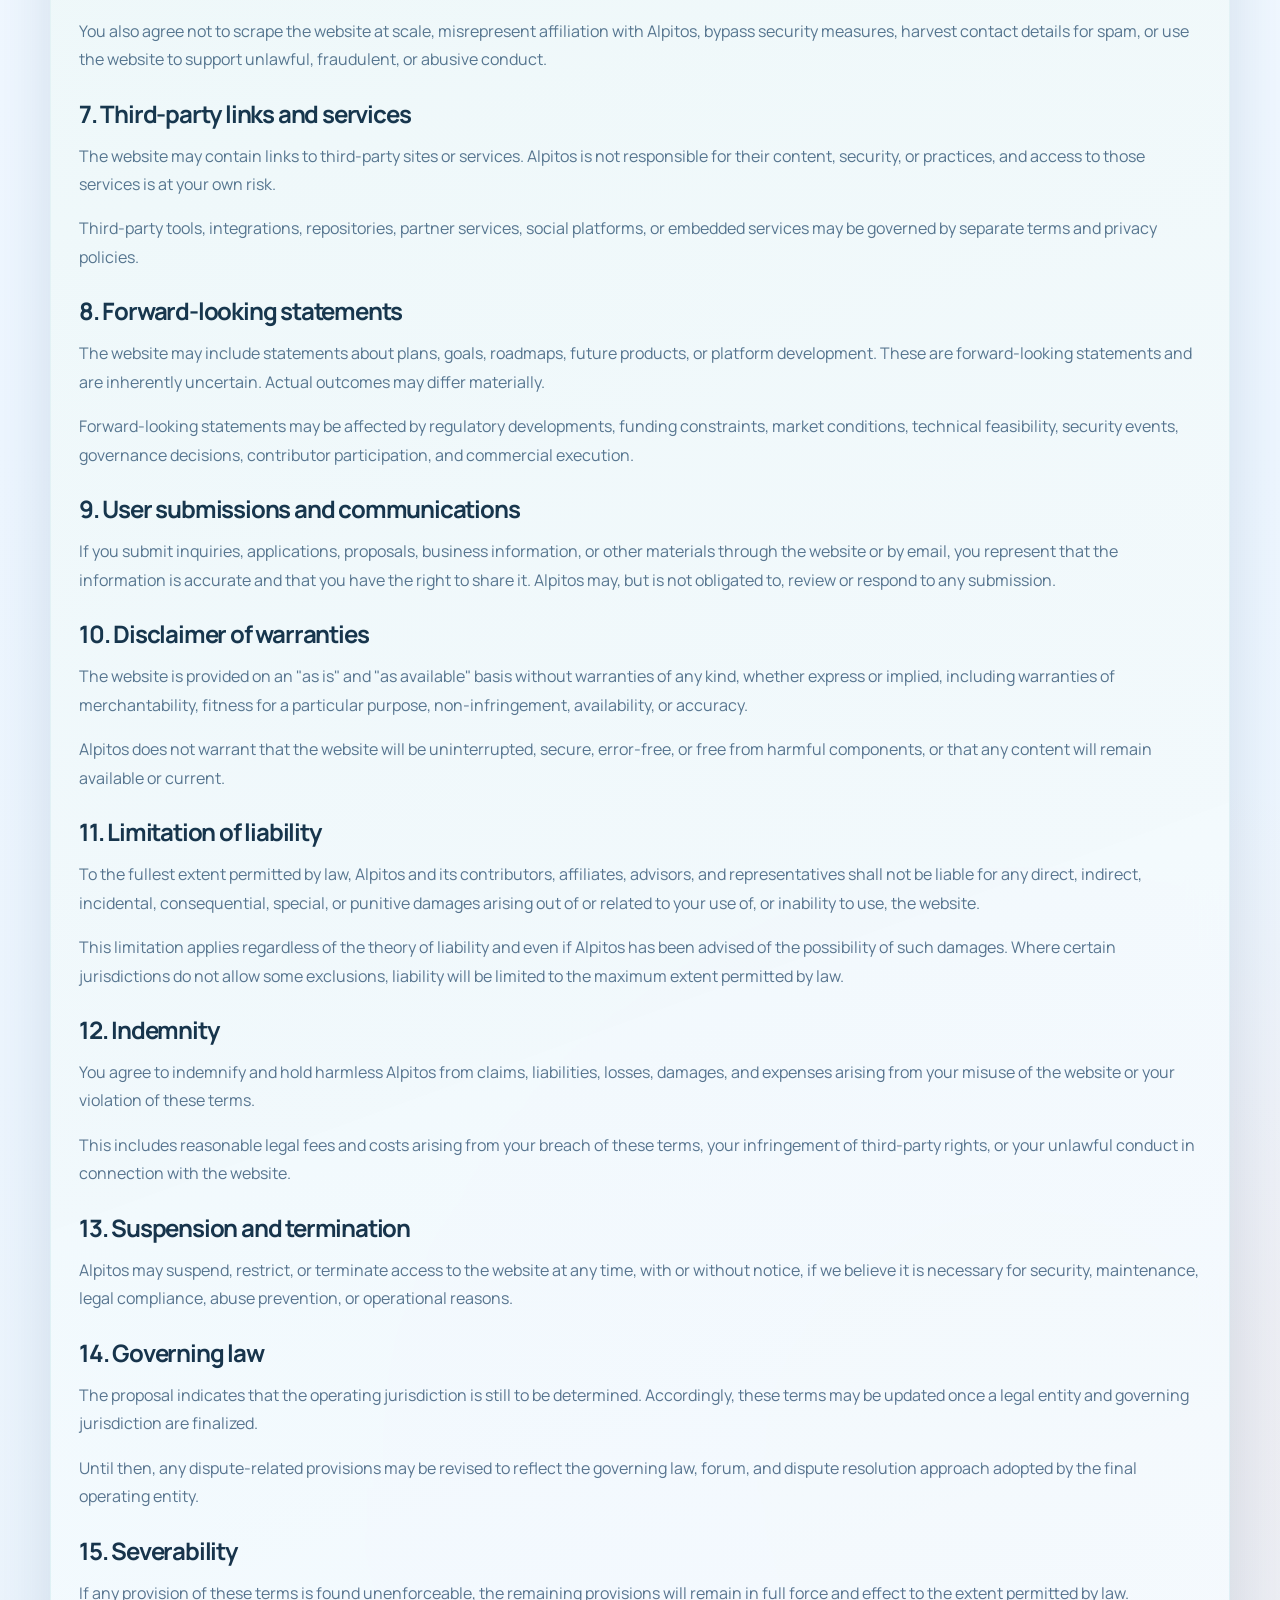
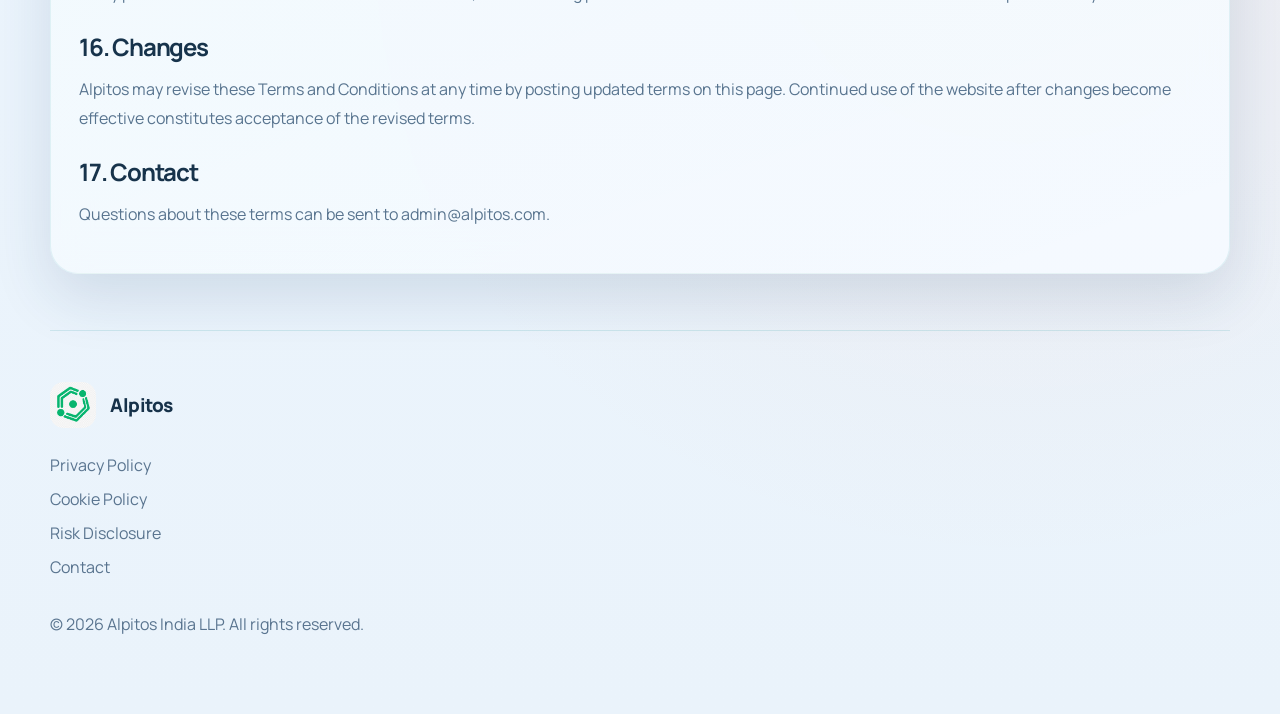
<file: terms-and-conditions.html>
<!DOCTYPE html>
<html lang="en">
  <head>
    <meta charset="UTF-8" />
    <meta name="viewport" content="width=device-width, initial-scale=1.0" />
    <title>Terms and Conditions | Alpitos</title>
    <meta
      name="description"
      content="Read the Alpitos terms and conditions for use of alpitos.com, intellectual property, disclaimers, and limitations of liability."
    />
    <link rel="icon" href="favicon.ico" sizes="any" />
    <link rel="icon" type="image/png" sizes="32x32" href="favicon-32x32.png" />
    <link rel="icon" type="image/png" sizes="16x16" href="favicon-16x16.png" />
    <link rel="apple-touch-icon" sizes="180x180" href="apple-touch-icon.png" />
    <link rel="preconnect" href="https://fonts.googleapis.com" />
    <link rel="preconnect" href="https://fonts.gstatic.com" crossorigin />
    <link
      href="https://fonts.googleapis.com/css2?family=Instrument+Serif:ital@0;1&family=Manrope:wght@400;500;600;700;800&display=swap"
      rel="stylesheet"
    />
    <link rel="stylesheet" href="styles.css" />
    <script defer src="script.js"></script>
  </head>
  <body>
    <div class="page-shell">
      <header class="site-header">
        <a class="brand" href="index.html" aria-label="Alpitos home">
          <span class="brand-mark">A</span>
          <span class="brand-text">Alpitos</span>
        </a>
        <button class="nav-toggle" type="button" aria-expanded="false" aria-controls="site-nav">
          Menu
        </button>
        <nav id="site-nav" class="site-nav">
          <a href="https://apps.alpitos.com" target="_blank" rel="noreferrer">Apps</a>
          <a href="about.html">About</a>
          <a href="ecosystem.html">Ecosystem</a>
          <a href="roadmap.html">Roadmap</a>
          <a href="contact.html">Contact</a>
          <a class="nav-cta" href="terms-and-conditions.html">Legal</a>
        </nav>
      </header>

      <main class="page-main">
        <section class="page-hero">
          <p class="eyebrow">Terms and Conditions</p>
          <h1>Terms governing use of alpitos.com.</h1>
          <p class="lead">Effective date: March 20, 2026</p>
        </section>

        <section class="legal-copy">
          <h2>1. Acceptance of terms</h2>
          <p>
            By accessing or using alpitos.com, you agree to these Terms and Conditions. If you do
            not agree, you should not use the website.
          </p>
          <p>
            These terms form a legally binding agreement between you and Alpitos regarding website
            access and informational interactions. If you use the website on behalf of an entity,
            you represent that you have authority to bind that entity to these terms.
          </p>

          <h2>2. Informational purpose</h2>
          <p>
            The website is provided for general informational purposes regarding the Alpitos
            project, its proposal, and related ecosystem concepts. Content on this website does not
            constitute legal, financial, investment, tax, or regulatory advice.
          </p>
          <p>
            Website content may include summaries, preliminary concepts, drafts, roadmap items,
            target allocations, or strategic intentions derived from proposal materials. Such
            content is subject to change without notice.
          </p>

          <h2>3. No offer or solicitation</h2>
          <p>
            Nothing on this website constitutes an offer to sell, a solicitation to buy, or a
            recommendation regarding any security, financial instrument, regulated product, or
            business opportunity. Availability of future features may depend on legal review, jurisdictional
            limits, and regulatory approvals.
          </p>
          <p>
            No statement on this website should be interpreted as promising investment return,
            regulatory approval, guaranteed access, governance rights, or availability of future
            services in any jurisdiction.
          </p>

          <h2>4. Eligibility and compliance</h2>
          <p>
            You are responsible for ensuring that your use of the website and any interaction with
            Alpitos complies with the laws and regulations applicable to you. Access to certain
            services, if launched, may be restricted in some jurisdictions.
          </p>
          <p>
            You may not use the website if your access would violate sanctions, export controls,
            anti-money laundering requirements, or any other applicable legal restrictions.
          </p>

          <h2>5. Intellectual property</h2>
          <p>
            Unless otherwise stated, the website content, branding, text, graphics, layout, and
            materials are owned by or licensed to Alpitos and are protected by applicable
            intellectual property laws. You may not reproduce, distribute, or exploit them without
            prior written permission except as permitted by law.
          </p>
          <p>
            Any feedback, suggestions, or ideas you provide may be used by Alpitos without
            obligation, restriction, or compensation unless otherwise agreed in writing.
          </p>

          <h2>6. Acceptable use</h2>
          <p>
            You agree not to misuse the website, interfere with its operation, attempt unauthorized
            access, transmit malicious code, or use the website in a way that could harm Alpitos or
            other users.
          </p>
          <p>
            You also agree not to scrape the website at scale, misrepresent affiliation with
            Alpitos, bypass security measures, harvest contact details for spam, or use the website
            to support unlawful, fraudulent, or abusive conduct.
          </p>

          <h2>7. Third-party links and services</h2>
          <p>
            The website may contain links to third-party sites or services. Alpitos is not
            responsible for their content, security, or practices, and access to those services is
            at your own risk.
          </p>
          <p>
            Third-party tools, integrations, repositories, partner services, social platforms, or
            embedded services may be governed by separate terms and privacy policies.
          </p>

          <h2>8. Forward-looking statements</h2>
          <p>
            The website may include statements about plans, goals, roadmaps, future products, or
            platform development. These are forward-looking statements and are
            inherently uncertain. Actual outcomes may differ materially.
          </p>
          <p>
            Forward-looking statements may be affected by regulatory developments, funding
            constraints, market conditions, technical feasibility, security events, governance
            decisions, contributor participation, and commercial execution.
          </p>

          <h2>9. User submissions and communications</h2>
          <p>
            If you submit inquiries, applications, proposals, business information, or other
            materials through the website or by email, you represent that the information is
            accurate and that you have the right to share it. Alpitos may, but is not obligated to,
            review or respond to any submission.
          </p>

          <h2>10. Disclaimer of warranties</h2>
          <p>
            The website is provided on an "as is" and "as available" basis without warranties of
            any kind, whether express or implied, including warranties of merchantability, fitness
            for a particular purpose, non-infringement, availability, or accuracy.
          </p>
          <p>
            Alpitos does not warrant that the website will be uninterrupted, secure, error-free, or
            free from harmful components, or that any content will remain available or current.
          </p>

          <h2>11. Limitation of liability</h2>
          <p>
            To the fullest extent permitted by law, Alpitos and its contributors, affiliates,
            advisors, and representatives shall not be liable for any direct, indirect, incidental,
            consequential, special, or punitive damages arising out of or related to your use of,
            or inability to use, the website.
          </p>
          <p>
            This limitation applies regardless of the theory of liability and even if Alpitos has
            been advised of the possibility of such damages. Where certain jurisdictions do not
            allow some exclusions, liability will be limited to the maximum extent permitted by law.
          </p>

          <h2>12. Indemnity</h2>
          <p>
            You agree to indemnify and hold harmless Alpitos from claims, liabilities, losses,
            damages, and expenses arising from your misuse of the website or your violation of these
            terms.
          </p>
          <p>
            This includes reasonable legal fees and costs arising from your breach of these terms,
            your infringement of third-party rights, or your unlawful conduct in connection with the
            website.
          </p>

          <h2>13. Suspension and termination</h2>
          <p>
            Alpitos may suspend, restrict, or terminate access to the website at any time, with or
            without notice, if we believe it is necessary for security, maintenance, legal
            compliance, abuse prevention, or operational reasons.
          </p>

          <h2>14. Governing law</h2>
          <p>
            The proposal indicates that the operating jurisdiction is still to be determined.
            Accordingly, these terms may be updated once a legal entity and governing jurisdiction
            are finalized.
          </p>
          <p>
            Until then, any dispute-related provisions may be revised to reflect the governing law,
            forum, and dispute resolution approach adopted by the final operating entity.
          </p>

          <h2>15. Severability</h2>
          <p>
            If any provision of these terms is found unenforceable, the remaining provisions will
            remain in full force and effect to the extent permitted by law.
          </p>

          <h2>16. Changes</h2>
          <p>
            Alpitos may revise these Terms and Conditions at any time by posting updated terms on
            this page. Continued use of the website after changes become effective constitutes
            acceptance of the revised terms.
          </p>

          <h2>17. Contact</h2>
          <p>
            Questions about these terms can be sent to
            <a href="mailto:admin@alpitos.com">admin@alpitos.com</a>.
          </p>
        </section>
      </main>

      <footer class="site-footer">
        <div>
          <a class="brand footer-brand" href="index.html">
            <span class="brand-mark">A</span>
            <span class="brand-text">Alpitos</span>
          </a>
        </div>
        <div class="footer-links">
          <a href="privacy-policy.html">Privacy Policy</a>
          <a href="cookie-policy.html">Cookie Policy</a>
          <a href="risk-disclosure.html">Risk Disclosure</a>
          <a href="contact.html">Contact</a>
        </div>
        <p class="footer-note">&copy; <span id="current-year"></span> Alpitos India LLP. All rights reserved.</p>
      </footer>
    </div>
  </body>
</html>
</file>
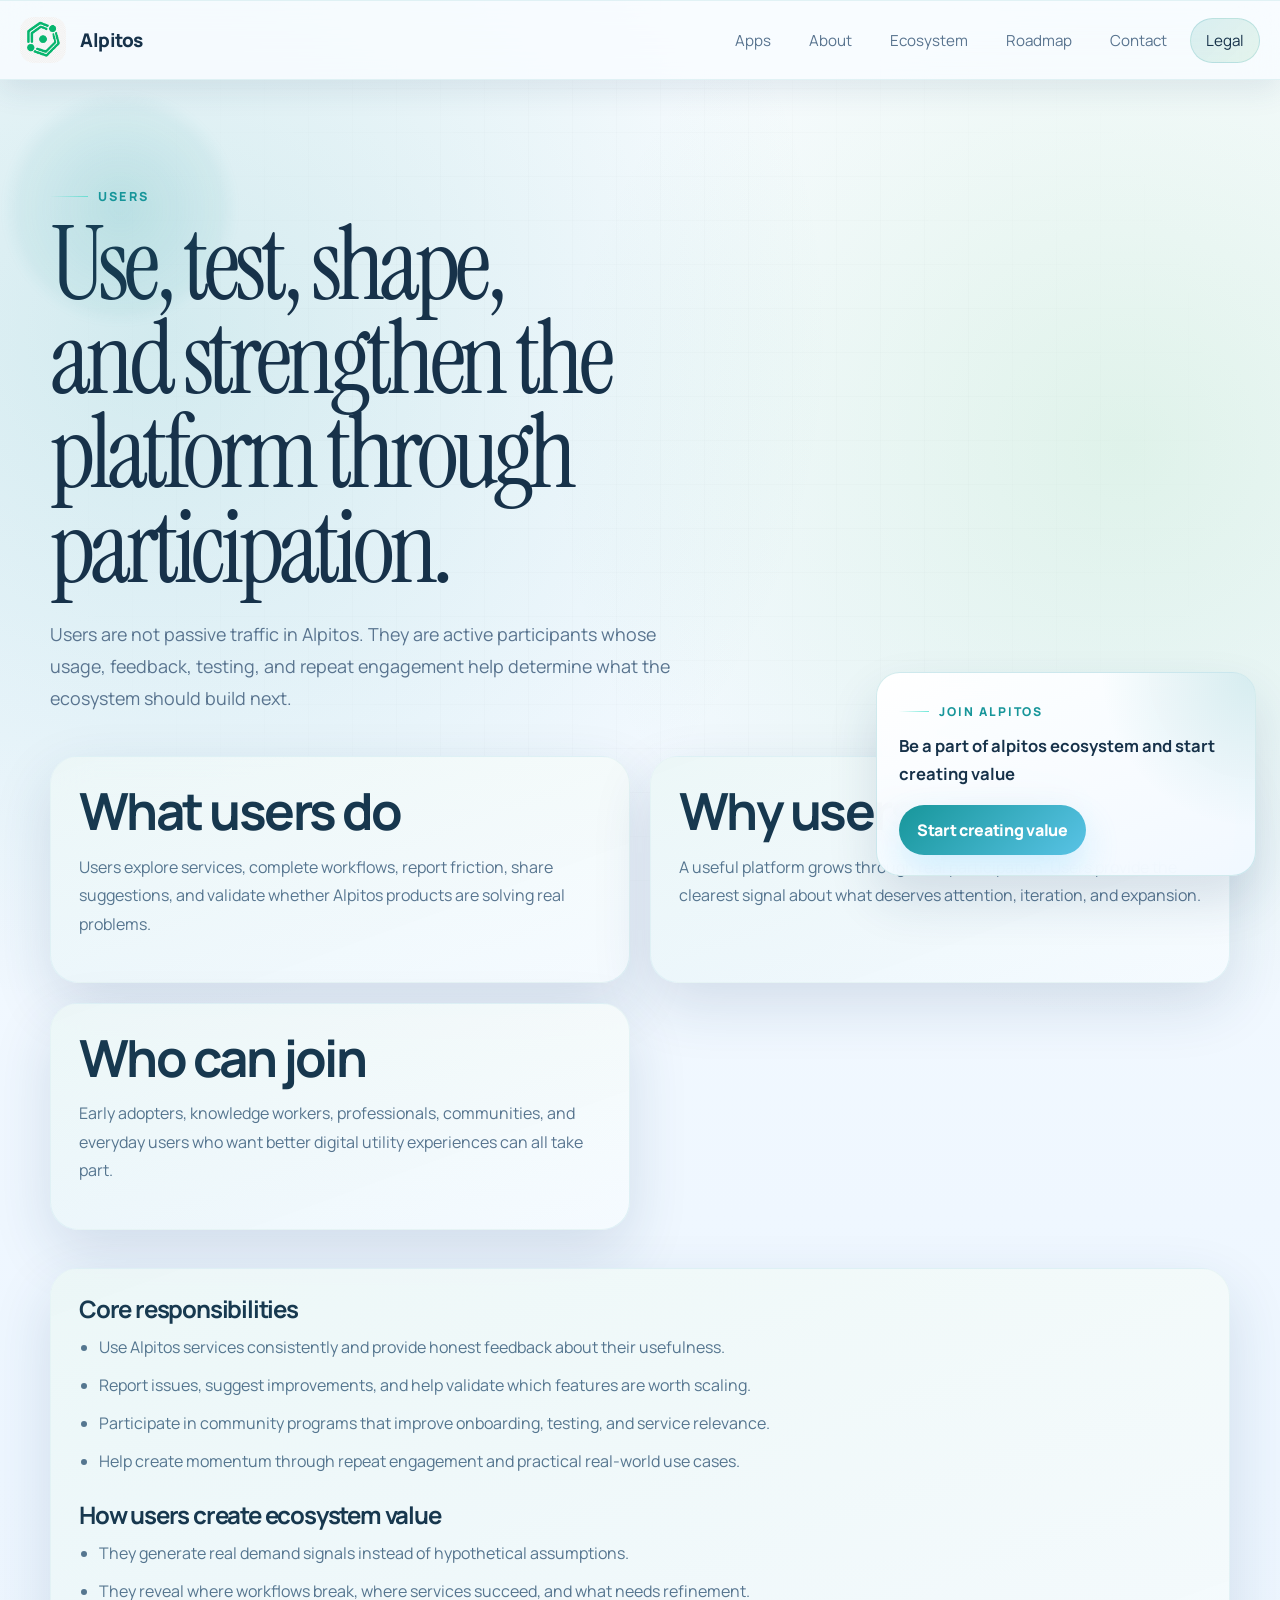
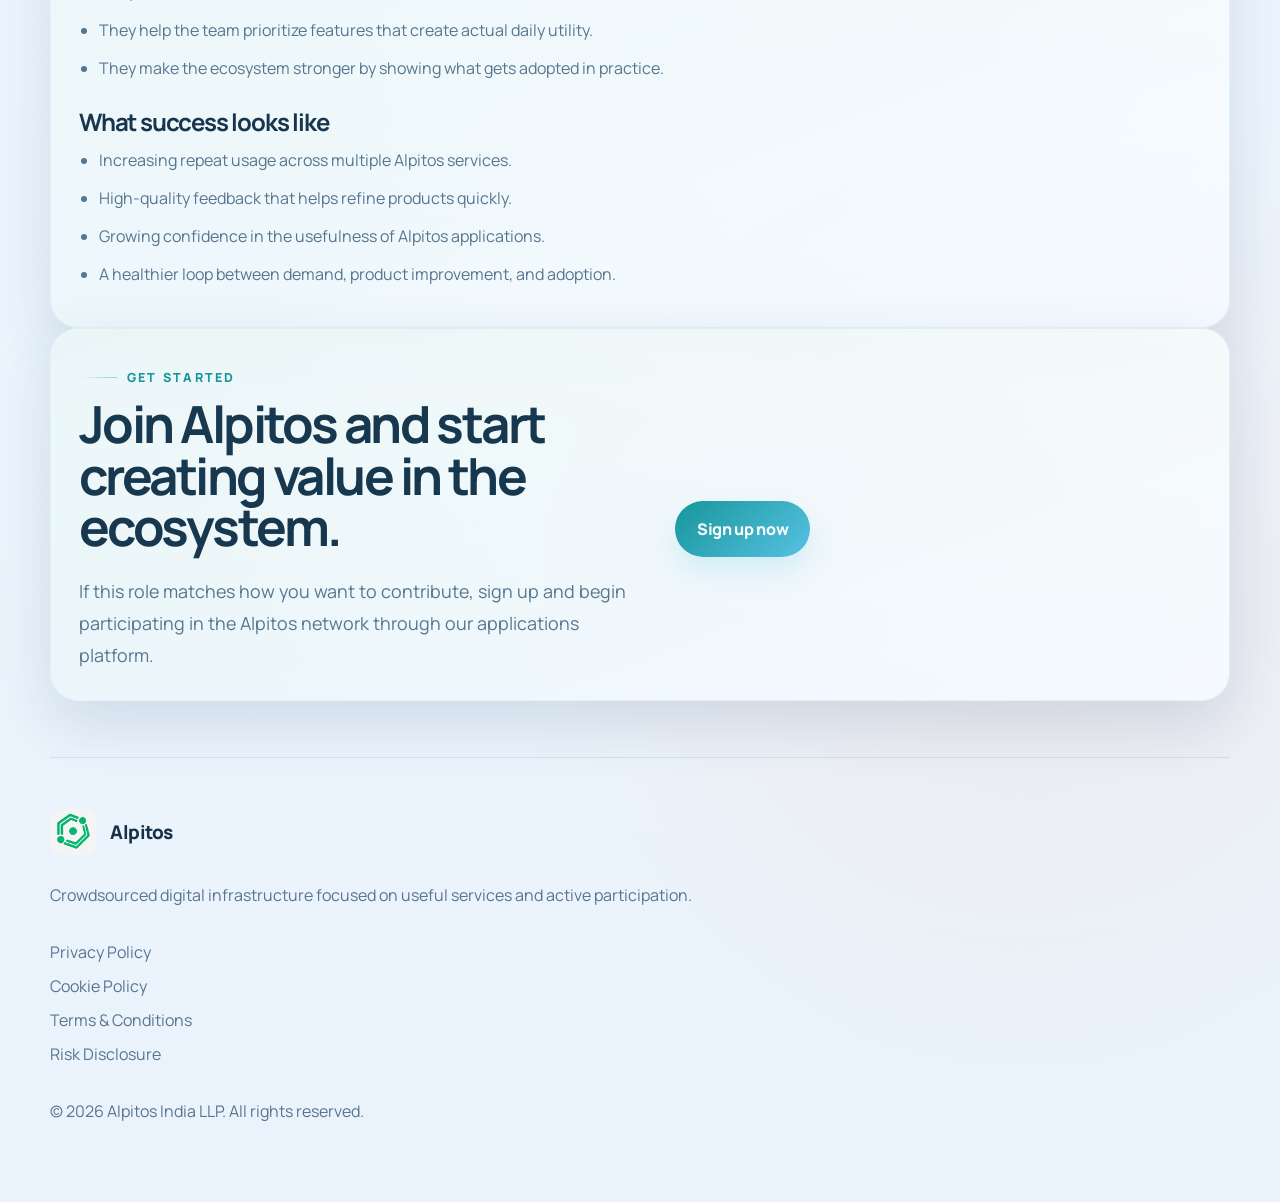
<file: users.html>
<!DOCTYPE html>
<html lang="en">
  <head>
    <meta charset="UTF-8" />
    <meta name="viewport" content="width=device-width, initial-scale=1.0" />
    <title>Users at Alpitos</title>
    <meta
      name="description"
      content="Learn how users create value inside the Alpitos ecosystem and how to join the community."
    />
    <link rel="icon" href="favicon.ico" sizes="any" />
    <link rel="icon" type="image/png" sizes="32x32" href="favicon-32x32.png" />
    <link rel="icon" type="image/png" sizes="16x16" href="favicon-16x16.png" />
    <link rel="apple-touch-icon" sizes="180x180" href="apple-touch-icon.png" />
    <link rel="preconnect" href="https://fonts.googleapis.com" />
    <link rel="preconnect" href="https://fonts.gstatic.com" crossorigin />
    <link
      href="https://fonts.googleapis.com/css2?family=Instrument+Serif:ital@0;1&family=Manrope:wght@400;500;600;700;800&display=swap"
      rel="stylesheet"
    />
    <link rel="stylesheet" href="styles.css" />
    <script defer src="script.js"></script>
  </head>
  <body>
    <div class="page-shell">
      <header class="site-header">
        <a class="brand" href="index.html" aria-label="Alpitos home">
          <span class="brand-mark">A</span>
          <span class="brand-text">Alpitos</span>
        </a>
        <button class="nav-toggle" type="button" aria-expanded="false" aria-controls="site-nav">
          Menu
        </button>
        <nav id="site-nav" class="site-nav">
          <a href="https://apps.alpitos.com" target="_blank" rel="noreferrer">Apps</a>
          <a href="about.html">About</a>
          <a href="ecosystem.html">Ecosystem</a>
          <a href="roadmap.html">Roadmap</a>
          <a href="contact.html">Contact</a>
          <a class="nav-cta" href="terms-and-conditions.html">Legal</a>
        </nav>
      </header>

      <main class="page-main">
        <section class="page-hero">
          <p class="eyebrow">Users</p>
          <h1>Use, test, shape, and strengthen the platform through participation.</h1>
          <p class="lead">
            Users are not passive traffic in Alpitos. They are active participants whose usage, feedback, testing, and repeat engagement help determine what the ecosystem should build next.
          </p>
        </section>

        <section class="content-grid">
          <article class="content-card">
            <h2>What users do</h2>
            <p>Users explore services, complete workflows, report friction, share suggestions, and validate whether Alpitos products are solving real problems.</p>
          </article>
          <article class="content-card">
            <h2>Why users matter</h2>
            <p>A useful platform grows through real participation. Users provide the clearest signal about what deserves attention, iteration, and expansion.</p>
          </article>
          <article class="content-card">
            <h2>Who can join</h2>
            <p>Early adopters, knowledge workers, professionals, communities, and everyday users who want better digital utility experiences can all take part.</p>
          </article>
        </section>

        <section class="legal-copy">
          <h2>Core responsibilities</h2>
          <ul>
<li>Use Alpitos services consistently and provide honest feedback about their usefulness.</li>
            <li>Report issues, suggest improvements, and help validate which features are worth scaling.</li>
            <li>Participate in community programs that improve onboarding, testing, and service relevance.</li>
            <li>Help create momentum through repeat engagement and practical real-world use cases.</li>
          </ul>
          <h2>How users create ecosystem value</h2>
          <ul>
<li>They generate real demand signals instead of hypothetical assumptions.</li>
            <li>They reveal where workflows break, where services succeed, and what needs refinement.</li>
            <li>They help the team prioritize features that create actual daily utility.</li>
            <li>They make the ecosystem stronger by showing what gets adopted in practice.</li>
          </ul>
          <h2>What success looks like</h2>
          <ul>
<li>Increasing repeat usage across multiple Alpitos services.</li>
            <li>High-quality feedback that helps refine products quickly.</li>
            <li>Growing confidence in the usefulness of Alpitos applications.</li>
            <li>A healthier loop between demand, product improvement, and adoption.</li>
          </ul>
        </section>

        <section class="cta-panel">
          <div>
            <p class="eyebrow">Get started</p>
            <h2>Join Alpitos and start creating value in the ecosystem.</h2>
            <p class="lead">
              If this role matches how you want to contribute, sign up and begin participating in the
              Alpitos network through our applications platform.
            </p>
          </div>
          <div class="hero-actions">
            <a class="button primary" href="https://apps.alpitos.com/signup" target="_blank" rel="noreferrer">Sign up now</a>
          </div>
        </section>
      </main>

      <footer class="site-footer">
        <div>
          <a class="brand footer-brand" href="index.html">
            <span class="brand-mark">A</span>
            <span class="brand-text">Alpitos</span>
          </a>
          <p class="footer-copy">Crowdsourced digital infrastructure focused on useful services and active participation.</p>
        </div>
        <div class="footer-links">
          <a href="privacy-policy.html">Privacy Policy</a>
          <a href="cookie-policy.html">Cookie Policy</a>
          <a href="terms-and-conditions.html">Terms & Conditions</a>
          <a href="risk-disclosure.html">Risk Disclosure</a>
        </div>
        <p class="footer-note">&copy; <span id="current-year"></span> Alpitos India LLP. All rights reserved.</p>
      </footer>
    </div>
  </body>
</html>
</file>
<file: styles.css>
:root {
  --bg: #edf6ff;
  --bg-2: #f6fbff;
  --bg-3: #dcecff;
  --surface: rgba(255, 255, 255, 0.82);
  --surface-strong: rgba(248, 252, 255, 0.96);
  --surface-soft: rgba(12, 116, 136, 0.05);
  --text: #17324a;
  --muted: #59748f;
  --line: rgba(23, 150, 154, 0.14);
  --accent: #17969a;
  --accent-2: #57c26a;
  --accent-3: #ff8f6b;
  --shadow: 0 22px 60px rgba(28, 64, 104, 0.14);
  --radius: 28px;
  --max: 1180px;
  --ease: 260ms cubic-bezier(0.22, 1, 0.36, 1);
}

*,
*::before,
*::after {
  box-sizing: border-box;
}

html {
  scroll-behavior: smooth;
}

body {
  margin: 0;
  min-height: 100vh;
  color: var(--text);
  font-family: "Manrope", sans-serif;
  background:
    radial-gradient(circle at 12% 12%, rgba(23, 150, 154, 0.16), transparent 25%),
    radial-gradient(circle at 88% 16%, rgba(87, 194, 106, 0.14), transparent 22%),
    radial-gradient(circle at 80% 78%, rgba(255, 143, 107, 0.1), transparent 22%),
    linear-gradient(180deg, #f9fcff 0%, var(--bg) 52%, #eaf3fb 100%);
  overflow-x: hidden;
}

body::before {
  content: "";
  position: fixed;
  inset: 0;
  pointer-events: none;
  background:
    linear-gradient(rgba(23, 50, 74, 0.04) 1px, transparent 1px),
    linear-gradient(90deg, rgba(23, 50, 74, 0.04) 1px, transparent 1px);
  background-size: 44px 44px;
  mask-image: radial-gradient(circle at center, black 45%, transparent 88%);
  opacity: 0.3;
}

a {
  color: inherit;
  text-decoration: none;
}

img {
  display: block;
  max-width: 100%;
}

.page-shell {
  position: relative;
  width: min(calc(100% - 36px), var(--max));
  margin: 0 auto;
  padding: 0 0 48px;
}

.site-header,
.site-footer,
.feature-card,
.hero-card,
.content-card,
.split-banner,
.cta-panel,
.table-card,
.timeline-item,
.legal-copy,
.pillars article {
  backdrop-filter: blur(18px);
  -webkit-backdrop-filter: blur(18px);
}

.site-header {
  position: sticky;
  top: 0;
  z-index: 20;
  display: flex;
  align-items: center;
  justify-content: space-between;
  gap: 16px;
  width: 100vw;
  margin-left: calc(50% - 50vw);
  padding: 16px 20px;
  border: 1px solid rgba(23, 150, 154, 0.1);
  border-left: 0;
  border-right: 0;
  border-radius: 0;
  background: rgba(248, 252, 255, 0.84);
  box-shadow: 0 10px 30px rgba(28, 64, 104, 0.1);
}

.brand {
  display: inline-flex;
  align-items: center;
  gap: 14px;
  font-weight: 800;
  letter-spacing: -0.03em;
}

.brand-mark {
  display: block;
  width: 46px;
  height: 46px;
  border-radius: 14px;
  background: url("alpitos-logo.png") center / contain no-repeat;
  color: transparent;
  font-size: 0;
  line-height: 0;
  flex-shrink: 0;
}

.brand-text {
  display: inline-block;
  font-size: 1.18rem;
  color: var(--text);
}

.site-nav {
  display: flex;
  align-items: center;
  gap: 8px;
}

.site-nav a,
.nav-toggle {
  padding: 11px 15px;
  border-radius: 999px;
  font-size: 0.95rem;
  color: var(--muted);
  transition:
    color var(--ease),
    background var(--ease),
    transform var(--ease),
    border-color var(--ease);
}

.site-nav a:hover,
.nav-toggle:hover {
  color: var(--text);
  background: rgba(255, 255, 255, 0.06);
}

.nav-cta {
  border: 1px solid rgba(23, 150, 154, 0.18);
  background: linear-gradient(135deg, rgba(23, 150, 154, 0.14), rgba(87, 194, 106, 0.12));
  color: var(--text) !important;
}

.nav-toggle {
  display: none;
  border: 0;
  background: transparent;
  font: inherit;
  cursor: pointer;
}

.hero,
.page-hero {
  position: relative;
  padding: 96px 0 42px;
}

.hero::before,
.page-hero::before {
  content: "";
  position: absolute;
  inset: 18px auto auto -40px;
  width: 220px;
  height: 220px;
  border-radius: 50%;
  background: radial-gradient(circle, rgba(23, 150, 154, 0.16), rgba(23, 150, 154, 0));
  filter: blur(6px);
  pointer-events: none;
}

.hero-grid {
  display: grid;
  grid-template-columns: minmax(0, 1.15fr) minmax(320px, 0.85fr);
  gap: 30px;
  align-items: center;
}

h1,
h2,
h3 {
  margin: 0;
  letter-spacing: -0.05em;
}

h1 {
  max-width: 10ch;
  font-family: "Instrument Serif", serif;
  font-size: clamp(4rem, 8vw, 6.8rem);
  line-height: 0.92;
  font-weight: 400;
}

.page-hero h1 {
  max-width: 12ch;
}

h2 {
  font-size: clamp(2.2rem, 4vw, 3.4rem);
  line-height: 1;
}

h3 {
  font-size: 1.18rem;
  margin-bottom: 10px;
}

.eyebrow,
.card-label {
  display: inline-flex;
  align-items: center;
  gap: 10px;
  text-transform: uppercase;
  letter-spacing: 0.18em;
  font-size: 0.78rem;
  color: var(--accent);
  font-weight: 800;
}

.eyebrow::before,
.card-label::before {
  content: "";
  width: 38px;
  height: 1px;
  background: linear-gradient(90deg, rgba(111, 231, 216, 0), rgba(111, 231, 216, 0.95));
}

.lead,
.feature-card p,
.content-card p,
.legal-copy p,
.timeline-item li,
.footer-copy,
.footer-note,
.stack-list div,
.metric-list span,
.pillars p,
th,
td {
  color: var(--muted);
  line-height: 1.78;
  font-size: 1rem;
}

.lead {
  max-width: 58ch;
  margin: 24px 0 0;
  font-size: 1.12rem;
}

.hero-actions {
  display: flex;
  flex-wrap: wrap;
  gap: 14px;
  margin-top: 30px;
}

.button {
  display: inline-flex;
  align-items: center;
  justify-content: center;
  min-height: 56px;
  padding: 0 22px;
  border-radius: 999px;
  font-weight: 800;
  letter-spacing: -0.02em;
  transition:
    transform var(--ease),
    box-shadow var(--ease),
    background var(--ease),
    border-color var(--ease);
}

.button:hover {
  transform: translateY(-2px);
}

.button.primary {
  background: linear-gradient(135deg, var(--accent), #59c3e6);
  color: #ffffff;
  box-shadow: 0 14px 28px rgba(89, 195, 230, 0.2);
}

.button.secondary {
  border: 1px solid rgba(23, 150, 154, 0.14);
  background: rgba(255, 255, 255, 0.72);
  color: var(--text);
}

.hero-card,
.feature-card,
.content-card,
.split-banner,
.cta-panel,
.table-card,
.timeline-item,
.legal-copy,
.pillars article {
  position: relative;
  border: 1px solid rgba(23, 150, 154, 0.1);
  border-radius: var(--radius);
  background: linear-gradient(180deg, rgba(255, 255, 255, 0.92), rgba(245, 250, 255, 0.92));
  box-shadow: var(--shadow);
  overflow: hidden;
}

.hero-card::before,
.feature-card::before,
.content-card::before,
.split-banner::before,
.cta-panel::before,
.table-card::before,
.timeline-item::before,
.legal-copy::before,
.pillars article::before {
  content: "";
  position: absolute;
  inset: 0;
  background: linear-gradient(160deg, rgba(23, 150, 154, 0.08), rgba(255, 255, 255, 0));
  pointer-events: none;
}

.hero-card {
  padding: 30px;
  min-height: 460px;
  display: grid;
  align-content: end;
}

.hero-card::after {
  content: "";
  position: absolute;
  top: 34px;
  right: 34px;
  width: 180px;
  aspect-ratio: 0.76;
  border-radius: 34px;
  background:
    radial-gradient(circle at 30% 22%, rgba(255, 255, 255, 0.44), rgba(255, 255, 255, 0) 28%),
    linear-gradient(180deg, rgba(23, 150, 154, 0.24), rgba(89, 195, 230, 0.1) 58%, rgba(220, 236, 255, 0.4));
  border: 1px solid rgba(23, 150, 154, 0.12);
  box-shadow:
    inset 0 1px 0 rgba(255, 255, 255, 0.5),
    0 16px 40px rgba(28, 64, 104, 0.12);
  transform: rotate(10deg);
}

.hero-card .card-label,
.hero-card .metric-list {
  position: relative;
  z-index: 1;
}

.metric-list {
  list-style: none;
  padding: 0;
  margin: 20px 0 0;
  display: grid;
  gap: 18px;
}

.metric-list li,
.allocation-card div,
.allocation-card a {
  display: grid;
  gap: 6px;
}

.metric-list strong,
.allocation-card strong {
  font-size: 1.05rem;
  color: var(--text);
}

.section,
.legal-copy,
.timeline {
  margin-top: 38px;
}

.section-heading {
  margin-bottom: 20px;
}

.feature-grid,
.content-grid,
.pillars {
  display: grid;
  gap: 20px;
}

.feature-grid {
  grid-template-columns: repeat(3, minmax(0, 1fr));
}

.content-grid {
  grid-template-columns: repeat(2, minmax(0, 1fr));
}

.feature-card,
.content-card,
.pillars article,
.timeline-item,
.legal-copy,
.split-banner,
.cta-panel,
.table-card {
  padding: 28px;
}

.feature-card:hover,
.content-card:hover,
.pillars article:hover,
.timeline-item:hover {
  transform: translateY(-4px);
  transition: transform var(--ease), border-color var(--ease);
  border-color: rgba(23, 150, 154, 0.24);
}

.spotlight {
  position: relative;
  overflow: hidden;
}

.pillars {
  grid-template-columns: repeat(3, minmax(0, 1fr));
}

.pillars article span,
.timeline-badge {
  display: inline-flex;
  align-items: center;
  justify-content: center;
  min-width: 78px;
  min-height: 36px;
  padding: 0 14px;
  border-radius: 999px;
  background: rgba(111, 231, 216, 0.12);
  background: rgba(23, 150, 154, 0.1);
  color: var(--accent);
  font-weight: 800;
  margin-bottom: 18px;
}

.tag-cloud {
  display: flex;
  flex-wrap: wrap;
  gap: 12px;
}

.tag-cloud span {
  padding: 12px 16px;
  border-radius: 999px;
  border: 1px solid rgba(23, 150, 154, 0.12);
  background: rgba(255, 255, 255, 0.74);
  color: var(--text);
  box-shadow: 0 10px 24px rgba(28, 64, 104, 0.08);
}

.split-banner,
.cta-panel {
  display: grid;
  grid-template-columns: minmax(0, 1fr) minmax(280px, 0.92fr);
  gap: 24px;
  align-items: center;
}

.allocation-card,
.stack-list {
  display: grid;
  gap: 14px;
}

.allocation-card {
  grid-template-columns: repeat(2, minmax(0, 1fr));
}

.allocation-card div,
.allocation-card a,
.stack-list div {
  padding: 18px 18px;
  border-radius: 18px;
  background: rgba(255, 255, 255, 0.72);
  border: 1px solid rgba(23, 150, 154, 0.1);
}

.allocation-card a {
  transition: transform var(--ease), border-color var(--ease), background var(--ease);
}

.allocation-card a:hover {
  transform: translateY(-3px);
  border-color: rgba(23, 150, 154, 0.24);
  background: rgba(255, 255, 255, 0.92);
}

.allocation-card span {
  color: var(--muted);
}

.table-card {
  overflow-x: auto;
}

table {
  width: 100%;
  border-collapse: collapse;
}

th,
td {
  padding: 14px 12px;
  text-align: left;
  border-bottom: 1px solid rgba(23, 150, 154, 0.08);
}

th {
  color: var(--accent);
  font-size: 0.82rem;
  text-transform: uppercase;
  letter-spacing: 0.14em;
}

.timeline {
  display: grid;
  gap: 18px;
}

.timeline-item {
  display: grid;
  grid-template-columns: 120px minmax(0, 1fr);
  gap: 22px;
}

.timeline-item ul {
  margin: 16px 0 0;
  padding-left: 18px;
}

.page-main {
  padding-bottom: 12px;
}

.legal-copy h2 {
  margin-top: 28px;
  font-size: 1.5rem;
}

.legal-copy h2:first-child {
  margin-top: 0;
}

.legal-copy ul {
  margin: 12px 0 0;
  padding-left: 20px;
}

.legal-copy li {
  margin-bottom: 10px;
  color: var(--muted);
  line-height: 1.76;
}


.site-footer {
  margin-top: 44px;
  display: grid;
  gap: 16px;
  padding: 34px 0 12px;
  border-top: 1px solid rgba(23, 150, 154, 0.14);
  border-right: 0;
  border-bottom: 0;
  border-left: 0;
  border-radius: 0;
  background: transparent;
  box-shadow: none;
  backdrop-filter: none;
  -webkit-backdrop-filter: none;
}

.footer-brand {
  margin-bottom: 10px;
}

.footer-links {
  display: flex;
  flex-direction: column;
  align-items: flex-start;
  gap: 12px;
}

.footer-links a {
  color: var(--muted);
}

.footer-links a:hover {
  color: var(--accent);
}

.page-transition {
  position: fixed;
  inset: 0;
  z-index: 999;
  pointer-events: none;
  background:
    radial-gradient(circle at 22% 18%, rgba(23, 150, 154, 0.18), transparent 24%),
    linear-gradient(135deg, rgba(248, 252, 255, 0.98), rgba(220, 236, 255, 0.98));
  opacity: 0;
  transform: translateY(100%);
  transition:
    opacity 420ms cubic-bezier(0.7, 0, 0.2, 1),
    transform 420ms cubic-bezier(0.7, 0, 0.2, 1);
}

body.is-transitioning .page-transition {
  opacity: 1;
  transform: translateY(0);
}

main > section,
main > .content-grid,
main > .feature-grid,
main > .legal-copy,
main > .timeline {
  opacity: 0;
  transform: translateY(24px);
  transition:
    opacity 560ms cubic-bezier(0.22, 1, 0.36, 1),
    transform 560ms cubic-bezier(0.22, 1, 0.36, 1);
}

body.is-ready main > section,
body.is-ready main > .content-grid,
body.is-ready main > .feature-grid,
body.is-ready main > .legal-copy,
body.is-ready main > .timeline {
  opacity: 1;
  transform: translateY(0);
}

body.is-ready main > *:nth-child(2) {
  transition-delay: 70ms;
}

body.is-ready main > *:nth-child(3) {
  transition-delay: 130ms;
}

body.is-ready main > *:nth-child(4) {
  transition-delay: 190ms;
}

body.is-ready main > *:nth-child(5) {
  transition-delay: 250ms;
}

body.is-ready main > *:nth-child(6) {
  transition-delay: 310ms;
}

@media (prefers-reduced-motion: reduce) {
  html {
    scroll-behavior: auto;
  }

  *,
  *::before,
  *::after {
    animation: none !important;
    transition: none !important;
  }

  .page-transition {
    display: none;
  }
}

@media (max-width: 960px) {
  .hero-grid,
  .feature-grid,
  .pillars,
  .split-banner,
  .cta-panel,
  .timeline-item,
  .content-grid {
    grid-template-columns: 1fr;
  }

  h1 {
    max-width: 12ch;
  }

  .hero-card {
    min-height: 360px;
  }
}

@media (max-width: 760px) {
  .page-shell {
    width: min(calc(100% - 20px), var(--max));
    padding-top: 0;
  }

  .site-header {
    align-items: flex-start;
    border-radius: 0;
    padding: 14px;
  }

  .brand-mark {
    width: 42px;
    height: 42px;
  }

  .brand-text {
    font-size: 1.08rem;
  }

  .nav-toggle {
    display: inline-flex;
    margin-left: auto;
  }

  .site-nav {
    display: none;
    width: 100%;
    flex-direction: column;
    align-items: stretch;
    padding-top: 8px;
  }

  .site-nav.open {
    display: flex;
  }

  .site-nav a {
    text-align: center;
  }

  .hero,
  .page-hero {
    padding-top: 54px;
  }

  h1 {
    font-size: clamp(3rem, 15vw, 5rem);
  }

  .allocation-card {
    grid-template-columns: 1fr;
  }

  .hero-card::after {
    width: 130px;
    border-radius: 26px;
    right: 24px;
  }
}


.global-cta {
  position: fixed;
  right: 24px;
  bottom: 24px;
  z-index: 40;
  width: min(380px, calc(100vw - 28px));
  padding: 22px 22px 20px;
  border: 1px solid rgba(23, 150, 154, 0.18);
  border-radius: 24px;
  background: linear-gradient(160deg, rgba(255, 255, 255, 0.96), rgba(241, 248, 255, 0.96));
  box-shadow: 0 24px 50px rgba(28, 64, 104, 0.14);
  backdrop-filter: blur(18px);
  -webkit-backdrop-filter: blur(18px);
  overflow: hidden;
}

.global-cta::before {
  content: "";
  position: absolute;
  inset: 0;
  background: radial-gradient(circle at top right, rgba(23, 150, 154, 0.16), transparent 36%);
  pointer-events: none;
}

.global-cta > * {
  position: relative;
  z-index: 1;
}

.global-cta-label {
  display: inline-flex;
  align-items: center;
  gap: 10px;
  margin-bottom: 12px;
  color: var(--accent);
  font-size: 0.76rem;
  font-weight: 800;
  letter-spacing: 0.16em;
  text-transform: uppercase;
}

.global-cta-label::before {
  content: "";
  width: 30px;
  height: 1px;
  background: linear-gradient(90deg, rgba(111, 231, 216, 0), rgba(111, 231, 216, 1));
}

.global-cta-text {
  margin: 0;
  color: var(--text);
  font-size: 1.04rem;
  line-height: 1.65;
  font-weight: 700;
}

.global-cta-link {
  display: inline-flex;
  align-items: center;
  justify-content: center;
  min-height: 50px;
  margin-top: 18px;
  padding: 0 18px;
  border-radius: 999px;
  background: linear-gradient(135deg, var(--accent), #59c3e6);
  color: #ffffff;
  font-weight: 800;
  letter-spacing: -0.02em;
  box-shadow: 0 16px 34px rgba(86, 196, 245, 0.24);
  transition: transform var(--ease), box-shadow var(--ease);
}

.global-cta-link:hover {
  transform: translateY(-2px);
  box-shadow: 0 20px 38px rgba(89, 195, 230, 0.24);
}

@media (max-width: 760px) {
  .global-cta {
    right: 10px;
    bottom: 10px;
    left: 10px;
    width: auto;
    padding: 18px 18px 16px;
    border-radius: 20px;
  }

  .global-cta-text {
    font-size: 0.98rem;
  }

  .global-cta-link {
    width: 100%;
  }
}
</file>
